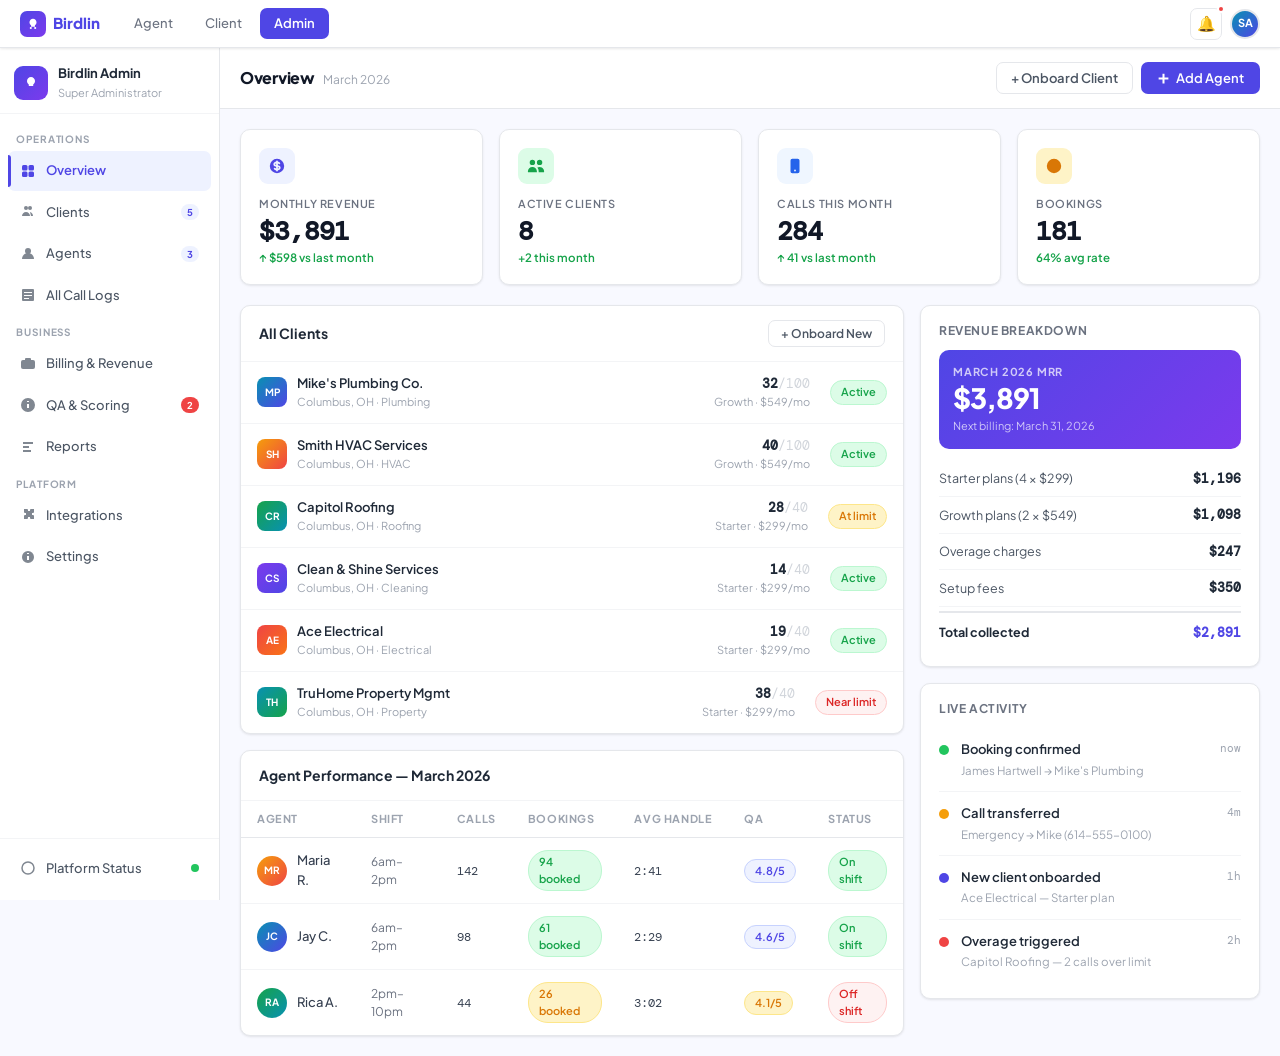
<file: admin_dashboard.html>
<!DOCTYPE html>
<html lang="en">
<head>
<meta charset="UTF-8"/>
<meta name="viewport" content="width=device-width,initial-scale=1.0"/>
<title>Admin Panel — Birdlin</title>
<link href="https://fonts.googleapis.com/css2?family=Plus+Jakarta+Sans:wght@400;500;600;700;800&family=DM+Mono:wght@400;500&display=swap" rel="stylesheet"/>
<link rel="stylesheet" href="assets/css/birdlin.css"/>
<script src="assets/js/birdlin.js"></script>
</head>
<body>

<!-- TOAST -->
<div id="toast"><span id="tmsg"></span></div>

<!-- TOP NAVIGATION -->
<div class="topnav">
  <a class="logo" href="login.html">
    <div class="logo-m"><svg viewBox="0 0 16 16"><path d="M8 2C5.8 2 4 3.8 4 6c0 1.4.7 2.6 1.8 3.4V11h4.4V9.4C11.3 8.6 12 7.4 12 6c0-2.2-1.8-4-4-4z"/><circle cx="5.5" cy="12.5" r="1.2"/><circle cx="10.5" cy="12.5" r="1.2"/></svg></div>
    Birdlin
  </a>
  <a class="navlink" href="agent_dashboard.html">Agent</a>
  <a class="navlink" href="client_dashboard.html">Client</a>
  <a class="navlink on" href="admin_dashboard.html">Admin</a>
  <div class="nav-right">
    <div class="dd-wrap notif-badge">
      <div class="nav-icon" onclick="toggleDd('notifDd')" style="font-size:15px">🔔</div>
      <div class="dd-menu" id="notifDd" style="min-width:300px">
        <div class="notif-hd"><span>Notifications</span><button onclick="toast('All marked read')">Mark all read</button></div>
        <div class="notif-item"><div class="notif-title">Overage triggered — Capitol Roofing</div><div class="notif-sub">28/40 calls — 2 over plan limit</div><div class="notif-time">2 hours ago</div></div>
        <div class="notif-item"><div class="notif-title">New client onboarded — Ace Electrical</div><div class="notif-sub">Starter plan · $299/mo</div><div class="notif-time">1 hour ago</div></div>
        <div class="notif-item"><div class="notif-title">Monthly invoice generated — $3,891</div><div class="notif-sub">March 2026 · Due Mar 31</div><div class="notif-time">Today</div></div>
      </div>
    </div>
    <div class="dd-wrap">
      <div class="nav-av" onclick="toggleDd('userDd')">SA</div>
      <div class="dd-menu" id="userDd">
        <div class="dd-head"><div class="dd-name">Super Admin</div><div class="dd-email">admin@birdlin.io · Platform Admin</div></div>
        <a class="dd-item" href="agent_dashboard.html"><svg viewBox="0 0 16 16" fill="currentColor"><circle cx="8" cy="5" r="3"/><path d="M2 13c0-3.3 2.7-6 6-6s6 2.7 6 6H2z"/></svg>Agent Dashboard</a>
        <a class="dd-item" href="client_dashboard.html"><svg viewBox="0 0 16 16" fill="currentColor"><rect x="2" y="2" width="5.5" height="5.5" rx="1.5"/><rect x="8.5" y="2" width="5.5" height="5.5" rx="1.5"/><rect x="2" y="8.5" width="5.5" height="5.5" rx="1.5"/><rect x="8.5" y="8.5" width="5.5" height="5.5" rx="1.5"/></svg>Client Portal</a>
        <div class="dd-sep"></div>
        <div class="dd-item danger" onclick="toast('Logged out')"><svg viewBox="0 0 16 16" fill="currentColor"><path d="M6 2H3a1 1 0 00-1 1v10a1 1 0 001 1h3M10 11l3-3-3-3M13 8H6" stroke="currentColor" stroke-width="1.5" fill="none"/></svg>Sign Out</div>
      </div>
    </div>
    <button class="ham" onclick="toggleSidebar()">☰</button>
  </div>
</div>

<!-- ONBOARD CLIENT MODAL -->
<div class="modal-bg" id="onboardModal">
  <div class="modal">
    <div class="modal-hd"><span class="modal-title">🏢 Onboard New Client</span><button class="modal-close" onclick="closeModal('onboardModal')">✕</button></div>
    <div class="modal-body">
      <div class="fg2">
        <div><div class="flbl">Business Name</div><input id="adClientName" class="inp" placeholder="e.g. Smith HVAC Services"/></div>
        <div><div class="flbl">Industry</div><select id="adClientIndustry" class="inp"><option>Plumbing</option><option>HVAC</option><option>Roofing</option><option>Electrical</option><option>Cleaning</option><option>Property Mgmt</option><option>Other</option></select></div>
      </div>
      <div class="fg2">
        <div><div class="flbl">Contact Name</div><input id="adClientContact" class="inp" placeholder="e.g. John Smith"/></div>
        <div><div class="flbl">Phone Number</div><input id="adClientPhone" class="inp" placeholder="+1 (000) 000-0000" style="font-family:var(--mono)"/></div>
      </div>
      <div class="fg2">
        <div><div class="flbl">Email Address</div><input id="adClientEmail" class="inp" type="email" placeholder="john@business.com"/></div>
        <div><div class="flbl">Plan</div><select id="adClientPlan" class="inp"><option>Starter — $299/mo (40 calls)</option><option>Growth — $549/mo (100 calls)</option><option>Enterprise — Custom</option></select></div>
      </div>
      <div><div class="flbl">City / State</div><input id="adClientCity" class="inp" placeholder="e.g. Columbus, OH"/></div>
    </div>
    <div class="modal-foot">
      <button class="bout" onclick="closeModal('onboardModal')">Cancel</button>
      <button class="bpri" onclick="onboardClient()">Onboard Client</button>
    </div>
  </div>
</div>

<!-- ADD AGENT MODAL -->
<div class="modal-bg" id="addAgentModal">
  <div class="modal">
    <div class="modal-hd"><span class="modal-title">👤 Add New Agent</span><button class="modal-close" onclick="closeModal('addAgentModal')">✕</button></div>
    <div class="modal-body">
      <div class="fg2">
        <div><div class="flbl">Full Name</div><input id="adAgentName" class="inp" placeholder="e.g. Maria Rodriguez"/></div>
        <div><div class="flbl">Email</div><input id="adAgentEmail" class="inp" type="email" placeholder="maria@birdlin.io"/></div>
      </div>
      <div class="fg2">
        <div><div class="flbl">Shift</div><select id="adAgentShift" class="inp"><option>6am – 2pm</option><option>2pm – 10pm</option><option>10pm – 6am</option><option>Flexible</option></select></div>
        <div><div class="flbl">Skills</div><select id="adAgentSkills" class="inp"><option>General</option><option>Plumbing</option><option>HVAC</option><option>Property</option></select></div>
      </div>
    </div>
    <div class="modal-foot">
      <button class="bout" onclick="closeModal('addAgentModal')">Cancel</button>
      <button class="bpri" onclick="addAdminAgent()">Add Agent</button>
    </div>
  </div>
</div>

<!-- APP -->
<div class="app">
  <!-- SIDEBAR -->
  <aside class="sb" id="sb">
    <div class="sb-brand">
      <div class="sb-av" style="background:linear-gradient(135deg,var(--ind),var(--pur));color:#fff"><svg width="16" height="16" viewBox="0 0 16 16" fill="white"><path d="M8 2C5.8 2 4 3.8 4 6c0 1.4.7 2.6 1.8 3.4V11h4.4V9.4C11.3 8.6 12 7.4 12 6c0-2.2-1.8-4-4-4z"/></svg></div>
      <div><div class="sb-name">Birdlin Admin</div><div class="sb-role">Super Administrator</div></div>
    </div>
    <div class="sb-nav">
      <div class="ng">Operations</div>
      <div class="ni on" onclick="nav('overview',this)"><svg class="ni-ic" viewBox="0 0 16 16" fill="currentColor"><rect x="2" y="2" width="5.5" height="5.5" rx="1.5"/><rect x="8.5" y="2" width="5.5" height="5.5" rx="1.5"/><rect x="2" y="8.5" width="5.5" height="5.5" rx="1.5"/><rect x="8.5" y="8.5" width="5.5" height="5.5" rx="1.5"/></svg>Overview</div>
      <div class="ni" onclick="nav('clients',this)"><svg class="ni-ic" viewBox="0 0 16 16" fill="currentColor"><circle cx="6" cy="4" r="2"/><circle cx="10" cy="4" r="2"/><path d="M2 12c0-2.2 1.8-4 4-4s4 1.8 4 4H2z"/><path d="M10 8c1.7.4 3 2 3 4h-2"/></svg>Clients<span class="nbg" id="adminClientCountBadge" style="margin-left:auto">8</span></div>
      <div class="ni" onclick="nav('agents',this)"><svg class="ni-ic" viewBox="0 0 16 16" fill="currentColor"><circle cx="8" cy="5" r="3"/><path d="M2 13c0-3.3 2.7-6 6-6s6 2.7 6 6H2z"/></svg>Agents<span class="nbg" id="adminAgentCountBadge" style="margin-left:auto">3</span></div>
      <div class="ni" onclick="nav('logs',this)"><svg class="ni-ic" viewBox="0 0 16 16" fill="currentColor"><path d="M3 2h10a1 1 0 011 1v10a1 1 0 01-1 1H3a1 1 0 01-1-1V3a1 1 0 011-1zm1 3v1h8V5H4zm0 3v1h8V8H4zm0 3v1h5v-1H4z"/></svg>All Call Logs</div>
      <div class="ng">Business</div>
      <div class="ni" onclick="nav('revenue',this)"><svg class="ni-ic" viewBox="0 0 16 16" fill="currentColor"><rect x="1" y="4" width="14" height="9" rx="2"/><path d="M5 4V3a1 1 0 011-1h4a1 1 0 011 1v1"/></svg>Billing & Revenue</div>
      <div class="ni" onclick="nav('qa',this)"><svg class="ni-ic" viewBox="0 0 16 16" fill="currentColor"><path d="M8 1a7 7 0 100 14A7 7 0 008 1zm1 10H7V7h2v4zm0-6H7V4h2v1z"/></svg>QA & Scoring<span class="nbadge">2</span></div>
      <div class="ni" onclick="nav('reports',this)"><svg class="ni-ic" viewBox="0 0 16 16" fill="currentColor"><path d="M3 3h10v2H3V3zm0 4h6v2H3V7zm0 4h8v2H3v-2z"/></svg>Reports</div>
      <div class="ng">Platform</div>
      <div class="ni" onclick="nav('integrations',this)"><svg class="ni-ic" viewBox="0 0 16 16" fill="currentColor"><path d="M10 3a1 1 0 011-1h3v3a1 1 0 01-1 1h-1v2h1a1 1 0 011 1v3h-3a1 1 0 01-1-1v-1H8v1a1 1 0 01-1 1H4V9a1 1 0 011-1h1V6H5a1 1 0 01-1-1V2h3a1 1 0 011 1v1h2V3z"/></svg>Integrations</div>
      <div class="ni" onclick="nav('settings',this)"><svg class="ni-ic" viewBox="0 0 16 16" fill="currentColor"><path d="M8 2a6 6 0 100 12A6 6 0 008 2zm1 9H7V7h2v4zm0-6H7V4h2v1z"/></svg>Settings</div>
    </div>
    <div class="sb-foot">
      <div class="ni"><svg class="ni-ic" viewBox="0 0 16 16" fill="currentColor"><circle cx="8" cy="8" r="6" stroke="currentColor" stroke-width="1.5" fill="none"/></svg>Platform Status<span style="margin-left:auto;width:8px;height:8px;border-radius:50%;background:var(--grn-m);flex-shrink:0"></span></div>
    </div>
  </aside>

  <!-- MAIN CONTENT -->
  <div class="mc">
    <div class="topbar">
      <div><span class="tb-title" id="ptitle">Overview</span><span class="tb-sub">March 2026</span></div>
      <div class="tb-right">
        <button class="bout" onclick="openModal('onboardModal')">+ Onboard Client</button>
        <button class="bpri" onclick="openModal('addAgentModal')"><svg width="12" height="12" viewBox="0 0 16 16" fill="white"><path d="M8 2v12M2 8h12" stroke="white" stroke-width="2.5"/></svg>Add Agent</button>
      </div>
    </div>

    <div class="page">

      <!-- OVERVIEW -->
      <div class="sec on" id="sec-overview">
        <div class="mg">
          <div class="mcard"><div class="mic" style="background:#EEF2FF"><svg viewBox="0 0 20 20" fill="#4F46E5"><path d="M8.433 7.418c.155-.103.346-.196.567-.267v1.698a2.305 2.305 0 01-.567-.267C8.07 8.34 8 8.114 8 8c0-.114.07-.34.433-.582zM11 12.849v-1.698c.22.071.412.164.567.267.364.243.433.468.433.582 0 .114-.07.34-.433.582a2.305 2.305 0 01-.567.267z"/><path fill-rule="evenodd" d="M10 18a8 8 0 100-16 8 8 0 000 16zm1-13a1 1 0 10-2 0v.092a4.535 4.535 0 00-1.676.662C6.602 6.234 6 7.009 6 8c0 .99.602 1.765 1.324 2.246.48.32 1.054.545 1.676.662v1.941c-.391-.127-.68-.317-.843-.504a1 1 0 10-1.51 1.31c.562.649 1.413 1.076 2.353 1.253V15a1 1 0 102 0v-.092a4.535 4.535 0 001.676-.662C13.398 13.766 14 12.991 14 12c0-.99-.602-1.765-1.324-2.246A4.535 4.535 0 0011 9.092V7.151c.391.127.68.317.843.504a1 1 0 101.511-1.31c-.563-.649-1.413-1.076-2.354-1.253V5z" clip-rule="evenodd"/></svg></div><div class="ml">Monthly Revenue</div><div class="mv">$3,891</div><div class="mch cup">↑ $598 vs last month</div></div>
          <div class="mcard"><div class="mic" style="background:#DCFCE7"><svg viewBox="0 0 20 20" fill="#16A34A"><path d="M9 6a3 3 0 11-6 0 3 3 0 016 0zM17 6a3 3 0 11-6 0 3 3 0 016 0zM12.93 17c.046-.327.07-.66.07-1a6.97 6.97 0 00-1.5-4.33A5 5 0 0119 16v1h-6.07zM6 11a5 5 0 015 5v1H1v-1a5 5 0 015-5z"/></svg></div><div class="ml">Active Clients</div><div class="mv">8</div><div class="mch cup">+2 this month</div></div>
          <div class="mcard"><div class="mic" style="background:#EFF6FF"><svg viewBox="0 0 20 20" fill="#2563EB"><path fill-rule="evenodd" d="M7 2a2 2 0 00-2 2v12a2 2 0 002 2h6a2 2 0 002-2V4a2 2 0 00-2-2H7zm3 14a1 1 0 100-2 1 1 0 000 2z" clip-rule="evenodd"/></svg></div><div class="ml">Calls This Month</div><div class="mv">284</div><div class="mch cup">↑ 41 vs last month</div></div>
          <div class="mcard"><div class="mic" style="background:#FEF3C7"><svg viewBox="0 0 20 20" fill="#D97706"><path d="M10 18a8 8 0 100-16 8 8 0 000 16zm3.707-9.293a1 1 0 00-1.414-1.414L9 10.586 7.707 9.293a1 1 0 00-1.414 1.414l2 2a1 1 0 001.414 0l4-4z"/></svg></div><div class="ml">Bookings</div><div class="mv">181</div><div class="mch cup">64% avg rate</div></div>
        </div>
        <div class="tc2">
          <!-- Clients + Agent Performance -->
          <div style="display:flex;flex-direction:column;gap:16px">
            <div class="card">
              <div class="ch"><span class="ct">All Clients</span><button class="bout" style="font-size:12px;padding:5px 12px" onclick="openModal('onboardModal')">+ Onboard New</button></div>
              <div class="clr"><div class="av" style="background:linear-gradient(135deg,#0891B2,#4F46E5);color:#fff;font-size:10px;border-radius:8px">MP</div><div class="cli"><div class="cln">Mike's Plumbing Co.</div><div class="clm">Columbus, OH · Plumbing</div></div><div class="clu"><div class="clc">32<span style="color:var(--g300);font-weight:400">/100</span></div><div class="clp">Growth · $549/mo</div></div><span class="pill pg">Active</span></div>
              <div class="clr"><div class="av" style="background:linear-gradient(135deg,#F59E0B,#EF4444);color:#fff;font-size:10px;border-radius:8px">SH</div><div class="cli"><div class="cln">Smith HVAC Services</div><div class="clm">Columbus, OH · HVAC</div></div><div class="clu"><div class="clc">40<span style="color:var(--g300);font-weight:400">/100</span></div><div class="clp">Growth · $549/mo</div></div><span class="pill pg">Active</span></div>
              <div class="clr"><div class="av" style="background:linear-gradient(135deg,#16A34A,#0891B2);color:#fff;font-size:10px;border-radius:8px">CR</div><div class="cli"><div class="cln">Capitol Roofing</div><div class="clm">Columbus, OH · Roofing</div></div><div class="clu"><div class="clc">28<span style="color:var(--g300);font-weight:400">/40</span></div><div class="clp">Starter · $299/mo</div></div><span class="pill pa">At limit</span></div>
              <div class="clr"><div class="av" style="background:linear-gradient(135deg,#7C3AED,#4F46E5);color:#fff;font-size:10px;border-radius:8px">CS</div><div class="cli"><div class="cln">Clean &amp; Shine Services</div><div class="clm">Columbus, OH · Cleaning</div></div><div class="clu"><div class="clc">14<span style="color:var(--g300);font-weight:400">/40</span></div><div class="clp">Starter · $299/mo</div></div><span class="pill pg">Active</span></div>
              <div class="clr"><div class="av" style="background:linear-gradient(135deg,#EF4444,#F97316);color:#fff;font-size:10px;border-radius:8px">AE</div><div class="cli"><div class="cln">Ace Electrical</div><div class="clm">Columbus, OH · Electrical</div></div><div class="clu"><div class="clc">19<span style="color:var(--g300);font-weight:400">/40</span></div><div class="clp">Starter · $299/mo</div></div><span class="pill pg">Active</span></div>
              <div class="clr"><div class="av" style="background:linear-gradient(135deg,#0891B2,#16A34A);color:#fff;font-size:10px;border-radius:8px">TH</div><div class="cli"><div class="cln">TruHome Property Mgmt</div><div class="clm">Columbus, OH · Property</div></div><div class="clu"><div class="clc">38<span style="color:var(--g300);font-weight:400">/40</span></div><div class="clp">Starter · $299/mo</div></div><span class="pill pr">Near limit</span></div>
            </div>
            <div class="card">
              <div class="ch"><span class="ct">Agent Performance — March 2026</span></div>
              <table class="dt">
                <thead><tr><th>Agent</th><th>Shift</th><th>Calls</th><th>Bookings</th><th>Avg Handle</th><th>QA</th><th>Status</th></tr></thead>
                <tbody>
                  <tr><td><div class="cr"><div class="av avc" style="background:linear-gradient(135deg,#F59E0B,#EF4444);color:#fff">MR</div><div style="font-weight:500">Maria R.</div></div></td><td style="font-size:12px;color:var(--g500)">6am–2pm</td><td style="font-family:var(--mono);font-size:12px">142</td><td><span class="pill pg">94 booked</span></td><td style="font-family:var(--mono);font-size:12px">2:41</td><td><span class="pill pi">4.8/5</span></td><td><span class="pill pg">On shift</span></td></tr>
                  <tr><td><div class="cr"><div class="av avc" style="background:linear-gradient(135deg,#0891B2,#4F46E5);color:#fff">JC</div><div style="font-weight:500">Jay C.</div></div></td><td style="font-size:12px;color:var(--g500)">6am–2pm</td><td style="font-family:var(--mono);font-size:12px">98</td><td><span class="pill pg">61 booked</span></td><td style="font-family:var(--mono);font-size:12px">2:29</td><td><span class="pill pi">4.6/5</span></td><td><span class="pill pg">On shift</span></td></tr>
                  <tr><td><div class="cr"><div class="av avc" style="background:linear-gradient(135deg,#16A34A,#0891B2);color:#fff">RA</div><div style="font-weight:500">Rica A.</div></div></td><td style="font-size:12px;color:var(--g500)">2pm–10pm</td><td style="font-family:var(--mono);font-size:12px">44</td><td><span class="pill pa">26 booked</span></td><td style="font-family:var(--mono);font-size:12px">3:02</td><td><span class="pill pa">4.1/5</span></td><td><span class="pill pr">Off shift</span></td></tr>
                </tbody>
              </table>
            </div>
          </div>
          <!-- Revenue + Live Activity -->
          <div style="display:flex;flex-direction:column;gap:16px">
            <div class="card cb">
              <div style="font-size:12px;font-weight:700;color:var(--g500);margin-bottom:10px;text-transform:uppercase;letter-spacing:.6px">Revenue Breakdown</div>
              <div class="bp" style="padding:14px;margin-bottom:12px"><div class="bpn">March 2026 MRR</div><div class="bpp">$3,891</div><div style="margin-top:6px;font-size:11px;opacity:.7">Next billing: March 31, 2026</div></div>
              <div class="sr"><span class="srlab">Starter plans (4 × $299)</span><span class="srval">$1,196</span></div>
              <div class="sr"><span class="srlab">Growth plans (2 × $549)</span><span class="srval">$1,098</span></div>
              <div class="sr"><span class="srlab">Overage charges</span><span class="srval">$247</span></div>
              <div class="sr"><span class="srlab">Setup fees</span><span class="srval">$350</span></div>
              <div class="sr" style="border-top:2px solid var(--g200);padding-top:10px;margin-top:4px"><span class="srlab" style="font-weight:700;color:var(--g800)">Total collected</span><span class="srval" style="color:var(--ind)">$2,891</span></div>
            </div>
            <div class="card cb">
              <div style="font-size:12px;font-weight:700;color:var(--g500);margin-bottom:10px;text-transform:uppercase;letter-spacing:.6px">Live Activity</div>
              <div class="ai"><div class="ad" style="background:var(--grn-m)"></div><div class="ac"><div class="at">Booking confirmed</div><div class="as">James Hartwell → Mike's Plumbing</div></div><div class="atime">now</div></div>
              <div class="ai"><div class="ad" style="background:var(--amb-m)"></div><div class="ac"><div class="at">Call transferred</div><div class="as">Emergency → Mike (614-555-0100)</div></div><div class="atime">4m</div></div>
              <div class="ai"><div class="ad" style="background:var(--ind)"></div><div class="ac"><div class="at">New client onboarded</div><div class="as">Ace Electrical — Starter plan</div></div><div class="atime">1h</div></div>
              <div class="ai"><div class="ad" style="background:var(--red-m)"></div><div class="ac"><div class="at">Overage triggered</div><div class="as">Capitol Roofing — 2 calls over limit</div></div><div class="atime">2h</div></div>
            </div>
          </div>
        </div>
      </div>

      <!-- CLIENTS -->
      <div class="sec" id="sec-clients">
        <div class="card">
          <div class="ch"><span class="ct">All Clients</span><div style="display:flex;gap:8px"><input class="inp" style="width:180px" placeholder="Search clients…" oninput="filterTbl('clientsTbl',this)"/><button class="bpri" onclick="openModal('onboardModal')">+ Onboard</button></div></div>
          <table class="dt" id="clientsTbl">
            <thead><tr><th>Client</th><th>Plan</th><th>Monthly</th><th>Calls Used</th><th>Status</th><th>Actions</th></tr></thead>
            <tbody>
              <tr><td><div class="cr"><div class="av" style="background:linear-gradient(135deg,#0891B2,#4F46E5);color:#fff;font-size:10px;border-radius:8px">MP</div><div><div style="font-weight:600">Mike's Plumbing Co.</div><div style="font-size:11px;color:var(--g400)">Columbus, OH · mike@mikesplumbing.com</div></div></div></td><td><span class="pill pi">Growth</span></td><td style="font-family:var(--mono);font-size:12.5px">$549</td><td style="font-family:var(--mono);font-size:12px">32/100</td><td><span class="pill pg">Active</span></td><td><button class="bout" style="font-size:11px;padding:4px 10px" onclick="toast('Viewing client…')">View</button></td></tr>
              <tr><td><div class="cr"><div class="av" style="background:linear-gradient(135deg,#F59E0B,#EF4444);color:#fff;font-size:10px;border-radius:8px">SH</div><div><div style="font-weight:600">Smith HVAC Services</div><div style="font-size:11px;color:var(--g400)">Columbus, OH · smith@smithhvac.com</div></div></div></td><td><span class="pill pi">Growth</span></td><td style="font-family:var(--mono);font-size:12.5px">$549</td><td style="font-family:var(--mono);font-size:12px">40/100</td><td><span class="pill pg">Active</span></td><td><button class="bout" style="font-size:11px;padding:4px 10px" onclick="toast('Viewing client…')">View</button></td></tr>
              <tr><td><div class="cr"><div class="av" style="background:linear-gradient(135deg,#16A34A,#0891B2);color:#fff;font-size:10px;border-radius:8px">CR</div><div><div style="font-weight:600">Capitol Roofing</div><div style="font-size:11px;color:var(--g400)">Columbus, OH · info@capitolroofing.com</div></div></div></td><td><span class="pill pg">Starter</span></td><td style="font-family:var(--mono);font-size:12.5px">$299</td><td style="font-family:var(--mono);font-size:12px">28/40</td><td><span class="pill pa">At limit</span></td><td><button class="bout" style="font-size:11px;padding:4px 10px" onclick="toast('Viewing client…')">View</button></td></tr>
              <tr><td><div class="cr"><div class="av" style="background:linear-gradient(135deg,#7C3AED,#4F46E5);color:#fff;font-size:10px;border-radius:8px">CS</div><div><div style="font-weight:600">Clean &amp; Shine Services</div><div style="font-size:11px;color:var(--g400)">Columbus, OH · hello@cleanshine.com</div></div></div></td><td><span class="pill pg">Starter</span></td><td style="font-family:var(--mono);font-size:12.5px">$299</td><td style="font-family:var(--mono);font-size:12px">14/40</td><td><span class="pill pg">Active</span></td><td><button class="bout" style="font-size:11px;padding:4px 10px" onclick="toast('Viewing client…')">View</button></td></tr>
              <tr><td><div class="cr"><div class="av" style="background:linear-gradient(135deg,#EF4444,#F97316);color:#fff;font-size:10px;border-radius:8px">AE</div><div><div style="font-weight:600">Ace Electrical</div><div style="font-size:11px;color:var(--g400)">Columbus, OH · ace@aceelectrical.com</div></div></div></td><td><span class="pill pg">Starter</span></td><td style="font-family:var(--mono);font-size:12.5px">$299</td><td style="font-family:var(--mono);font-size:12px">19/40</td><td><span class="pill pg">Active</span></td><td><button class="bout" style="font-size:11px;padding:4px 10px" onclick="toast('Viewing client…')">View</button></td></tr>
            </tbody>
          </table>
        </div>
      </div>

      <!-- AGENTS -->
      <div class="sec" id="sec-agents">
        <div class="card">
          <div class="ch"><span class="ct">Agents</span><button class="bpri" onclick="openModal('addAgentModal')">+ Add Agent</button></div>
          <table class="dt" id="agentsTbl">
            <thead><tr><th>Agent</th><th>Shift</th><th>Calls This Month</th><th>Bookings</th><th>Avg Handle</th><th>QA Score</th><th>Status</th></tr></thead>
            <tbody>
              <tr><td><div class="cr"><div class="av avc" style="background:linear-gradient(135deg,#F59E0B,#EF4444);color:#fff">MR</div><div><div style="font-weight:600">Maria Rodriguez</div><div style="font-size:11px;color:var(--g400)">maria@birdlin.io · Ext. 101</div></div></div></td><td style="font-size:12px;color:var(--g500)">6am–2pm</td><td style="font-family:var(--mono)">142</td><td><span class="pill pg">94 booked</span></td><td style="font-family:var(--mono);font-size:12px">2:41</td><td><span class="pill pi">4.8 / 5</span></td><td><span class="pill pg">On shift</span></td></tr>
              <tr><td><div class="cr"><div class="av avc" style="background:linear-gradient(135deg,#0891B2,#4F46E5);color:#fff">JC</div><div><div style="font-weight:600">Jay Chen</div><div style="font-size:11px;color:var(--g400)">jay@birdlin.io · Ext. 102</div></div></div></td><td style="font-size:12px;color:var(--g500)">6am–2pm</td><td style="font-family:var(--mono)">98</td><td><span class="pill pg">61 booked</span></td><td style="font-family:var(--mono);font-size:12px">2:29</td><td><span class="pill pi">4.6 / 5</span></td><td><span class="pill pg">On shift</span></td></tr>
              <tr><td><div class="cr"><div class="av avc" style="background:linear-gradient(135deg,#16A34A,#0891B2);color:#fff">RA</div><div><div style="font-weight:600">Rica Alonzo</div><div style="font-size:11px;color:var(--g400)">rica@birdlin.io · Ext. 103</div></div></div></td><td style="font-size:12px;color:var(--g500)">2pm–10pm</td><td style="font-family:var(--mono)">44</td><td><span class="pill pa">26 booked</span></td><td style="font-family:var(--mono);font-size:12px">3:02</td><td><span class="pill pa">4.1 / 5</span></td><td><span class="pill pr">Off shift</span></td></tr>
            </tbody>
          </table>
        </div>
      </div>

      <!-- ALL CALL LOGS -->
      <div class="sec" id="sec-logs">
        <div class="card">
          <div class="ch"><span class="ct">All Call Logs</span><input class="inp" style="width:200px" placeholder="Search logs…" oninput="filterTbl('logsTbl',this)"/></div>
          <table class="dt" id="logsTbl">
            <thead><tr><th>Caller</th><th>Client</th><th>Agent</th><th>Time</th><th>Duration</th><th>Outcome</th></tr></thead>
            <tbody>
              <tr><td><div class="cr"><div class="av" style="background:#DCFCE7;color:#16A34A">JH</div><div><div style="font-weight:500">James Hartwell</div><div style="font-size:11px;color:var(--g400);font-family:var(--mono)">+1 614-555-0391</div></div></div></td><td>Mike's Plumbing</td><td style="font-size:12px">Maria R.</td><td style="font-family:var(--mono);font-size:12px">11:42 AM</td><td style="font-family:var(--mono);font-size:12px">3:12</td><td><span class="pill pg">Booked</span></td></tr>
              <tr><td><div class="cr"><div class="av" style="background:#FFF7ED;color:#D97706">LP</div><div><div style="font-weight:500">Linda Park</div><div style="font-size:11px;color:var(--g400);font-family:var(--mono)">+1 614-555-0821</div></div></div></td><td>Mike's Plumbing</td><td style="font-size:12px">Maria R.</td><td style="font-family:var(--mono);font-size:12px">11:29 AM</td><td style="font-family:var(--mono);font-size:12px">1:05</td><td><span class="pill pa">Transferred</span></td></tr>
              <tr><td><div class="cr"><div class="av" style="background:#EFF6FF;color:#2563EB">RK</div><div><div style="font-weight:500">Robert Kim</div><div style="font-size:11px;color:var(--g400);font-family:var(--mono)">+1 614-555-0209</div></div></div></td><td>Smith HVAC</td><td style="font-size:12px">Jay C.</td><td style="font-family:var(--mono);font-size:12px">11:14 AM</td><td style="font-family:var(--mono);font-size:12px">2:47</td><td><span class="pill pg">Booked</span></td></tr>
            </tbody>
          </table>
        </div>
      </div>

      <!-- BILLING & REVENUE -->
      <div class="sec" id="sec-revenue">
        <div class="g2">
          <div class="card">
            <div class="ch"><span class="ct">Invoice History</span><button class="bout" style="font-size:12px;padding:5px 12px" onclick="toast('Downloading…')">Export CSV</button></div>
            <table class="dt">
              <thead><tr><th>Invoice</th><th>Period</th><th>Clients</th><th>Amount</th><th>Status</th><th>Action</th></tr></thead>
              <tbody>
                <tr><td style="font-family:var(--mono);font-size:12px">#INV-2026-03</td><td style="font-size:12px;color:var(--g500)">March 2026</td><td style="font-size:12px">8</td><td style="font-family:var(--mono);font-weight:700">$3,891</td><td><span class="pill pa">Pending</span></td><td><button class="bout" style="font-size:11px;padding:4px 10px" onclick="toast('Opening invoice…')">View</button></td></tr>
                <tr><td style="font-family:var(--mono);font-size:12px">#INV-2026-02</td><td style="font-size:12px;color:var(--g500)">February 2026</td><td style="font-size:12px">6</td><td style="font-family:var(--mono);font-weight:700">$3,293</td><td><span class="pill pg">Paid</span></td><td><button class="bout" style="font-size:11px;padding:4px 10px" onclick="toast('Opening invoice…')">View</button></td></tr>
                <tr><td style="font-family:var(--mono);font-size:12px">#INV-2026-01</td><td style="font-size:12px;color:var(--g500)">January 2026</td><td style="font-size:12px">5</td><td style="font-family:var(--mono);font-weight:700">$2,047</td><td><span class="pill pg">Paid</span></td><td><button class="bout" style="font-size:11px;padding:4px 10px" onclick="toast('Opening invoice…')">View</button></td></tr>
              </tbody>
            </table>
          </div>
          <div class="card cb">
            <div style="font-size:12px;font-weight:700;color:var(--g500);margin-bottom:10px;text-transform:uppercase;letter-spacing:.6px">March 2026 Breakdown</div>
            <div class="bp" style="padding:14px;margin-bottom:12px"><div class="bpn">Total MRR</div><div class="bpp">$3,891</div><div style="margin-top:6px;font-size:11px;opacity:.7">+18% month-over-month</div></div>
            <div class="sr"><span class="srlab">Starter plans (4 × $299)</span><span class="srval">$1,196</span></div>
            <div class="sr"><span class="srlab">Growth plans (2 × $549)</span><span class="srval">$1,098</span></div>
            <div class="sr"><span class="srlab">Overage charges</span><span class="srval">$247</span></div>
            <div class="sr"><span class="srlab">Setup fees (1 new client)</span><span class="srval">$350</span></div>
            <div class="sr"><span class="srlab">Stripe processing (2.9%)</span><span class="srval" style="color:var(--red)">-$113</span></div>
            <div class="sr" style="border-top:2px solid var(--g200);padding-top:10px;margin-top:4px"><span class="srlab" style="font-weight:700;color:var(--g800)">Net Revenue</span><span class="srval" style="color:var(--ind)">$3,778</span></div>
          </div>
        </div>
      </div>

      <!-- QA & SCORING -->
      <div class="sec" id="sec-qa">
        <div class="card">
          <div class="ch"><span class="ct">QA Reviews Needed</span></div>
          <table class="dt">
            <thead><tr><th>Call</th><th>Agent</th><th>Client</th><th>Duration</th><th>Issue Flag</th><th>Action</th></tr></thead>
            <tbody>
              <tr><td style="font-family:var(--mono);font-size:12px">Mar 25 · 09:14 AM</td><td><div class="cr"><div class="av avc" style="background:linear-gradient(135deg,#16A34A,#0891B2);color:#fff;width:24px;height:24px;font-size:9px">RA</div><span>Rica A.</span></div></td><td>Clean &amp; Shine</td><td style="font-family:var(--mono);font-size:12px">5:18</td><td><span class="pill pa">Long handle time</span></td><td><button class="bout" style="font-size:11px;padding:4px 10px" onclick="toast('Opening call recording…')">Review</button></td></tr>
              <tr><td style="font-family:var(--mono);font-size:12px">Mar 24 · 14:52 PM</td><td><div class="cr"><div class="av avc" style="background:linear-gradient(135deg,#16A34A,#0891B2);color:#fff;width:24px;height:24px;font-size:9px">RA</div><span>Rica A.</span></div></td><td>Capitol Roofing</td><td style="font-family:var(--mono);font-size:12px">4:45</td><td><span class="pill pr">No booking captured</span></td><td><button class="bout" style="font-size:11px;padding:4px 10px" onclick="toast('Opening call recording…')">Review</button></td></tr>
            </tbody>
          </table>
        </div>
      </div>

      <!-- REPORTS -->
      <div class="sec" id="sec-reports">
        <div class="grid-2">
          <div class="card cb"><div class="ch"><span class="ct">Monthly Summary Report</span></div><div class="cb"><p style="font-size:13px;color:var(--g600);line-height:1.7">Generate a full platform report for March 2026 including calls, bookings, revenue, agent performance, and client usage.</p><br/><button class="bpri" onclick="toast('Generating PDF report…')">Generate PDF Report</button></div></div>
          <div class="card cb"><div class="ch"><span class="ct">Client Usage Report</span></div><div class="cb"><p style="font-size:13px;color:var(--g600);line-height:1.7">Per-client breakdown of calls, bookings, overages, and billing for the current cycle.</p><br/><button class="bpri" onclick="toast('Generating usage report…')">Export Client Report</button></div></div>
        </div>
      </div>

      <!-- INTEGRATIONS -->
      <div class="sec" id="sec-integrations">
        <div class="grid-2-tight">
          <div class="card cb"><div style="display:flex;align-items:center;gap:12px;margin-bottom:10px"><div style="font-size:24px">📞</div><div><div style="font-weight:700;font-size:14px">Twilio</div><div style="font-size:12px;color:var(--g400)">Call routing & recording</div></div><span class="pill pg" style="margin-left:auto">Connected</span></div><div style="font-size:12px;color:var(--g500)">Account: AC3f4e8b · Region: us-east-1 · 8 numbers active</div></div>
          <div class="card cb"><div style="display:flex;align-items:center;gap:12px;margin-bottom:10px"><div style="font-size:24px">💳</div><div><div style="font-weight:700;font-size:14px">Stripe</div><div style="font-size:12px;color:var(--g400)">Billing & subscriptions</div></div><span class="pill pg" style="margin-left:auto">Connected</span></div><div style="font-size:12px;color:var(--g500)">Live mode · Auto-billing enabled · Webhooks active</div></div>
          <div class="card cb"><div style="display:flex;align-items:center;gap:12px;margin-bottom:10px"><div style="font-size:24px">📅</div><div><div style="font-weight:700;font-size:14px">Google Calendar</div><div style="font-size:12px;color:var(--g400)">Booking sync</div></div><span class="pill pg" style="margin-left:auto">Connected</span></div><div style="font-size:12px;color:var(--g500)">6 client calendars synced · Last sync: 2 min ago</div></div>
          <div class="card cb"><div style="display:flex;align-items:center;gap:12px;margin-bottom:10px"><div style="font-size:24px">📆</div><div><div style="font-weight:700;font-size:14px">Outlook Calendar</div><div style="font-size:12px;color:var(--g400)">Microsoft booking sync</div></div><span class="pill pa" style="margin-left:auto">2 pending</span></div><div style="font-size:12px;color:var(--g500)">2 clients using Outlook · Auth renewal needed</div><button class="bout" style="margin-top:10px;font-size:12px" onclick="toast('Reconnecting Outlook…')">Reconnect</button></div>
          <div class="card cb"><div style="display:flex;align-items:center;gap:12px;margin-bottom:10px"><div style="font-size:24px">⚡</div><div><div style="font-weight:700;font-size:14px">Zapier / Make</div><div style="font-size:12px;color:var(--g400)">Automation workflows</div></div><span class="pill pg" style="margin-left:auto">Active</span></div><div style="font-size:12px;color:var(--g500)">3 active zaps · HubSpot, Slack, Google Sheets</div></div>
          <div class="card cb"><div style="display:flex;align-items:center;gap:12px;margin-bottom:10px"><div style="font-size:24px">🔗</div><div><div style="font-weight:700;font-size:14px">Webhooks</div><div style="font-size:12px;color:var(--g400)">Custom event delivery</div></div><span class="pill pi" style="margin-left:auto">5 endpoints</span></div><div style="font-size:12px;color:var(--g500)">booking.created · call.ended · lead.captured events</div></div>
        </div>
      </div>

      <!-- SETTINGS -->
      <div class="sec" id="sec-settings">
        <div style="max-width:600px">
          <div class="card cb" style="margin-bottom:14px">
            <div style="font-size:13px;font-weight:700;color:var(--g800);margin-bottom:14px">Platform Settings</div>
            <div class="fgrp"><label class="flbl">Platform Name</label><input class="inp" value="Birdlin"/></div>
            <div class="fgrp"><label class="flbl">Support Email</label><input class="inp" type="email" value="support@birdlin.io"/></div>
            <div class="fgrp"><label class="flbl">Default Plan</label><select class="inp"><option>Starter — $299/mo</option><option>Growth — $549/mo</option></select></div>
            <button class="bpri" onclick="toast('Settings saved ✓')">Save Changes</button>
          </div>
        </div>
      </div>

    </div><!-- /page -->
  </div><!-- /mc -->
</div><!-- /app -->

<!-- Init: show first section -->
<script>
function appendAdminClientRow(client){
  const table = document.querySelector('#clientsTbl tbody');
  if(!table) return;
  const initials = BirdlinUI.initials(client.name || 'NC');
  const monthly = client.plan.includes('Growth') ? '$549' : '$299';
  const row = document.createElement('tr');
  row.innerHTML = `<td><div class="cr"><div class="av" style="background:linear-gradient(135deg,#0891B2,#4F46E5);color:#fff;font-size:10px;border-radius:8px">${initials}</div><div><div style="font-weight:600">${client.name}</div><div style="font-size:11px;color:var(--g400)">${client.city || 'Columbus, OH'} · ${client.email || '-'}</div></div></div></td><td><span class="pill ${client.plan.includes('Growth') ? 'pi' : 'pg'}">${client.plan.includes('Growth') ? 'Growth' : 'Starter'}</span></td><td style="font-family:var(--mono);font-size:12.5px">${monthly}</td><td style="font-family:var(--mono);font-size:12px">0/${client.plan.includes('Growth') ? '100' : '40'}</td><td><span class="pill pg">Active</span></td><td><button class="bout" style="font-size:11px;padding:4px 10px" onclick="toast('Viewing client…')">View</button></td>`;
  table.prepend(row);
  syncAdminCounts();
}

function appendAdminAgentRow(agent){
  const table = document.querySelector('#agentsTbl tbody');
  if(!table) return;
  const initials = BirdlinUI.initials(agent.name || 'NA');
  const row = document.createElement('tr');
  row.innerHTML = `<td><div class="cr"><div class="av avc" style="background:linear-gradient(135deg,#16A34A,#0891B2);color:#fff">${initials}</div><div><div style="font-weight:600">${agent.name}</div><div style="font-size:11px;color:var(--g400)">${agent.email || '-'} · ${agent.skills || 'General'}</div></div></div></td><td style="font-size:12px;color:var(--g500)">${agent.shift || 'Flexible'}</td><td style="font-family:var(--mono)">0</td><td><span class="pill pa">0 booked</span></td><td style="font-family:var(--mono);font-size:12px">--:--</td><td><span class="pill pa">N/A</span></td><td><span class="pill pg">On shift</span></td>`;
  table.prepend(row);
  syncAdminCounts();
}

function syncAdminCounts(){
  const clientCount = document.querySelectorAll('#clientsTbl tbody tr').length;
  const agentCount = document.querySelectorAll('#agentsTbl tbody tr').length;
  const cBadge = document.getElementById('adminClientCountBadge');
  const aBadge = document.getElementById('adminAgentCountBadge');
  if(cBadge) cBadge.textContent = String(clientCount);
  if(aBadge) aBadge.textContent = String(agentCount);
}

function onboardClient(){
  const name = (document.getElementById('adClientName')?.value || '').trim();
  const industry = document.getElementById('adClientIndustry')?.value || 'General';
  const email = (document.getElementById('adClientEmail')?.value || '').trim();
  const contact = (document.getElementById('adClientContact')?.value || '').trim();
  const city = (document.getElementById('adClientCity')?.value || '').trim();
  const plan = document.getElementById('adClientPlan')?.value || 'Starter';
  if(!name){
    toast('Business name is required');
    return;
  }
  const payload = {name,industry,email,contact,city,plan};
  appendAdminClientRow(payload);
  BirdlinStore.addAdminClient(payload);
  BirdlinStore.addNotification({title:'New client onboarded',sub:`${name} • ${plan}`,time:'now'});
  BirdlinUI.appendTopNotification({title:'New client onboarded',sub:`${name} • ${plan}`,time:'now'});
  closeModal('onboardModal');
  toast('Client onboarded and platform list updated');
}

function addAdminAgent(){
  const name = (document.getElementById('adAgentName')?.value || '').trim();
  const email = (document.getElementById('adAgentEmail')?.value || '').trim();
  const shift = document.getElementById('adAgentShift')?.value || 'Flexible';
  const skills = document.getElementById('adAgentSkills')?.value || 'General';
  if(!name){
    toast('Agent name is required');
    return;
  }
  const payload = {name,email,shift,skills};
  appendAdminAgentRow(payload);
  BirdlinStore.addAdminAgent(payload);
  BirdlinStore.addNotification({title:'Agent added',sub:`${name} • ${shift}`,time:'now'});
  BirdlinUI.appendTopNotification({title:'Agent added',sub:`${name} • ${shift}`,time:'now'});
  closeModal('addAgentModal');
  toast('Agent added to roster');
}

document.addEventListener('DOMContentLoaded', () => {
  document.getElementById('sec-overview').classList.add('on');
  const state = BirdlinStore.getState();
  state.custom.adminClients.forEach(appendAdminClientRow);
  state.custom.adminAgents.forEach(appendAdminAgentRow);
  syncAdminCounts();
});
</script>
</body>
</html>
</file>
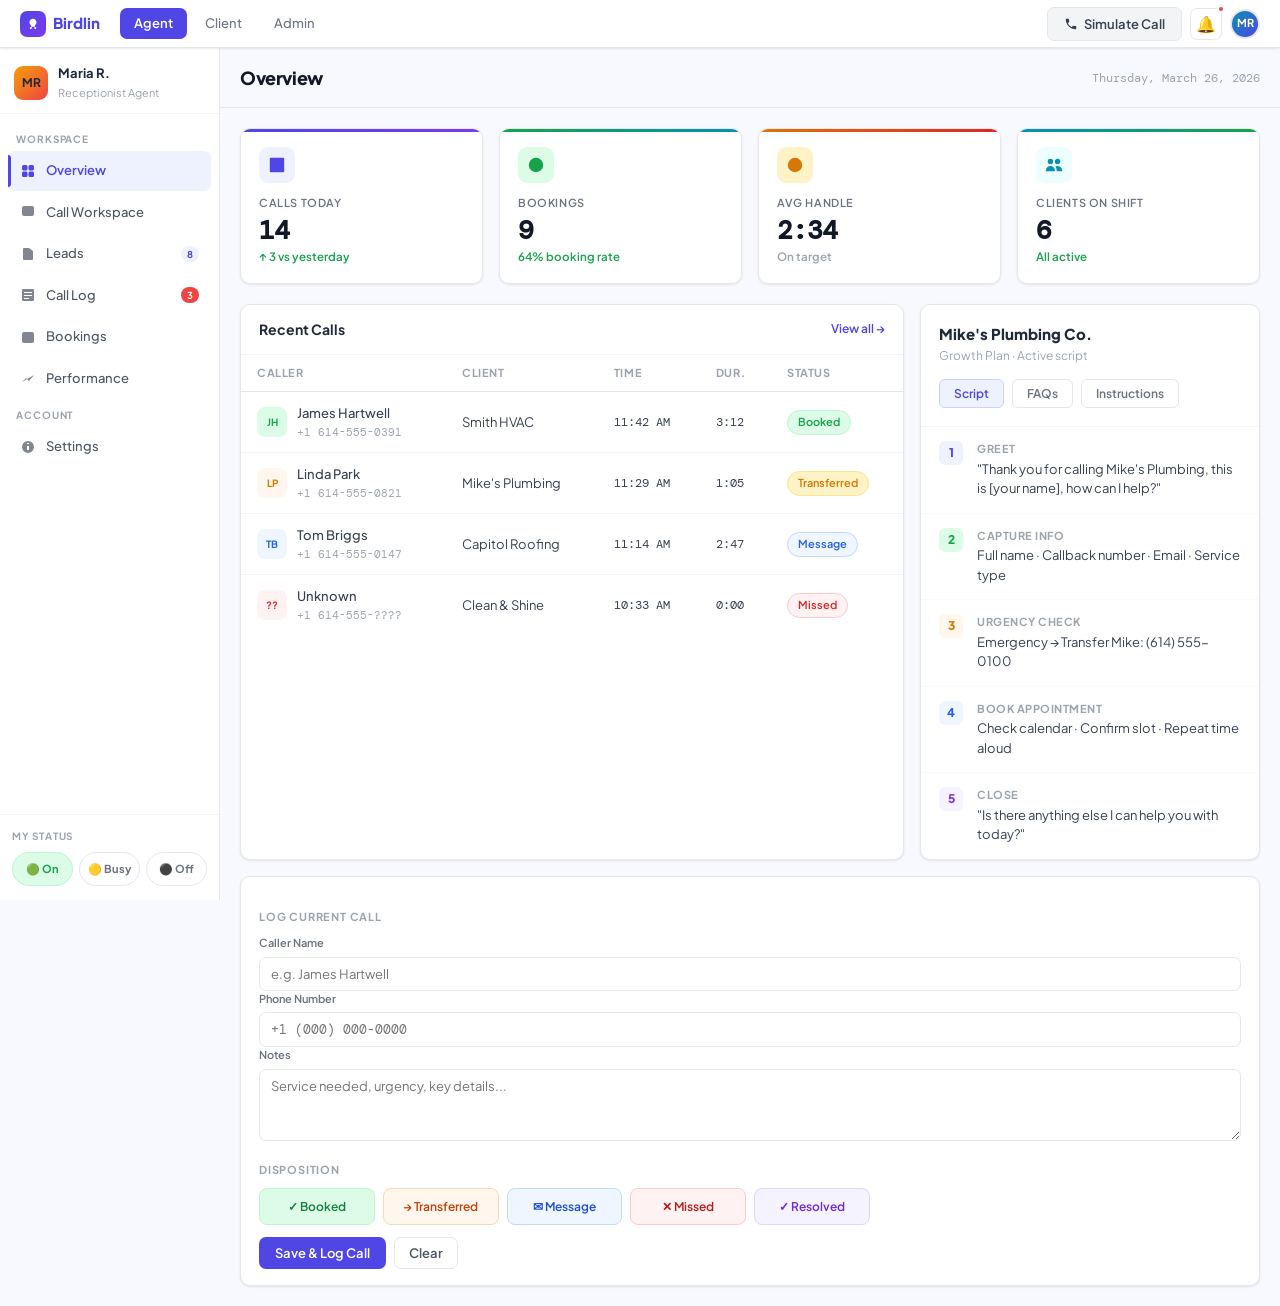
<file: agent_dashboard.html>
<!DOCTYPE html>
<html lang="en">
<head>
<meta charset="UTF-8"/>
<meta name="viewport" content="width=device-width,initial-scale=1.0"/>
<title>Agent Dashboard — Birdlin</title>
<link href="https://fonts.googleapis.com/css2?family=Plus+Jakarta+Sans:wght@400;500;600;700;800&family=DM+Mono:wght@400;500&display=swap" rel="stylesheet"/>
<link rel="stylesheet" href="assets/css/birdlin.css"/>
<script src="assets/js/birdlin.js"></script>
</head>
<body>

<div class="topnav">
  <div class="logo">
    <div class="logo-m"><svg viewBox="0 0 16 16"><path d="M8 2C5.8 2 4 3.8 4 6c0 1.4.7 2.6 1.8 3.4V11h4.4V9.4C11.3 8.6 12 7.4 12 6c0-2.2-1.8-4-4-4z"/><circle cx="5.5" cy="12.5" r="1.2"/><circle cx="10.5" cy="12.5" r="1.2"/></svg></div>
    Birdlin
  </div>
  <a class="navlink on" href="agent_dashboard.html">Agent</a>
  <a class="navlink" href="client_dashboard.html">Client</a>
  <a class="navlink" href="admin_dashboard.html">Admin</a>
  <div class="nav-right">
    <button class="bpri" style="background:var(--g100);color:var(--g700);border:1px solid var(--g200)" onclick="showBanner()"><svg viewBox="0 0 24 24" style="width:14px;height:14px;fill:currentColor"><path d="M6.6 10.8c1.4 2.8 3.8 5.1 6.6 6.6l2.2-2.2c.3-.3.7-.4 1-.2 1.1.4 2.3.6 3.6.6.6 0 1 .4 1 1V20c0 .6-.4 1-1 1-9.4 0-17-7.6-17-17 0-.6.4-1 1-1h3.5c.6 0 1 .4 1 1 0 1.3.2 2.5.6 3.6.1.3 0 .7-.2 1L6.6 10.8z"/></svg>Simulate Call</button>
    <div class="dd-wrap notif-badge">
      <div class="nav-icon" onclick="toggleDd('notifDd')" style="font-size:16px">🔔</div>
      <div class="dd-menu" id="notifDd" style="min-width:300px">
        <div class="notif-hd"><span>Notifications</span><button onclick="toast('All marked read');">Mark all read</button></div>
        <div class="notif-item"><div style="display:flex;gap:10px"><div class="notif-dot" style="background:var(--amb-m)"></div><div><div class="notif-title">Incoming call missed</div><div class="notif-sub">Clean &amp; Shine — +1 614-555-????</div><div class="notif-time">2 min ago</div></div></div></div>
        <div class="notif-item"><div style="display:flex;gap:10px"><div class="notif-dot" style="background:var(--grn-m)"></div><div><div class="notif-title">Booking confirmed</div><div class="notif-sub">James Hartwell → Mike's Plumbing, Mar 28</div><div class="notif-time">14 min ago</div></div></div></div>
        <div class="notif-item"><div style="display:flex;gap:10px"><div class="notif-dot" style="background:var(--ind)"></div><div><div class="notif-title">New client onboarded</div><div class="notif-sub">Ace Electrical — Starter plan activated</div><div class="notif-time">1 hour ago</div></div></div></div>
      </div>
    </div>
    <div class="dd-wrap">
      <div class="nav-av" onclick="toggleDd('userDd')">MR</div>
      <div class="dd-menu" id="userDd">
        <div class="dd-head"><div class="dd-name">Maria Rodriguez</div><div class="dd-email">maria@birdlin.io · Ext. 104</div></div>
        <a class="dd-item" href="agent_dashboard.html"><svg viewBox="0 0 16 16" fill="currentColor"><rect x="2" y="2" width="5.5" height="5.5" rx="1.5"/><rect x="8.5" y="2" width="5.5" height="5.5" rx="1.5"/><rect x="2" y="8.5" width="5.5" height="5.5" rx="1.5"/><rect x="8.5" y="8.5" width="5.5" height="5.5" rx="1.5"/></svg>Agent Dashboard</a>
        <a class="dd-item" href="client_dashboard.html"><svg viewBox="0 0 16 16" fill="currentColor"><circle cx="8" cy="5" r="3"/><path d="M2 13c0-3.3 2.7-6 6-6s6 2.7 6 6H2z"/></svg>Client Portal</a>
        <a class="dd-item" href="admin_dashboard.html"><svg viewBox="0 0 16 16" fill="currentColor"><path d="M8 2C5.8 2 4 3.8 4 6c0 1.4.7 2.6 1.8 3.4V11h4.4V9.4C11.3 8.6 12 7.4 12 6c0-2.2-1.8-4-4-4z"/></svg>Admin Panel</a>
        <div class="dd-sep"></div>
        <div class="dd-item" onclick="nav('settings',null);closeDds();"><svg viewBox="0 0 16 16" fill="currentColor"><path d="M8 2a6 6 0 100 12A6 6 0 008 2zm1 9H7V7h2v4zm0-6H7V4h2v1z"/></svg>Settings</div>
        <div class="dd-sep"></div>
        <div class="dd-item danger" onclick="toast('Logged out')"><svg viewBox="0 0 16 16" fill="currentColor"><path d="M6 2H3a1 1 0 00-1 1v10a1 1 0 001 1h3M10 11l3-3-3-3M13 8H6"/></svg>Sign Out</div>
      </div>
    </div>
    <button class="ham" onclick="toggleSidebar()">☰</button>
  </div>
</div>

<!-- NEW BOOKING MODAL -->
<div class="modal-bg" id="bookingModal">
  <div class="modal">
    <div class="modal-hd"><span class="modal-title">📅 New Booking</span><button class="modal-close" onclick="closeModal('bookingModal')">✕</button></div>
    <div class="modal-body">
      <div class="fg2">
        <div><div class="flbl">Customer Name</div><input id="agBookName" class="inp" placeholder="e.g. James Hartwell"/></div>
        <div><div class="flbl">Phone Number</div><input id="agBookPhone" class="inp" placeholder="+1 (000) 000-0000" style="font-family:var(--mono)"/></div>
      </div>
      <div class="fg2">
        <div><div class="flbl">Client / Business</div><select id="agBookClient" class="inp"><option>Mike's Plumbing Co.</option><option>Smith HVAC</option><option>Capitol Roofing</option><option>Clean &amp; Shine</option></select></div>
        <div><div class="flbl">Service Type</div><input id="agBookService" class="inp" placeholder="e.g. Drain Repair"/></div>
      </div>
      <div class="fg2">
        <div><div class="flbl">Date</div><input id="agBookDate" class="inp" type="date"/></div>
        <div><div class="flbl">Time</div><input id="agBookTime" class="inp" type="time" value="09:00"/></div>
      </div>
      <div style="margin-bottom:12px"><div class="flbl">Notes</div><textarea id="agBookNotes" class="txta" placeholder="Special instructions or service details…"></textarea></div>
    </div>
    <div class="modal-foot"><button class="bout" onclick="closeModal('bookingModal')">Cancel</button><button class="bpri" onclick="createAgentBookingFromModal()">Create Booking</button></div>
  </div>
</div>

<div class="app">
  <aside class="sb" id="sb">
    <div class="sb-brand">
      <div class="sb-av" style="background:linear-gradient(135deg,#F59E0B,#EF4444)">MR</div>
      <div><div class="sb-name">Maria R.</div><div class="sb-role">Receptionist Agent</div></div>
    </div>
    <div class="sb-nav">
      <div class="ng">Workspace</div>
      <div class="ni on" onclick="nav('overview',this)"><svg class="ni-ic" viewBox="0 0 16 16" fill="currentColor"><rect x="2" y="2" width="5.5" height="5.5" rx="1.5"/><rect x="8.5" y="2" width="5.5" height="5.5" rx="1.5"/><rect x="2" y="8.5" width="5.5" height="5.5" rx="1.5"/><rect x="8.5" y="8.5" width="5.5" height="5.5" rx="1.5"/></svg>Overview</div>
      <div class="ni" onclick="nav('workspace',this)"><svg class="ni-ic" viewBox="0 0 16 16" fill="currentColor"><rect x="2" y="2" width="12" height="10" rx="2"/><path d="M5 15h6M8 12v3"/></svg>Call Workspace<span class="pill pg" id="wsLive" style="font-size:9px;padding:1px 6px;margin-left:auto;display:none">LIVE</span></div>
      <div class="ni" onclick="nav('leads',this)"><svg class="ni-ic" viewBox="0 0 16 16" fill="currentColor"><path d="M9 2H4a1 1 0 00-1 1v10a1 1 0 001 1h8a1 1 0 001-1V5L9 2zm0 0v3h3"/></svg>Leads<span class="nbg" style="margin-left:auto">8</span></div>
      <div class="ni" onclick="nav('calls',this)"><svg class="ni-ic" viewBox="0 0 16 16" fill="currentColor"><path d="M3 2h10a1 1 0 011 1v10a1 1 0 01-1 1H3a1 1 0 01-1-1V3a1 1 0 011-1zm1 3v1h8V5H4zm0 3v1h8V8H4zm0 3v1h5v-1H4z"/></svg>Call Log<span class="nbadge">3</span></div>
      <div class="ni" onclick="nav('bookings',this)"><svg class="ni-ic" viewBox="0 0 16 16" fill="currentColor"><rect x="2" y="3" width="12" height="11" rx="2"/><path d="M5 2v2M11 2v2M2 7h12"/></svg>Bookings</div>
      <div class="ni" onclick="nav('perf',this)"><svg class="ni-ic" viewBox="0 0 16 16" fill="currentColor"><path d="M2 12l4-4 3 3 5-6"/></svg>Performance</div>
      <div class="ng">Account</div>
      <div class="ni" onclick="nav('settings',this)"><svg class="ni-ic" viewBox="0 0 16 16" fill="currentColor"><path d="M8 2a6 6 0 100 12A6 6 0 008 2zm1 9H7V7h2v4zm0-6H7V4h2v1z"/></svg>Settings</div>
    </div>
    <div class="sb-foot">
      <div class="status-wrap">
        <div class="status-label">My Status</div>
        <div class="status-pills">
          <div class="spill active ok" id="sp-ok" onclick="setStatus('ok')">🟢 On</div>
          <div class="spill busy" id="sp-busy" onclick="setStatus('busy')">🟡 Busy</div>
          <div class="spill off" id="sp-off" onclick="setStatus('off')">⚫ Off</div>
        </div>
      </div>
    </div>
  </aside>

  <div class="mc">
    <div class="pagebar">
      <span class="page-title" id="ptitle">Overview</span>
      <span class="page-sub" id="psub">Thursday, March 26, 2026</span>
    </div>

    <div class="page">

      <!-- OVERVIEW -->
      <div class="sec on" id="sec-overview">
        <div class="ca" id="callBanner" style="display:none">
          <div class="cri"><svg viewBox="0 0 24 24"><path d="M6.6 10.8c1.4 2.8 3.8 5.1 6.6 6.6l2.2-2.2c.3-.3.7-.4 1-.2 1.1.4 2.3.6 3.6.6.6 0 1 .4 1 1V20c0 .6-.4 1-1 1-9.4 0-17-7.6-17-17 0-.6.4-1 1-1h3.5c.6 0 1 .4 1 1 0 1.3.2 2.5.6 3.6.1.3 0 .7-.2 1L6.6 10.8z"/></svg></div>
          <div class="cai">
            <div class="cbn">Incoming call — Mike's Plumbing Co.</div>
            <div class="ccn">+1 (614) 555-0182 · Unknown caller · Plumbing</div>
            <div class="ctimer" id="callTimer">00:00</div>
          </div>
          <div class="cact">
            <button class="bscr" onclick="openScript()">📄 View Script</button>
            <button class="bdec" onclick="dismissBanner()">Decline</button>
            <button class="bans" onclick="answerCall()">Answer Call</button>
          </div>
        </div>

        <div class="mg">
          <div class="mcard mi1"><div class="mic" style="background:#EEF2FF"><svg viewBox="0 0 20 20" fill="#4F46E5"><path d="M2 3a1 1 0 011-1h14a1 1 0 011 1v14a1 1 0 01-1 1H3a1 1 0 01-1-1V3z"/></svg></div><div class="ml">Calls Today</div><div class="mv">14</div><div class="mch cup">↑ 3 vs yesterday</div></div>
          <div class="mcard mi2"><div class="mic" style="background:#DCFCE7"><svg viewBox="0 0 20 20" fill="#16A34A"><path d="M10 18a8 8 0 100-16 8 8 0 000 16zm3.707-9.293a1 1 0 00-1.414-1.414L9 10.586 7.707 9.293a1 1 0 00-1.414 1.414l2 2a1 1 0 001.414 0l4-4z"/></svg></div><div class="ml">Bookings</div><div class="mv">9</div><div class="mch cup">64% booking rate</div></div>
          <div class="mcard mi3"><div class="mic" style="background:#FEF3C7"><svg viewBox="0 0 20 20" fill="#D97706"><path d="M10 18a8 8 0 100-16 8 8 0 000 16zm1-12a1 1 0 10-2 0v4a1 1 0 00.293.707l2.828 2.829a1 1 0 101.415-1.415L11 9.586V6z"/></svg></div><div class="ml">Avg Handle</div><div class="mv">2:34</div><div class="mch cne">On target</div></div>
          <div class="mcard mi4"><div class="mic" style="background:#ECFEFF"><svg viewBox="0 0 20 20" fill="#0891B2"><path d="M9 6a3 3 0 11-6 0 3 3 0 016 0zM17 6a3 3 0 11-6 0 3 3 0 016 0zM12.93 17c.046-.327.07-.66.07-1a6.97 6.97 0 00-1.5-4.33A5 5 0 0119 16v1h-6.07zM6 11a5 5 0 015 5v1H1v-1a5 5 0 015-5z"/></svg></div><div class="ml">Clients on Shift</div><div class="mv">6</div><div class="mch cup">All active</div></div>
        </div>

        <div class="g2">
          <div class="card">
            <div class="ch"><span class="ct">Recent Calls</span><span style="font-size:12px;color:var(--ind);font-weight:600;cursor:pointer" onclick="nav('calls',document.querySelector('[onclick*=calls]'))">View all →</span></div>
            <table class="dt">
              <thead><tr><th>Caller</th><th>Client</th><th>Time</th><th>Dur.</th><th>Status</th></tr></thead>
              <tbody>
                <tr><td><div class="cr"><div class="av" style="background:#DCFCE7;color:#16A34A">JH</div><div><div style="font-weight:500">James Hartwell</div><div style="font-size:11px;color:var(--g400);font-family:var(--mono)">+1 614-555-0391</div></div></div></td><td>Smith HVAC</td><td style="font-family:var(--mono);font-size:12px">11:42 AM</td><td style="font-family:var(--mono);font-size:12px">3:12</td><td><span class="pill pg">Booked</span></td></tr>
                <tr><td><div class="cr"><div class="av" style="background:#FFF7ED;color:#D97706">LP</div><div><div style="font-weight:500">Linda Park</div><div style="font-size:11px;color:var(--g400);font-family:var(--mono)">+1 614-555-0821</div></div></div></td><td>Mike's Plumbing</td><td style="font-family:var(--mono);font-size:12px">11:29 AM</td><td style="font-family:var(--mono);font-size:12px">1:05</td><td><span class="pill pa">Transferred</span></td></tr>
                <tr><td><div class="cr"><div class="av" style="background:#EFF6FF;color:#2563EB">TB</div><div><div style="font-weight:500">Tom Briggs</div><div style="font-size:11px;color:var(--g400);font-family:var(--mono)">+1 614-555-0147</div></div></div></td><td>Capitol Roofing</td><td style="font-family:var(--mono);font-size:12px">11:14 AM</td><td style="font-family:var(--mono);font-size:12px">2:47</td><td><span class="pill pb">Message</span></td></tr>
                <tr><td><div class="cr"><div class="av" style="background:#FEF2F2;color:#DC2626">??</div><div><div style="font-weight:500">Unknown</div><div style="font-size:11px;color:var(--g400);font-family:var(--mono)">+1 614-555-????</div></div></div></td><td>Clean &amp; Shine</td><td style="font-family:var(--mono);font-size:12px">10:33 AM</td><td style="font-family:var(--mono);font-size:12px">0:00</td><td><span class="pill pr">Missed</span></td></tr>
              </tbody>
            </table>
          </div>
          <div class="sp" id="scriptPanel">
            <div class="sph">
              <div class="spht">Mike's Plumbing Co.</div>
              <div class="sphs">Growth Plan · Active script</div>
              <div class="sptab">
                <button class="act" onclick="spTab(this,'tp-script')">Script</button>
                <button onclick="spTab(this,'tp-faq')">FAQs</button>
                <button onclick="spTab(this,'tp-instr')">Instructions</button>
              </div>
            </div>
            <div id="tp-script">
              <div class="ss"><div class="sn" style="background:#EEF2FF;color:#4F46E5">1</div><div class="st"><strong>Greet</strong>"Thank you for calling Mike's Plumbing, this is [your name], how can I help?"</div></div>
              <div class="ss"><div class="sn" style="background:#DCFCE7;color:#16A34A">2</div><div class="st"><strong>Capture Info</strong>Full name · Callback number · Email · Service type</div></div>
              <div class="ss"><div class="sn" style="background:#FFF7ED;color:#D97706">3</div><div class="st"><strong>Urgency Check</strong>Emergency → Transfer Mike: (614) 555-0100</div></div>
              <div class="ss"><div class="sn" style="background:#EFF6FF;color:#2563EB">4</div><div class="st"><strong>Book Appointment</strong>Check calendar · Confirm slot · Repeat time aloud</div></div>
              <div class="ss"><div class="sn" style="background:#F5F3FF;color:#7C3AED">5</div><div class="st"><strong>Close</strong>"Is there anything else I can help you with today?"</div></div>
            </div>
            <div id="tp-faq" style="display:none">
              <div class="faq-q" onclick="toggleFaq(this)">Service area? <span>▾</span></div>
              <div class="faq-a">Greater Columbus, 30mi radius. Outlying areas may have additional mileage charges.</div>
              <div class="faq-q" onclick="toggleFaq(this)">After-hours emergency? <span>▾</span></div>
              <div class="faq-a">Transfer to Mike directly, any time: (614) 555-0100.</div>
              <div class="faq-q" onclick="toggleFaq(this)">Pricing quotes? <span>▾</span></div>
              <div class="faq-a">Do not quote — "Mike will discuss on-site." Service call starts at $85.</div>
              <div class="faq-q" onclick="toggleFaq(this)">Warranty on work? <span>▾</span></div>
              <div class="faq-a">12-month workmanship guarantee. Parts carry manufacturer warranty.</div>
            </div>
            <div id="tp-instr" style="display:none">
              <div class="ai"><div class="ad" style="background:var(--amb-m)"></div><div class="ac"><div class="at">⚠️ Never quote prices</div><div class="as">Always say "Mike will discuss on-site"</div></div></div>
              <div class="ai"><div class="ad" style="background:var(--ind)"></div><div class="ac"><div class="at">📍 Always capture address</div><div class="as">Required before creating any booking</div></div></div>
              <div class="ai"><div class="ad" style="background:var(--red-m)"></div><div class="ac"><div class="at">🚨 Gas leaks / water damage</div><div class="as">Direct to turn off main + call 911 if safety risk</div></div></div>
            </div>
          </div>
        </div>

        <!-- Log form -->
        <div class="card" style="margin-top:16px"><div class="cb">
          <div class="sl">Log Current Call</div>
          <div class="fl2">
            <div><div class="flbl">Caller Name</div><input id="agCallerName" class="inp" placeholder="e.g. James Hartwell"/></div>
            <div><div class="flbl">Phone Number</div><input id="agCallerPhone" class="inp" placeholder="+1 (000) 000-0000" style="font-family:var(--mono)"/></div>
          </div>
          <div style="margin-bottom:10px"><div class="flbl">Notes</div><textarea id="agCallerNotes" class="txta" placeholder="Service needed, urgency, key details..."></textarea></div>
          <div class="sl">Disposition</div>
          <div class="dbar">
            <button class="db" style="background:#DCFCE7;color:#15803D;border-color:#BBF7D0" onclick="selDisp(this)">✓ Booked</button>
            <button class="db" style="background:#FFF7ED;color:#C2410C;border-color:#FED7AA" onclick="selDisp(this)">→ Transferred</button>
            <button class="db" style="background:#EFF6FF;color:#1D4ED8;border-color:#BFDBFE" onclick="selDisp(this)">✉ Message</button>
            <button class="db" style="background:#FEF2F2;color:#B91C1C;border-color:#FECACA" onclick="selDisp(this)">✕ Missed</button>
            <button class="db" style="background:#F5F3FF;color:#6D28D9;border-color:#DDD6FE" onclick="selDisp(this)">✓ Resolved</button>
          </div>
          <div style="margin-top:12px;display:flex;gap:8px">
            <button class="bpri" onclick="submitLog()">Save &amp; Log Call</button>
            <button class="bout">Clear</button>
          </div>
        </div></div>
      </div>

      <!-- CALL WORKSPACE -->
      <div class="sec" id="sec-workspace">
        <!-- Active Call Card -->
        <div class="card" style="margin-bottom:16px;border:2px solid var(--grn-m)">
          <div style="background:linear-gradient(135deg,var(--grn),#0891B2);padding:18px 22px;display:flex;align-items:center;gap:14px">
            <div style="width:48px;height:48px;border-radius:50%;background:rgba(255,255,255,.2);display:flex;align-items:center;justify-content:center;font-size:22px">📞</div>
            <div style="flex:1">
              <div style="font-size:16px;font-weight:800;color:#fff">Active Call — Mike's Plumbing</div>
              <div style="font-size:13px;color:rgba(255,255,255,.8);font-family:var(--mono);margin-top:2px">+1 (614) 555-0182 · James Hartwell</div>
            </div>
            <div id="wsTimer" style="font-size:22px;font-weight:800;color:#fff;font-family:var(--mono);background:rgba(0,0,0,.2);border-radius:8px;padding:6px 14px">00:00</div>
          </div>
          <div style="padding:18px 22px;display:flex;gap:10px;flex-wrap:wrap">
            <button id="muteBtn" onclick="toggleMute()" style="flex:1;min-width:100px;padding:12px;border-radius:10px;border:1.5px solid var(--g200);background:#fff;font-family:var(--font);font-size:13px;font-weight:600;cursor:pointer;display:flex;flex-direction:column;align-items:center;gap:4px;transition:.15s"><span style="font-size:20px">🎙</span>Mute</button>
            <button id="holdBtn" onclick="toggleHold()" style="flex:1;min-width:100px;padding:12px;border-radius:10px;border:1.5px solid var(--g200);background:#fff;font-family:var(--font);font-size:13px;font-weight:600;cursor:pointer;display:flex;flex-direction:column;align-items:center;gap:4px;transition:.15s"><span style="font-size:20px">⏸</span>Hold</button>
            <button onclick="toast('Transfer options…')" style="flex:1;min-width:100px;padding:12px;border-radius:10px;border:1.5px solid var(--g200);background:#fff;font-family:var(--font);font-size:13px;font-weight:600;cursor:pointer;display:flex;flex-direction:column;align-items:center;gap:4px"><span style="font-size:20px">↗</span>Transfer</button>
            <button onclick="toast('Adding caller to hold...')" style="flex:1;min-width:100px;padding:12px;border-radius:10px;border:1.5px solid var(--ind-l);background:var(--ind-l);color:var(--ind);border-color:var(--ind-m);font-family:var(--font);font-size:13px;font-weight:600;cursor:pointer;display:flex;flex-direction:column;align-items:center;gap:4px"><span style="font-size:20px">📝</span>Note</button>
            <button onclick="endCall()" style="flex:1;min-width:100px;padding:12px;border-radius:10px;border:none;background:var(--red);color:#fff;font-family:var(--font);font-size:13px;font-weight:700;cursor:pointer;display:flex;flex-direction:column;align-items:center;gap:4px"><span style="font-size:20px">📵</span>End Call</button>
          </div>
        </div>
        <!-- Script + Lead Capture side by side -->
        <div class="g2l">
          <div class="sp">
            <div class="sph"><div class="spht">Mike's Plumbing Co.</div><div class="sphs">Growth Plan · Live script</div>
              <div class="sptab"><button class="act" onclick="spTab(this,'ws-script')">Script</button><button onclick="spTab(this,'ws-faq')">FAQs</button><button onclick="spTab(this,'ws-instr')">Instructions</button></div>
            </div>
            <div id="ws-script">
              <div class="ss"><div class="sn" style="background:#EEF2FF;color:#4F46E5">1</div><div class="st"><strong>Greet</strong>"Thank you for calling Mike's Plumbing, this is [your name], how can I help?"</div></div>
              <div class="ss"><div class="sn" style="background:#DCFCE7;color:#16A34A">2</div><div class="st"><strong>Capture Info</strong>Full name · Callback number · Email · Service type</div></div>
              <div class="ss"><div class="sn" style="background:#FFF7ED;color:#D97706">3</div><div class="st"><strong>Urgency Check</strong>Emergency → Transfer Mike: (614) 555-0100</div></div>
              <div class="ss"><div class="sn" style="background:#EFF6FF;color:#2563EB">4</div><div class="st"><strong>Book</strong>Check calendar · Confirm slot · Repeat aloud</div></div>
              <div class="ss"><div class="sn" style="background:#F5F3FF;color:#7C3AED">5</div><div class="st"><strong>Close</strong>"Is there anything else I can help you with today?"</div></div>
            </div>
            <div id="ws-faq" style="display:none">
              <div class="faq-q" onclick="toggleFaq(this)">Service area? <span>▾</span></div><div class="faq-a">Greater Columbus, 30mi radius.</div>
              <div class="faq-q" onclick="toggleFaq(this)">After-hours emergency? <span>▾</span></div><div class="faq-a">Transfer Mike directly: (614) 555-0100.</div>
              <div class="faq-q" onclick="toggleFaq(this)">Pricing? <span>▾</span></div><div class="faq-a">Do not quote — "Mike will discuss on-site."</div>
            </div>
            <div id="ws-instr" style="display:none">
              <div class="ai"><div class="ad" style="background:var(--amb-m)"></div><div class="ac"><div class="at">⚠️ Never quote prices</div><div class="as">Always say "Mike will discuss on-site"</div></div></div>
              <div class="ai"><div class="ad" style="background:var(--ind)"></div><div class="ac"><div class="at">📍 Always capture address</div><div class="as">Required before creating any booking</div></div></div>
            </div>
          </div>
          <div class="card">
            <div class="ch"><span class="ct">Live Lead Capture</span></div>
            <div class="cb">
              <div class="fgrp"><label class="flbl">Caller Name</label><input id="wsCallerName" class="inp" placeholder="e.g. James Hartwell" value="James Hartwell"/></div>
              <div class="fgrp"><label class="flbl">Phone</label><input id="wsCallerPhone" class="inp" placeholder="+1 (000) 000-0000" value="+1 614-555-0391" style="font-family:var(--mono)"/></div>
              <div class="fgrp"><label class="flbl">Service Needed</label><input id="wsCallerService" class="inp" placeholder="e.g. Drain Repair"/></div>
              <div class="fgrp"><label class="flbl">Email</label><input id="wsCallerEmail" class="inp" type="email" placeholder="caller@email.com"/></div>
              <div class="fgrp"><label class="flbl">Notes</label><textarea id="wsCallerNotes" class="txta" placeholder="Key details, urgency..."></textarea></div>
              <div class="sl">Disposition</div>
              <div class="dbar">
                <button class="db" style="background:#DCFCE7;color:#15803D;border-color:#BBF7D0" onclick="selDisp(this)">✓ Booked</button>
                <button class="db" style="background:#FFF7ED;color:#C2410C;border-color:#FED7AA" onclick="selDisp(this)">→ Transferred</button>
                <button class="db" style="background:#EFF6FF;color:#1D4ED8;border-color:#BFDBFE" onclick="selDisp(this)">✉ Message</button>
                <button class="db" style="background:#FEF2F2;color:#B91C1C;border-color:#FECACA" onclick="selDisp(this)">✕ Missed</button>
              </div>
              <button class="bpri" style="margin-top:12px;width:100%;justify-content:center" onclick="submitLog()">Save Lead &amp; Log Call</button>
            </div>
          </div>
        </div>
      </div>

      <!-- LEADS -->
      <div class="sec" id="sec-leads">
        <div class="card">
          <div class="ch">
            <span class="ct">My Captured Leads</span>
            <div style="display:flex;gap:8px">
              <input class="inp" style="width:160px" placeholder="Search…" oninput="filterCalls(this)"/>
              <select class="inp" style="width:120px" onchange="filterCalls(this)">
                <option value="">All Status</option><option>Booked</option><option>Contacted</option><option>New</option><option>Lost</option>
              </select>
            </div>
          </div>
          <table class="dt" id="agLeadTbl">
            <thead><tr><th>Caller</th><th>Client</th><th>Service</th><th>Date</th><th>Status</th><th>Notes</th></tr></thead>
            <tbody>
              <tr><td><div class="cr"><div class="av" style="background:#DCFCE7;color:#16A34A">JH</div><div><div style="font-weight:500">James Hartwell</div><div style="font-size:11px;color:var(--g400);font-family:var(--mono)">+1 614-555-0391</div></div></div></td><td>Mike's Plumbing</td><td>Drain Repair</td><td style="font-size:12px;font-family:var(--mono)">Mar 25</td><td><span class="pill pg">Booked</span></td><td style="font-size:12px;color:var(--g500)">Mar 28 @ 2pm</td></tr>
              <tr><td><div class="cr"><div class="av" style="background:#FFF7ED;color:#D97706">LP</div><div><div style="font-weight:500">Linda Park</div><div style="font-size:11px;color:var(--g400);font-family:var(--mono)">+1 614-555-0821</div></div></div></td><td>Mike's Plumbing</td><td>Emergency Pipe</td><td style="font-size:12px;font-family:var(--mono)">Mar 25</td><td><span class="pill pa">Contacted</span></td><td style="font-size:12px;color:var(--g500)">Transferred to Mike</td></tr>
              <tr><td><div class="cr"><div class="av" style="background:#EFF6FF;color:#2563EB">RK</div><div><div style="font-weight:500">Robert Kim</div><div style="font-size:11px;color:var(--g400);font-family:var(--mono)">+1 614-555-0209</div></div></div></td><td>Smith HVAC</td><td>Water Heater</td><td style="font-size:12px;font-family:var(--mono)">Mar 24</td><td><span class="pill pg">Booked</span></td><td style="font-size:12px;color:var(--g500)">Jay handled</td></tr>
              <tr><td><div class="cr"><div class="av" style="background:#F5F3FF;color:#7C3AED">AN</div><div><div style="font-weight:500">Amy Nguyen</div><div style="font-size:11px;color:var(--g400);font-family:var(--mono)">+1 614-555-0441</div></div></div></td><td>Mike's Plumbing</td><td>Toilet Repair</td><td style="font-size:12px;font-family:var(--mono)">Mar 24</td><td><span class="pill pb">Contacted</span></td><td style="font-size:12px;color:var(--g500)">Awaiting callback</td></tr>
              <tr><td><div class="cr"><div class="av" style="background:#DCFCE7;color:#16A34A">SO</div><div><div style="font-weight:500">Sara Okonkwo</div><div style="font-size:11px;color:var(--g400);font-family:var(--mono)">+1 614-555-0034</div></div></div></td><td>Smith HVAC</td><td>Annual Maint.</td><td style="font-size:12px;font-family:var(--mono)">Mar 25</td><td><span class="pill pg">Booked</span></td><td style="font-size:12px;color:var(--g500)">Mar 29 @ 10am</td></tr>
            </tbody>
          </table>
        </div>
      </div>

      <!-- CALL LOG -->
      <div class="sec" id="sec-calls">
        <div class="card">
          <div class="ch">
            <span class="ct">Call Log</span>
            <div style="display:flex;gap:8px">
              <input class="inp" style="width:180px" placeholder="Search…" oninput="filterCalls(this)"/>
              <select class="inp" style="width:120px" onchange="filterCalls(this)">
                <option value="">All Status</option>
                <option>Booked</option><option>Missed</option><option>Transferred</option>
              </select>
            </div>
          </div>
          <table class="dt" id="callTable">
            <thead><tr><th>Caller</th><th>Client</th><th>Time</th><th>Dur.</th><th>Status</th><th>Notes</th></tr></thead>
            <tbody>
              <tr><td><div class="cr"><div class="av" style="background:#DCFCE7;color:#16A34A">JH</div><div><div style="font-weight:500">James Hartwell</div><div style="font-size:11px;color:var(--g400)">+1 614-555-0391</div></div></div></td><td>Smith HVAC</td><td style="font-family:var(--mono);font-size:12px">11:42 AM</td><td style="font-family:var(--mono);font-size:12px">3:12</td><td><span class="pill pg">Booked</span></td><td style="font-size:12px;color:var(--g500)">Drain repair — booked Mar 28</td></tr>
              <tr><td><div class="cr"><div class="av" style="background:#FFF7ED;color:#D97706">LP</div><div><div style="font-weight:500">Linda Park</div><div style="font-size:11px;color:var(--g400)">+1 614-555-0821</div></div></div></td><td>Mike's Plumbing</td><td style="font-family:var(--mono);font-size:12px">11:29 AM</td><td style="font-family:var(--mono);font-size:12px">1:05</td><td><span class="pill pa">Transferred</span></td><td style="font-size:12px;color:var(--g500)">Emergency burst pipe</td></tr>
              <tr><td><div class="cr"><div class="av" style="background:#EFF6FF;color:#2563EB">TB</div><div><div style="font-weight:500">Tom Briggs</div><div style="font-size:11px;color:var(--g400)">+1 614-555-0147</div></div></div></td><td>Capitol Roofing</td><td style="font-family:var(--mono);font-size:12px">11:14 AM</td><td style="font-family:var(--mono);font-size:12px">2:47</td><td><span class="pill pb">Message</span></td><td style="font-size:12px;color:var(--g500)">Roof inspection quote</td></tr>
              <tr><td><div class="cr"><div class="av" style="background:#FEF2F2;color:#DC2626">??</div><div><div style="font-weight:500">Unknown</div><div style="font-size:11px;color:var(--g400)">+1 614-555-????</div></div></div></td><td>Clean &amp; Shine</td><td style="font-family:var(--mono);font-size:12px">10:33 AM</td><td style="font-family:var(--mono);font-size:12px">0:00</td><td><span class="pill pr">Missed</span></td><td>—</td></tr>
              <tr><td><div class="cr"><div class="av" style="background:#DCFCE7;color:#16A34A">SO</div><div><div style="font-weight:500">Sara Okonkwo</div><div style="font-size:11px;color:var(--g400)">+1 614-555-0034</div></div></div></td><td>Smith HVAC</td><td style="font-family:var(--mono);font-size:12px">10:58 AM</td><td style="font-family:var(--mono);font-size:12px">4:02</td><td><span class="pill pg">Booked</span></td><td style="font-size:12px;color:var(--g500)">Annual maintenance booked</td></tr>
            </tbody>
          </table>
        </div>
      </div>

      <!-- BOOKINGS -->
      <div class="sec" id="sec-bookings">
        <div class="card">
          <div class="ch"><span class="ct">Upcoming Bookings</span><button class="bpri" style="font-size:12px;padding:6px 14px" onclick="openModal('bookingModal')">+ New Booking</button></div>
          <table class="dt" id="agBookingTbl">
            <thead><tr><th>Client</th><th>Contact</th><th>Date &amp; Time</th><th>Service</th><th>Status</th></tr></thead>
            <tbody>
              <tr><td>Mike's Plumbing</td><td><div style="font-weight:500">James Hartwell</div><div style="font-size:11px;color:var(--g400);font-family:var(--mono)">+1 614-555-0391</div></td><td style="font-family:var(--mono);font-size:12px">Mar 28 — 2:00 PM</td><td>Drain Repair</td><td><span class="pill pg">Confirmed</span></td></tr>
              <tr><td>Smith HVAC</td><td><div style="font-weight:500">Sara Okonkwo</div><div style="font-size:11px;color:var(--g400);font-family:var(--mono)">+1 614-555-0034</div></td><td style="font-family:var(--mono);font-size:12px">Mar 29 — 10:00 AM</td><td>Annual Maintenance</td><td><span class="pill pg">Confirmed</span></td></tr>
              <tr><td>Capitol Roofing</td><td><div style="font-weight:500">Tom Briggs</div><div style="font-size:11px;color:var(--g400);font-family:var(--mono)">+1 614-555-0147</div></td><td style="font-family:var(--mono);font-size:12px">Mar 30 — 3:30 PM</td><td>Roof Inspection</td><td><span class="pill pa">Pending</span></td></tr>
            </tbody>
          </table>
        </div>
      </div>

      <!-- PERFORMANCE -->
      <div class="sec" id="sec-perf">
        <div class="pgrid">
          <div class="pc"><div class="pv" style="color:var(--grn)">94%</div><div class="pl">Answer Rate</div><div class="ps" style="background:var(--grn-l);color:var(--grn)">↑ Excellent</div></div>
          <div class="pc"><div class="pv" style="color:var(--ind)">2:34</div><div class="pl">Avg Handle Time</div><div class="ps" style="background:var(--ind-l);color:var(--ind)">On Target</div></div>
          <div class="pc"><div class="pv" style="color:var(--amb)">64%</div><div class="pl">Booking Rate</div><div class="ps" style="background:var(--amb-l);color:var(--amb)">↑ Good</div></div>
          <div class="pc"><div class="pv" style="color:var(--grn)">4.8</div><div class="pl">QA Score /5</div><div class="ps" style="background:var(--grn-l);color:var(--grn)">Top Agent</div></div>
          <div class="pc"><div class="pv">142</div><div class="pl">Calls This Month</div><div class="ps" style="background:var(--ind-l);color:var(--ind)">↑ +12%</div></div>
          <div class="pc"><div class="pv" style="color:var(--ind)">94</div><div class="pl">Bookings Made</div><div class="ps" style="background:var(--grn-l);color:var(--grn)">↑ +18%</div></div>
        </div>
      </div>

      <!-- SETTINGS -->
      <div class="sec" id="sec-settings">
        <div class="stabs">
          <button class="stab on" onclick="stab(this,'st-profile')">Profile</button>
          <button class="stab" onclick="stab(this,'st-notif')">Notifications</button>
          <button class="stab" onclick="stab(this,'st-shift')">Shift Prefs</button>
        </div>
        <div class="sgrid">
          <div class="stsec on" id="st-profile">
            <div class="sc"><div class="sc-title">Profile Settings</div>
              <div class="fgrp"><label>Full Name</label><input class="inp" value="Maria Rodriguez"/></div>
              <div class="fgrp"><label>Email</label><input class="inp" value="maria@birdlin.io"/></div>
              <div class="fgrp"><label>Extension</label><input class="inp" value="Ext. 104"/></div>
              <button class="bpri" onclick="toast('Profile saved')">Save Changes</button>
            </div>
          </div>
          <div class="stsec on" id="st-notif">
            <div class="sc"><div class="sc-title">Notifications</div>
              <div class="tog-row"><span class="tog-label">Incoming call sound</span><label class="tog"><input type="checkbox" checked/><span class="tog-sl"></span></label></div>
              <div class="tog-row"><span class="tog-label">Desktop notifications</span><label class="tog"><input type="checkbox" checked/><span class="tog-sl"></span></label></div>
              <div class="tog-row"><span class="tog-label">Missed call alerts</span><label class="tog"><input type="checkbox" checked/><span class="tog-sl"></span></label></div>
              <div class="tog-row"><span class="tog-label">Email digest</span><label class="tog"><input type="checkbox"/><span class="tog-sl"></span></label></div>
            </div>
          </div>
          <div class="stsec on" id="st-shift">
            <div class="sc"><div class="sc-title">Shift Preferences</div>
              <div class="fgrp"><label>Shift Start</label><input class="inp" type="time" value="06:00"/></div>
              <div class="fgrp"><label>Shift End</label><input class="inp" type="time" value="14:00"/></div>
              <div class="tog-row"><span class="tog-label">Auto go Offline at shift end</span><label class="tog"><input type="checkbox" checked/><span class="tog-sl"></span></label></div>
              <button class="bpri" style="margin-top:12px" onclick="toast('Shift saved')">Save Shift</button>
            </div>
          </div>
        </div>
      </div>

    </div><!-- /page -->
  </div><!-- /mc -->
</div><!-- /app -->

<div id="toast"><span id="tmsg"></span></div>

<script>
// STATUS
function setStatus(s){
  ['ok','busy','off'].forEach(k=>{
    const el=document.getElementById('sp-'+k);
    if(el) {
      el.classList.remove('active','ok','busy','off');
      if(k===s){el.classList.add('active',s);}
    }
  });
  toast(s==='ok'?'Status: Online':s==='busy'?'Status: Busy':'Status: Offline');
}

// INCOMING CALL BANNER
let callInt=null,callSec=0;
function showBanner(){
  const b=document.getElementById('callBanner');
  if(b) b.style.display='flex';
  callSec=0;
  callInt=setInterval(()=>{
    callSec++;
    const m=String(Math.floor(callSec/60)).padStart(2,'0');
    const s=String(callSec%60).padStart(2,'0');
    const tel = document.getElementById('callTimer');
    if(tel) tel.textContent=m+':'+s;
  },1000);
}
function dismissBanner(){
  const b = document.getElementById('callBanner');
  if(b) b.style.display='none';
  clearInterval(callInt);
  toast('Call declined');
}
function openScript(){
  const sp = document.getElementById('scriptPanel');
  if(sp) sp.scrollIntoView({behavior:'smooth'});
}

// SCRIPT PANEL TABS
function spTab(btn,id){
  btn.closest('.sptab').querySelectorAll('button').forEach(b=>b.classList.remove('act'));
  btn.classList.add('act');
  ['tp-script','tp-faq','tp-instr','ws-script','ws-faq','ws-instr'].forEach(t=>{
    const el=document.getElementById(t);
    if(el)el.style.display=t===id?'block':'none';
  });
}

// FAQ TOGGLE
function toggleFaq(el){
  const a=el.nextElementSibling;
  if(a) a.classList.toggle('open');
}

// DISPOSITION
function selDisp(btn){
  document.querySelectorAll('.dbar .db').forEach(b=>b.classList.remove('sel'));
  btn.classList.add('sel');
}

// LOG SUBMIT
function selectedDisposition(){
  const selected=document.querySelector('.dbar .db.sel');
  if(!selected) return 'New';
  const t=selected.textContent.toLowerCase();
  if(t.includes('book')) return 'Booked';
  if(t.includes('transfer')) return 'Contacted';
  if(t.includes('message')) return 'Contacted';
  if(t.includes('missed')) return 'Lost';
  return 'New';
}

function addAgentLeadAndCall(payload){
  const initials = BirdlinUI.initials(payload.name || 'NA');
  const leadTable = document.querySelector('#agLeadTbl tbody');
  const callTable = document.querySelector('#callTable tbody');
  if(leadTable){
    const leadRow = document.createElement('tr');
    const leadPill = payload.status === 'Booked' ? 'pg' : payload.status === 'Contacted' ? 'pa' : payload.status === 'Lost' ? 'pr' : 'pi';
    leadRow.innerHTML = `<td><div class="cr"><div class="av" style="background:#EEF2FF;color:#4F46E5">${initials}</div><div><div style="font-weight:500">${payload.name}</div><div style="font-size:11px;color:var(--g400);font-family:var(--mono)">${payload.phone}</div></div></div></td><td>${payload.client}</td><td>${payload.service}</td><td style="font-size:12px;font-family:var(--mono)">${BirdlinUI.formatDateShort(payload.date)}</td><td><span class="pill ${leadPill}">${payload.status}</span></td><td style="font-size:12px;color:var(--g500)">${payload.notes || 'Saved from live call'}</td>`;
    leadTable.prepend(leadRow);
  }
  if(callTable){
    const callRow = document.createElement('tr');
    const callPill = payload.status === 'Booked' ? 'pg' : payload.status === 'Contacted' ? 'pa' : payload.status === 'Lost' ? 'pr' : 'pb';
    callRow.innerHTML = `<td><div class="cr"><div class="av" style="background:#EEF2FF;color:#4F46E5">${initials}</div><div><div style="font-weight:500">${payload.name}</div><div style="font-size:11px;color:var(--g400)">${payload.phone}</div></div></div></td><td>${payload.client}</td><td style="font-family:var(--mono);font-size:12px">${new Date().toLocaleTimeString('en-US',{hour:'numeric',minute:'2-digit'})}</td><td style="font-family:var(--mono);font-size:12px">${payload.duration || '2:10'}</td><td><span class="pill ${callPill}">${payload.status}</span></td><td style="font-size:12px;color:var(--g500)">${payload.notes || 'Live call logged'}</td>`;
    callTable.prepend(callRow);
  }
}

function submitLog(){
  const name=(document.getElementById('wsCallerName')?.value || document.getElementById('agCallerName')?.value || '').trim() || 'Unknown Caller';
  const phone=(document.getElementById('wsCallerPhone')?.value || document.getElementById('agCallerPhone')?.value || '').trim() || 'N/A';
  const service=(document.getElementById('wsCallerService')?.value || '').trim() || 'General Inquiry';
  const notes=(document.getElementById('wsCallerNotes')?.value || document.getElementById('agCallerNotes')?.value || '').trim();
  const status=selectedDisposition();
  const payload={name,phone,service,notes,status,client:"Mike's Plumbing",date:new Date().toISOString().slice(0,10)};
  addAgentLeadAndCall(payload);
  BirdlinStore.addAgentLead(payload);
  BirdlinStore.addAgentCall(payload);
  BirdlinStore.addUsageCalls(1);
  if(status==='Booked'){
    const bookingPayload={name,phone,service,client:"Mike's Plumbing",date:new Date(Date.now()+86400000).toISOString().slice(0,10),time:'14:00',status:'Confirmed'};
    BirdlinStore.addAgentBooking(bookingPayload);
    addAgentBookingRow(bookingPayload);
  }
  BirdlinStore.addNotification({title:`${status} call logged`,sub:`${name} • ${service}`,time:'now'});
  BirdlinUI.appendTopNotification({title:`${status} call logged`,sub:`${name} • ${service}`,time:'now'});
  toast('Call logged, lead captured, and client feed updated');
}

function addAgentBookingRow(payload){
  const bookingTable = document.querySelector('#agBookingTbl tbody');
  if(!bookingTable) return;
  const row = document.createElement('tr');
  row.innerHTML = `<td>${payload.client}</td><td><div style="font-weight:500">${payload.name}</div><div style="font-size:11px;color:var(--g400);font-family:var(--mono)">${payload.phone}</div></td><td style="font-family:var(--mono);font-size:12px">${BirdlinUI.formatDateTime(payload.date,payload.time)}</td><td>${payload.service}</td><td><span class="pill pg">${payload.status || 'Confirmed'}</span></td>`;
  bookingTable.prepend(row);
}

function createAgentBookingFromModal(){
  const name=(document.getElementById('agBookName')?.value || '').trim();
  const phone=(document.getElementById('agBookPhone')?.value || '').trim();
  const client=document.getElementById('agBookClient')?.value || "Mike's Plumbing Co.";
  const service=(document.getElementById('agBookService')?.value || '').trim();
  const date=document.getElementById('agBookDate')?.value;
  const time=document.getElementById('agBookTime')?.value || '09:00';
  if(!name || !date){
    toast('Customer name and date are required');
    return;
  }
  const bookingPayload={name,phone:phone || 'N/A',client,service:service || 'General Service',date,time,status:'Confirmed'};
  addAgentBookingRow(bookingPayload);
  BirdlinStore.addAgentBooking(bookingPayload);
  BirdlinStore.addNotification({title:'Booking created',sub:`${name} • ${client} • ${BirdlinUI.formatDateTime(date,time)}`,time:'now'});
  BirdlinUI.appendTopNotification({title:'Booking created',sub:`${name} • ${client}`,time:'now'});
  closeModal('bookingModal');
  toast('Booking created and synced to client view');
}

// CALL WORKSPACE TIMER
let wsInt=null,wsSec=0,wsMuted=false,wsHeld=false;
function startWsTimer(){
  if(wsInt)return;
  wsInt=setInterval(()=>{
    wsSec++;
    const m=String(Math.floor(wsSec/60)).padStart(2,'0');
    const s=String(wsSec%60).padStart(2,'0');
    const wt = document.getElementById('wsTimer');
    if(wt) wt.textContent=m+':'+s;
  },1000);
  const wl = document.getElementById('wsLive');
  if(wl) wl.style.display='inline-flex';
}
function toggleMute(){
  wsMuted=!wsMuted;
  const b=document.getElementById('muteBtn');
  if(b) {
    b.querySelector('span').textContent=wsMuted?'🔇':'🎙';
    b.children[1].textContent=wsMuted?'Unmute':'Mute';
    b.style.background=wsMuted?'var(--red-l)':'';
    b.style.borderColor=wsMuted?'#FECACA':'';
  }
  toast(wsMuted?'Microphone muted':'Microphone active');
}
function toggleHold(){
  wsHeld=!wsHeld;
  const b=document.getElementById('holdBtn');
  if(b) {
    b.querySelector('span').textContent=wsHeld?'▶':'⏸';
    b.children[1].textContent=wsHeld?'Resume':'Hold';
    b.style.background=wsHeld?'var(--amb-l)':'';
    b.style.borderColor=wsHeld?'#FDE68A':'';
  }
  toast(wsHeld?'Call on hold — caller hears hold music':'Resumed call');
}
function endCall(){
  clearInterval(wsInt);wsInt=null;wsSec=0;
  const wt = document.getElementById('wsTimer');
  if(wt) wt.textContent='00:00';
  const wl = document.getElementById('wsLive');
  if(wl) wl.style.display='none';
  toast('Call ended — please log disposition ✓');
  nav('overview',document.querySelector('.ni'));
}
// Auto-start timer when workspace is opened via answer
function answerCall(){
    dismissBanner();
    nav('workspace',document.querySelector('[onclick*=\"workspace\"]'));
    startWsTimer();
    toast('Call connected — workspace loaded ✓');
}

document.addEventListener('DOMContentLoaded',()=>{
  const state = BirdlinStore.getState();
  state.custom.agentLeads.forEach(addAgentLeadAndCall);
  state.custom.agentBookings.forEach(addAgentBookingRow);
});

</script>
</body>
</html>
</file>
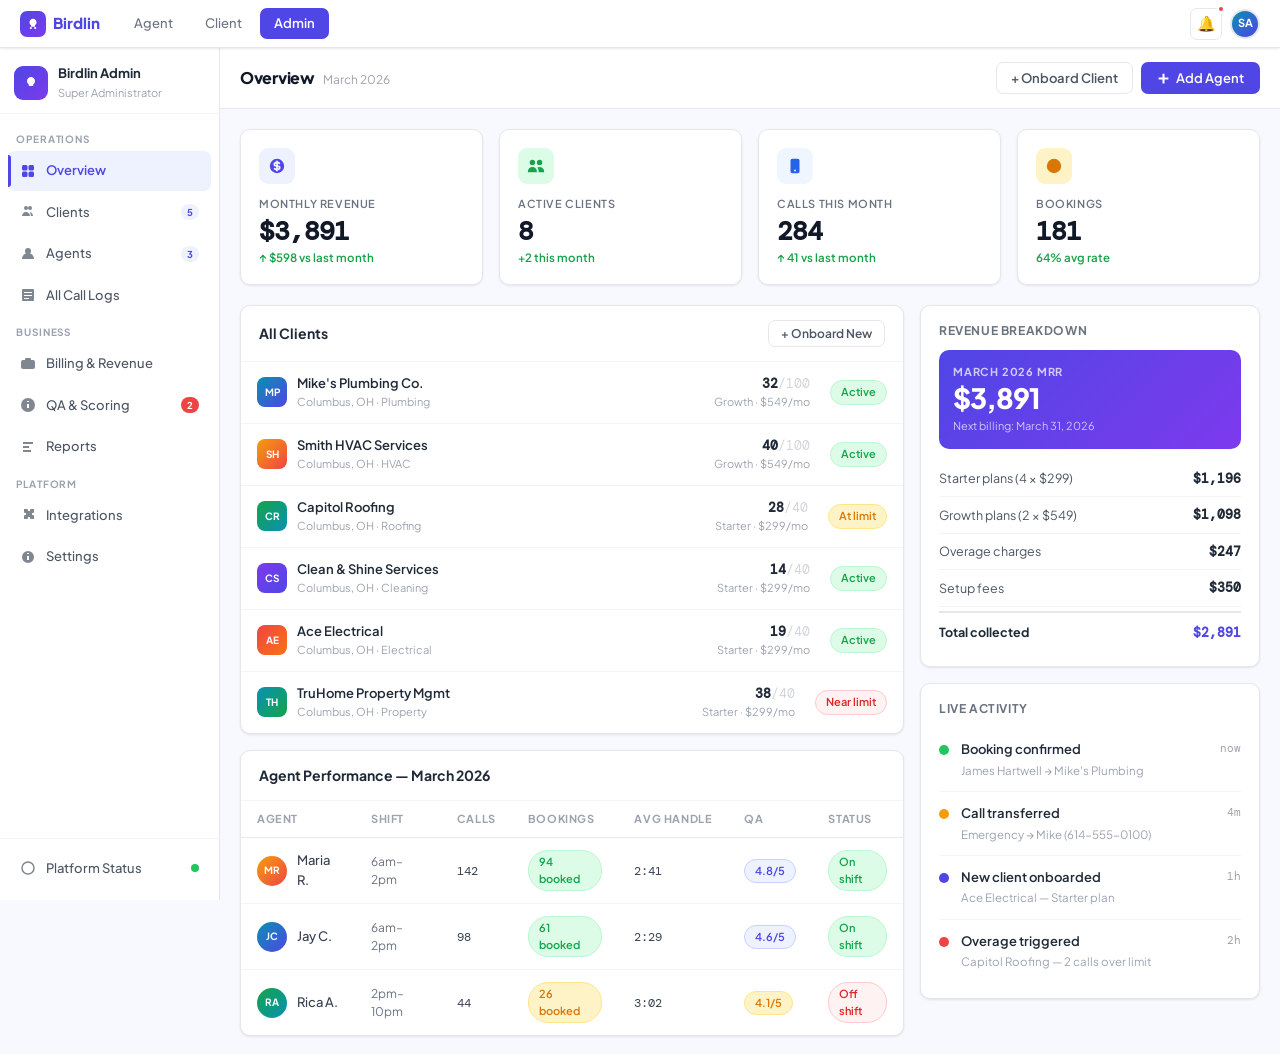
<file: birdlin_dashboard.html>
<!DOCTYPE html>
<html lang="en">
<head>
<meta charset="UTF-8">
<meta http-equiv="refresh" content="0;url=admin_dashboard.html"/>
<title>Redirecting — Birdlin</title>
<link href="https://fonts.googleapis.com/css2?family=Plus+Jakarta+Sans:wght@300;400;500;600;700;800&family=DM+Mono:wght@400;500&display=swap" rel="stylesheet">
<style>
*,*::before,*::after{box-sizing:border-box;margin:0;padding:0}
:root{
  --ind:#4F46E5;--ind-l:#EEF2FF;--ind-m:#C7D2FE;
  --pur:#7C3AED;--pur-l:#F5F3FF;
  --grn:#16A34A;--grn-l:#DCFCE7;--grn-m:#22C55E;
  --amb:#D97706;--amb-l:#FEF3C7;--amb-m:#F59E0B;
  --red:#DC2626;--red-l:#FEF2F2;--red-m:#EF4444;
  --blu:#2563EB;--blu-l:#EFF6FF;--blu-m:#3B82F6;
  --tel:#0891B2;--tel-l:#ECFEFF;
  --g50:#F9FAFB;--g100:#F3F4F6;--g200:#E5E7EB;--g300:#D1D5DB;
  --g400:#9CA3AF;--g500:#6B7280;--g600:#4B5563;--g700:#374151;
  --g800:#1F2937;--g900:#111827;
  --page:#F8F9FF;--sbw:220px;--tbh:56px;
  --font:'Plus Jakarta Sans',sans-serif;--mono:'DM Mono',monospace;
  --r:10px;--rs:7px;--sh:0 1px 3px rgba(0,0,0,0.06),0 1px 2px rgba(0,0,0,0.04)
}
body{font-family:var(--font);background:var(--page);color:var(--g800);font-size:14px;line-height:1.5;min-height:100vh}
.tabs{position:fixed;top:0;left:0;right:0;z-index:1000;background:#fff;border-bottom:1px solid var(--g200);display:flex;align-items:center;padding:0 24px;height:48px;gap:4px;box-shadow:var(--sh)}
.tlogo{font-size:15px;font-weight:800;color:var(--ind);margin-right:20px;letter-spacing:-.5px;display:flex;align-items:center;gap:8px}
.tlm{width:26px;height:26px;background:linear-gradient(135deg,var(--ind),var(--pur));border-radius:7px;display:flex;align-items:center;justify-content:center}
.tlm svg{width:14px;height:14px;fill:#fff}
.tb{padding:6px 16px;border-radius:7px;border:none;background:none;font-family:var(--font);font-size:13px;font-weight:500;color:var(--g500);cursor:pointer;transition:all .15s}
.tb:hover{background:var(--g100);color:var(--g700)}
.tb.on{background:var(--ind);color:#fff;font-weight:600}
.thint{margin-left:auto;font-size:11px;color:var(--g400);font-weight:500}
.app{display:flex;padding-top:48px;min-height:100vh}
.dash{display:none;width:100%}
.dash.vis{display:flex}
.sb{width:var(--sbw);background:#fff;border-right:1px solid var(--g200);display:flex;flex-direction:column;height:calc(100vh - 48px);position:sticky;top:48px;overflow-y:auto;flex-shrink:0}
.sb-brand{padding:18px 16px 12px;display:flex;align-items:center;gap:10px;border-bottom:1px solid var(--g100)}
.sb-av{width:34px;height:34px;border-radius:9px;display:flex;align-items:center;justify-content:center;font-size:12px;font-weight:700;flex-shrink:0}
.sb-name{font-size:13px;font-weight:700;color:var(--g800)}
.sb-role{font-size:11px;color:var(--g400)}
.sb-nav{padding:10px 8px;flex:1}
.ng{font-size:10px;font-weight:700;color:var(--g400);letter-spacing:.9px;text-transform:uppercase;padding:8px 8px 4px}
.ni{display:flex;align-items:center;gap:9px;padding:8px 10px;border-radius:var(--rs);font-size:13px;font-weight:500;color:var(--g600);cursor:pointer;transition:all .12s;margin-bottom:1px;position:relative}
.ni:hover{background:var(--g50);color:var(--g800)}
.ni.on{background:var(--ind-l);color:var(--ind);font-weight:600}
.ni.on::before{content:'';position:absolute;left:0;top:4px;bottom:4px;width:3px;background:var(--ind);border-radius:0 3px 3px 0}
.ni-ic{width:16px;height:16px;flex-shrink:0;opacity:.7}
.ni.on .ni-ic{opacity:1}
.nbadge{margin-left:auto;background:var(--red-m);color:#fff;border-radius:10px;padding:1px 6px;font-size:9.5px;font-weight:700}
.nbg{margin-left:auto;background:var(--g200);color:var(--g600);border-radius:10px;padding:1px 6px;font-size:9.5px;font-weight:600}
.sb-foot{padding:12px 8px;border-top:1px solid var(--g100)}
.mc{flex:1;display:flex;flex-direction:column;min-width:0}
.topbar{height:var(--tbh);background:#fff;border-bottom:1px solid var(--g200);display:flex;align-items:center;padding:0 24px;gap:12px;position:sticky;top:48px;z-index:100}
.tb-title{font-size:15px;font-weight:700;color:var(--g900)}
.tb-sub{font-size:12px;color:var(--g400);margin-left:4px}
.tb-right{margin-left:auto;display:flex;align-items:center;gap:10px}
.spill{display:flex;align-items:center;gap:5px;padding:4px 11px;border-radius:20px;font-size:11.5px;font-weight:600}
.spill.online{background:var(--grn-l);color:var(--grn)}
.sdot{width:6px;height:6px;border-radius:50%;background:currentColor}
.tav{width:32px;height:32px;border-radius:50%;display:flex;align-items:center;justify-content:center;font-size:11px;font-weight:700;color:#fff}
.tbtn{display:flex;align-items:center;gap:5px;padding:6px 12px;border-radius:var(--rs);border:1px solid var(--g200);background:#fff;font-family:var(--font);font-size:12px;font-weight:500;color:var(--g600);cursor:pointer;transition:all .12s}
.tbtn:hover{background:var(--g50);border-color:var(--g300)}
.page{padding:24px;flex:1}
.card{background:#fff;border:1px solid var(--g200);border-radius:var(--r);box-shadow:var(--sh)}
.ch{padding:16px 18px 0;display:flex;align-items:center;justify-content:space-between}
.ct{font-size:13px;font-weight:600;color:var(--g700)}
.cb{padding:16px 18px}
.mg{display:grid;grid-template-columns:repeat(4,1fr);gap:14px;margin-bottom:20px}
.mcard{background:#fff;border:1px solid var(--g200);border-radius:var(--r);padding:18px;box-shadow:var(--sh);position:relative;overflow:hidden}
.mcard::after{content:'';position:absolute;top:0;left:0;right:0;height:3px;border-radius:var(--r) var(--r) 0 0}
.mi1::after{background:linear-gradient(90deg,var(--ind),var(--pur))}
.mi2::after{background:linear-gradient(90deg,var(--grn-m),var(--tel))}
.mi3::after{background:linear-gradient(90deg,var(--amb-m),var(--red-m))}
.mi4::after{background:linear-gradient(90deg,var(--blu-m),var(--ind))}
.mi5::after{background:linear-gradient(90deg,var(--tel),var(--grn-m))}
.mic{width:36px;height:36px;border-radius:9px;display:flex;align-items:center;justify-content:center;margin-bottom:12px}
.mic svg{width:18px;height:18px}
.ml{font-size:11px;font-weight:600;color:var(--g500);text-transform:uppercase;letter-spacing:.6px;margin-bottom:6px}
.mv{font-size:28px;font-weight:800;color:var(--g900);letter-spacing:-1px;line-height:1}
.mch{font-size:11.5px;font-weight:600;margin-top:6px}
.cup{color:var(--grn)}.cdn{color:var(--red)}.cne{color:var(--g400)}
.ca{background:#fff;border:2px solid var(--amb-m);border-radius:var(--r);padding:16px 20px;display:flex;align-items:center;gap:16px;margin-bottom:20px;box-shadow:0 0 0 4px rgba(245,158,11,.08);animation:pr 2s ease-in-out infinite}
@keyframes pr{0%,100%{box-shadow:0 0 0 4px rgba(245,158,11,.08)}50%{box-shadow:0 0 0 8px rgba(245,158,11,.04)}}
.cri{width:46px;height:46px;border-radius:50%;background:linear-gradient(135deg,#F97316,#EF4444);display:flex;align-items:center;justify-content:center;flex-shrink:0;animation:bn 1s ease-in-out infinite}
@keyframes bn{0%,100%{transform:rotate(-8deg)}50%{transform:rotate(8deg)}}
.cri svg{width:22px;height:22px;fill:#fff}
.cai{flex:1}
.cbn{font-size:14px;font-weight:700;color:var(--g900)}
.ccn{font-size:12px;color:var(--g400);font-family:var(--mono);margin-top:2px}
.ctb{display:inline-flex;align-items:center;gap:5px;background:var(--amb-l);color:var(--amb);border-radius:5px;padding:3px 9px;font-size:11px;font-weight:700;font-family:var(--mono);margin-top:5px}
.cact{display:flex;gap:8px;flex-shrink:0}
.bans{background:var(--grn);color:#fff;border:none;border-radius:8px;padding:9px 20px;font-family:var(--font);font-size:13px;font-weight:700;cursor:pointer;box-shadow:0 2px 8px rgba(22,163,74,.3);transition:all .15s}
.bans:hover{background:#15803d;transform:translateY(-1px)}
.bdec{background:var(--red-l);color:var(--red);border:1.5px solid #FECACA;border-radius:8px;padding:9px 16px;font-family:var(--font);font-size:13px;font-weight:600;cursor:pointer}
.bscr{background:var(--ind-l);color:var(--ind);border:1.5px solid var(--ind-m);border-radius:8px;padding:9px 16px;font-family:var(--font);font-size:13px;font-weight:600;cursor:pointer}
.tc2{display:grid;grid-template-columns:1fr 280px;gap:16px}
.t23{display:grid;grid-template-columns:2fr 1fr;gap:16px}
.dt{width:100%;border-collapse:collapse}
.dt th{font-size:11px;font-weight:700;color:var(--g400);text-transform:uppercase;letter-spacing:.7px;padding:10px 16px;text-align:left;border-bottom:1px solid var(--g200);background:var(--g50)}
.dt td{padding:12px 16px;border-bottom:1px solid var(--g100);font-size:13px;color:var(--g700);vertical-align:middle}
.dt tr:last-child td{border-bottom:none}
.dt tr:hover td{background:var(--g50)}
.dt tr{cursor:pointer;transition:background .1s}
.pill{display:inline-flex;align-items:center;padding:3px 10px;border-radius:20px;font-size:11px;font-weight:700;letter-spacing:.2px;gap:4px}
.pg{background:var(--grn-l);color:var(--grn)}
.pa{background:var(--amb-l);color:var(--amb)}
.pr{background:var(--red-l);color:var(--red)}
.pb{background:var(--blu-l);color:var(--blu)}
.pi{background:var(--ind-l);color:var(--ind)}
.pgr{background:var(--g100);color:var(--g600)}
.pp{background:var(--pur-l);color:var(--pur)}
.av{width:30px;height:30px;border-radius:8px;display:flex;align-items:center;justify-content:center;font-size:11px;font-weight:700;flex-shrink:0}
.avc{border-radius:50%}
.cr{display:flex;align-items:center;gap:10px}
.sp{background:#fff;border:1px solid var(--g200);border-radius:var(--r);box-shadow:var(--sh);overflow:hidden}
.sph{background:linear-gradient(135deg,var(--ind),var(--pur));padding:14px 16px;display:flex;align-items:center;gap:10px}
.spht{font-size:13px;font-weight:700;color:#fff}
.sphs{font-size:11px;color:rgba(255,255,255,.65)}
.ss{display:flex;gap:12px;padding:11px 16px;border-bottom:1px solid var(--g100);align-items:flex-start}
.ss:last-child{border-bottom:none}
.sn{width:22px;height:22px;border-radius:6px;display:flex;align-items:center;justify-content:center;font-size:10px;font-weight:800;flex-shrink:0;margin-top:1px}
.st{font-size:12.5px;color:var(--g600);line-height:1.5}
.st strong{color:var(--g800);font-weight:600;display:block;margin-bottom:1px}
.ubw{margin-bottom:14px}
.ubl{display:flex;justify-content:space-between;align-items:center;margin-bottom:6px}
.ubn{font-size:12.5px;font-weight:500;color:var(--g700)}
.ubv{font-size:12px;font-weight:600;color:var(--g500);font-family:var(--mono)}
.ubt{height:6px;background:var(--g100);border-radius:10px;overflow:hidden}
.ubf{height:100%;border-radius:10px;transition:width .5s}
.ai{display:flex;gap:12px;padding:10px 0;border-bottom:1px solid var(--g100);align-items:flex-start}
.ai:last-child{border-bottom:none}
.ad{width:8px;height:8px;border-radius:50%;flex-shrink:0;margin-top:5px}
.ac{flex:1}
.at{font-size:12.5px;font-weight:500;color:var(--g800)}
.as{font-size:11.5px;color:var(--g400);margin-top:1px}
.atime{font-size:11px;color:var(--g400);font-family:var(--mono);flex-shrink:0}
.clr{display:flex;align-items:center;gap:12px;padding:12px 18px;border-bottom:1px solid var(--g100);cursor:pointer;transition:background .1s}
.clr:last-child{border-bottom:none}
.clr:hover{background:var(--g50)}
.cli{flex:1}
.cln{font-size:13px;font-weight:600;color:var(--g800)}
.clm{font-size:11.5px;color:var(--g400);margin-top:1px}
.clu{text-align:right}
.clc{font-size:13px;font-weight:700;color:var(--g800);font-family:var(--mono)}
.clp{font-size:10.5px;color:var(--g400)}
.bp{background:linear-gradient(135deg,var(--ind),var(--pur));border-radius:var(--r);padding:18px;color:#fff;margin-bottom:14px}
.bpn{font-size:11px;font-weight:700;letter-spacing:.8px;text-transform:uppercase;opacity:.7;margin-bottom:4px}
.bpp{font-size:30px;font-weight:800;letter-spacing:-1px;line-height:1}
.bpc{font-size:13px;opacity:.65}
.bur{display:flex;justify-content:space-between;margin-top:14px;opacity:.9}
.bul{font-size:11px;opacity:.7}
.buv{font-size:13px;font-weight:700}
.nt{border-radius:var(--rs);padding:12px 14px;font-size:12.5px;display:flex;gap:10px;align-items:flex-start;margin-bottom:14px}
.nta{background:var(--amb-l);border-left:3px solid var(--amb-m);color:#92400E;border-radius:0 var(--rs) var(--rs) 0}
.ntg{background:var(--grn-l);border-left:3px solid var(--grn-m);color:#14532D;border-radius:0 var(--rs) var(--rs) 0}
.ntb{background:var(--blu-l);border-left:3px solid var(--blu-m);color:#1E40AF;border-radius:0 var(--rs) var(--rs) 0}
::-webkit-scrollbar{width:5px}
::-webkit-scrollbar-thumb{background:var(--g200);border-radius:10px}
.bpri{background:var(--ind);color:#fff;border:none;border-radius:8px;padding:8px 16px;font-family:var(--font);font-size:13px;font-weight:600;cursor:pointer;display:inline-flex;align-items:center;gap:6px;transition:all .15s}
.bpri:hover{background:#4338CA;transform:translateY(-1px)}
.bout{background:#fff;color:var(--g700);border:1px solid var(--g200);border-radius:8px;padding:7px 14px;font-family:var(--font);font-size:13px;font-weight:500;cursor:pointer;transition:all .12s}
.bout:hover{background:var(--g50);border-color:var(--g300)}
.dbar{display:flex;gap:8px;flex-wrap:wrap;margin-top:12px}
.db{padding:6px 12px;border-radius:7px;border:1.5px solid;font-size:12px;font-weight:600;cursor:pointer;font-family:var(--font);transition:all .12s}
.rr{display:flex;align-items:center;gap:12px;padding:10px 0;border-bottom:1px solid var(--g100)}
.rr:last-child{border-bottom:none}
.rp{width:30px;height:30px;border-radius:50%;background:var(--ind-l);border:none;display:flex;align-items:center;justify-content:center;cursor:pointer;flex-shrink:0}
.rp svg{width:12px;height:12px;fill:var(--ind)}
.ri{flex:1}
.rn{font-size:12.5px;font-weight:500;color:var(--g700)}
.rm{font-size:11.5px;color:var(--g400);margin-top:1px}
.rd{font-size:12px;font-family:var(--mono);color:var(--g500)}
.sl{font-size:11px;font-weight:700;color:var(--g400);text-transform:uppercase;letter-spacing:.8px;margin-bottom:12px}
.sr{display:flex;align-items:center;justify-content:space-between;padding:8px 0;border-bottom:1px solid var(--g100)}
.sr:last-child{border-bottom:none}
.srlab{font-size:12.5px;color:var(--g600)}
.srval{font-size:13px;font-weight:700;color:var(--g800);font-family:var(--mono)}
/* DROPDOWNS */
.dd-wrap{position:relative}
.dd-menu{position:absolute;top:calc(100% + 8px);right:0;background:#fff;border:1px solid var(--g200);border-radius:var(--r);box-shadow:0 8px 24px rgba(0,0,0,.12);min-width:220px;z-index:999;display:none;overflow:hidden}
.dd-menu.open{display:block;animation:ddfade .15s ease}
@keyframes ddfade{from{opacity:0;transform:translateY(-4px)}to{opacity:1;transform:translateY(0)}}
.dd-head{padding:14px 16px;border-bottom:1px solid var(--g100)}
.dd-name{font-size:13px;font-weight:700;color:var(--g800)}
.dd-email{font-size:11px;color:var(--g400);margin-top:1px}
.dd-item{display:flex;align-items:center;gap:10px;padding:10px 16px;font-size:13px;color:var(--g600);cursor:pointer;transition:.1s;text-decoration:none}
.dd-item:hover{background:var(--g50);color:var(--g800)}
.dd-item svg{width:14px;height:14px;flex-shrink:0;opacity:.6}
.dd-sep{height:1px;background:var(--g100);margin:4px 0}
.dd-item.danger{color:var(--red)}
.dd-item.danger:hover{background:var(--red-l)}
.notif-item{padding:12px 16px;border-bottom:1px solid var(--g100);cursor:pointer;transition:.1s}
.notif-item:hover{background:var(--g50)}
.notif-item:last-child{border-bottom:none}
.notif-title{font-size:12.5px;font-weight:600;color:var(--g800)}
.notif-sub{font-size:11.5px;color:var(--g400);margin-top:1px}
.notif-time{font-size:10.5px;color:var(--g400);margin-top:3px;font-family:var(--mono)}
.notif-hd{padding:10px 16px;display:flex;align-items:center;justify-content:space-between;border-bottom:1px solid var(--g200)}
.notif-hd span{font-size:12px;font-weight:700;color:var(--g700)}
.notif-hd button{font-size:11px;color:var(--ind);background:none;border:none;cursor:pointer;font-family:var(--font)}
.nav-av{width:30px;height:30px;border-radius:50%;background:linear-gradient(135deg,var(--ind),var(--pur));display:flex;align-items:center;justify-content:center;font-size:11px;font-weight:700;color:#fff;cursor:pointer;border:2px solid var(--g200);transition:.15s}
.nav-av:hover{border-color:var(--ind)}
.notif-badge{position:relative}
.notif-badge::after{content:'2';position:absolute;top:-4px;right:-4px;background:var(--red-m);color:#fff;border-radius:50%;width:14px;height:14px;font-size:8px;font-weight:700;display:flex;align-items:center;justify-content:center;font-family:var(--font)}
/* MODAL */
.modal-bg{position:fixed;inset:0;background:rgba(0,0,0,.4);z-index:500;display:none;align-items:center;justify-content:center;padding:20px}
.modal-bg.open{display:flex;animation:ddfade .2s ease}
.modal{background:#fff;border-radius:12px;width:100%;max-width:540px;box-shadow:0 20px 60px rgba(0,0,0,.2);overflow:hidden}
.modal-hd{padding:18px 20px;border-bottom:1px solid var(--g200);display:flex;align-items:center;justify-content:space-between}
.modal-title{font-size:15px;font-weight:700;color:var(--g900)}
.modal-close{width:28px;height:28px;border-radius:7px;border:none;background:var(--g100);cursor:pointer;font-size:16px;display:flex;align-items:center;justify-content:center;color:var(--g500)}
.modal-close:hover{background:var(--g200)}
.modal-body{padding:20px}
.modal-foot{padding:14px 20px;border-top:1px solid var(--g200);display:flex;justify-content:flex-end;gap:8px}
.fg2{display:grid;grid-template-columns:1fr 1fr;gap:12px;margin-bottom:12px}
.flbl{font-size:11px;font-weight:600;color:var(--g500);margin-bottom:5px}
.minp{width:100%;border:1px solid var(--g200);border-radius:var(--rs);padding:8px 10px;font-size:13px;font-family:var(--font);outline:none;color:var(--g800);transition:border .15s}
.minp:focus{border-color:var(--ind)}
</style>
</head>
<body>
<div class="tabs">
  <div class="tlogo">
    <div class="tlm"><svg viewBox="0 0 16 16"><path d="M8 2C5.8 2 4 3.8 4 6c0 1.4.7 2.6 1.8 3.4V11h4.4V9.4C11.3 8.6 12 7.4 12 6c0-2.2-1.8-4-4-4z"/><circle cx="5.5" cy="12.5" r="1.2"/><circle cx="10.5" cy="12.5" r="1.2"/></svg></div>
    Birdlin
  </div>
  <a class="tb" href="login.html">← Login</a>
  <a class="tb" href="agent_dashboard.html">Agent</a>
  <a class="tb" href="client_dashboard.html">Client</a>
  <button class="tb on" onclick="sw('agent',this)">Agent Dashboard</button>
  <button class="tb" onclick="sw('client',this)">Client Portal</button>
  <button class="tb" onclick="sw('admin',this)">Admin Panel</button>
  <span class="thint">Click tabs to switch dashboards</span>
  <div style="margin-left:auto;display:flex;align-items:center;gap:8px">
    <div class="dd-wrap notif-badge">
      <div style="width:32px;height:32px;border-radius:7px;border:1px solid var(--g200);background:#fff;display:flex;align-items:center;justify-content:center;cursor:pointer;font-size:14px" onclick="toggleDd('notifDd')">🔔</div>
      <div class="dd-menu" id="notifDd" style="min-width:300px">
        <div class="notif-hd"><span>Notifications</span><button onclick="showT('All marked read')">Mark all read</button></div>
        <div class="notif-item"><div class="notif-title">Overage triggered — Capitol Roofing</div><div class="notif-sub">28/40 calls — 2 over limit</div><div class="notif-time">2 hours ago</div></div>
        <div class="notif-item"><div class="notif-title">New client onboarded</div><div class="notif-sub">Ace Electrical — Starter plan</div><div class="notif-time">1 hour ago</div></div>
      </div>
    </div>
    <div class="dd-wrap">
      <div class="nav-av" onclick="toggleDd('userDd')">SA</div>
      <div class="dd-menu" id="userDd">
        <div class="dd-head"><div class="dd-name">Super Admin</div><div class="dd-email">admin@birdlin.io</div></div>
        <a class="dd-item" href="agent_dashboard.html"><svg viewBox="0 0 16 16" fill="currentColor"><circle cx="8" cy="5" r="3"/><path d="M2 13c0-3.3 2.7-6 6-6s6 2.7 6 6H2z"/></svg>Agent Dashboard</a>
        <a class="dd-item" href="client_dashboard.html"><svg viewBox="0 0 16 16" fill="currentColor"><rect x="2" y="2" width="5.5" height="5.5" rx="1.5"/><rect x="8.5" y="2" width="5.5" height="5.5" rx="1.5"/><rect x="2" y="8.5" width="5.5" height="5.5" rx="1.5"/><rect x="8.5" y="8.5" width="5.5" height="5.5" rx="1.5"/></svg>Client Portal</a>
        <div class="dd-sep"></div>
        <div class="dd-item danger" onclick="showT('Logged out')"><svg viewBox="0 0 16 16" fill="currentColor"><path d="M6 2H3a1 1 0 00-1 1v10a1 1 0 001 1h3M10 11l3-3-3-3M13 8H6"/></svg>Sign Out</div>
      </div>
    </div>
  </div>
</div>

<!-- ONBOARD CLIENT MODAL -->
<div class="modal-bg" id="onboardModal">
  <div class="modal">
    <div class="modal-hd"><span class="modal-title">🏢 Onboard New Client</span><button class="modal-close" onclick="closeM('onboardModal')">✕</button></div>
    <div class="modal-body">
      <div class="fg2"><div><div class="flbl">Business Name</div><input class="minp" placeholder="e.g. Smith HVAC Services"/></div><div><div class="flbl">Industry</div><select class="minp"><option>Plumbing</option><option>HVAC</option><option>Roofing</option><option>Electrical</option><option>Cleaning</option><option>Property Mgmt</option><option>Other</option></select></div></div>
      <div class="fg2"><div><div class="flbl">Contact Name</div><input class="minp" placeholder="e.g. John Smith"/></div><div><div class="flbl">Phone Number</div><input class="minp" placeholder="+1 (000) 000-0000"/></div></div>
      <div class="fg2"><div><div class="flbl">Email Address</div><input class="minp" type="email" placeholder="john@business.com"/></div><div><div class="flbl">Plan</div><select class="minp"><option>Starter — $299/mo (40 calls)</option><option>Growth — $549/mo (100 calls)</option><option>Enterprise — Custom</option></select></div></div>
      <div><div class="flbl">City / State</div><input class="minp" placeholder="e.g. Columbus, OH"/></div>
    </div>
    <div class="modal-foot"><button style="background:#fff;border:1px solid var(--g200);border-radius:8px;padding:7px 14px;font-family:var(--font);font-size:13px;cursor:pointer" onclick="closeM('onboardModal')">Cancel</button><button style="background:var(--ind);color:#fff;border:none;border-radius:8px;padding:8px 16px;font-family:var(--font);font-size:13px;font-weight:600;cursor:pointer" onclick="closeM('onboardModal');showT('Client onboarded ✓')">Onboard Client</button></div>
  </div>
</div>
<div class="app">

<!-- AGENT -->
<div class="dash vis" id="d-agent">
  <div class="sb">
    <div class="sb-brand">
      <div class="sb-av" style="background:linear-gradient(135deg,#F59E0B,#EF4444)">MR</div>
      <div><div class="sb-name">Maria R.</div><div class="sb-role">Receptionist Agent</div></div>
    </div>
    <div class="sb-nav">
      <div class="ng">Workspace</div>
      <div class="ni on"><svg class="ni-ic" viewBox="0 0 16 16" fill="currentColor"><rect x="2" y="2" width="5.5" height="5.5" rx="1.5"/><rect x="8.5" y="2" width="5.5" height="5.5" rx="1.5"/><rect x="2" y="8.5" width="5.5" height="5.5" rx="1.5"/><rect x="8.5" y="8.5" width="5.5" height="5.5" rx="1.5"/></svg>Dashboard</div>
      <div class="ni"><svg class="ni-ic" viewBox="0 0 16 16" fill="currentColor"><path d="M3 2h10a1 1 0 011 1v10a1 1 0 01-1 1H3a1 1 0 01-1-1V3a1 1 0 011-1zm1 3v1h8V5H4zm0 3v1h8V8H4zm0 3v1h5v-1H4z"/></svg>Call Log<span class="nbadge">3</span></div>
      <div class="ni"><svg class="ni-ic" viewBox="0 0 16 16" fill="currentColor"><path d="M8 1a7 7 0 100 14A7 7 0 008 1zM7 4h2v5H7V4zm0 6h2v2H7v-2z"/></svg>Scripts & FAQs</div>
      <div class="ni"><svg class="ni-ic" viewBox="0 0 16 16" fill="currentColor"><rect x="2" y="3" width="12" height="11" rx="2"/><path d="M5 2v2M11 2v2M2 7h12"/></svg>Bookings</div>
      <div class="ng">Clients</div>
      <div class="ni"><svg class="ni-ic" viewBox="0 0 16 16" fill="currentColor"><circle cx="8" cy="5" r="3"/><path d="M2 13c0-3.3 2.7-6 6-6s6 2.7 6 6H2z"/></svg>Assigned Clients<span class="nbg">6</span></div>
      <div class="ni"><svg class="ni-ic" viewBox="0 0 16 16" fill="currentColor"><path d="M2 4a2 2 0 012-2h8a2 2 0 012 2v8a2 2 0 01-2 2H4a2 2 0 01-2-2V4z"/></svg>Knowledge Base</div>
    </div>
    <div class="sb-foot"><div class="ni"><svg class="ni-ic" viewBox="0 0 16 16" fill="currentColor"><circle cx="8" cy="8" r="6" stroke="currentColor" stroke-width="1.5" fill="none"/><path d="M8 5v3l1.5 1.5" stroke="currentColor" stroke-width="1.5" fill="none"/></svg>Shift: 6am–2pm</div></div>
  </div>
  <div class="mc">
    <div class="topbar">
      <div><span class="tb-title">Agent Dashboard</span><span class="tb-sub">Tuesday, March 25</span></div>
      <div class="tb-right">
        <div class="spill online"><div class="sdot"></div>Online — Ready</div>
        <button class="tbtn">Queue: 0</button>
        <div class="tav" style="background:linear-gradient(135deg,#F59E0B,#EF4444)">MR</div>
      </div>
    </div>
    <div class="page">
      <div class="ca">
        <div class="cri"><svg viewBox="0 0 24 24"><path d="M6.6 10.8c1.4 2.8 3.8 5.1 6.6 6.6l2.2-2.2c.3-.3.7-.4 1-.2 1.1.4 2.3.6 3.6.6.6 0 1 .4 1 1V20c0 .6-.4 1-1 1-9.4 0-17-7.6-17-17 0-.6.4-1 1-1h3.5c.6 0 1 .4 1 1 0 1.3.2 2.5.6 3.6.1.3 0 .7-.2 1L6.6 10.8z"/></svg></div>
        <div class="cai">
          <div class="cbn">Incoming call — Mike's Plumbing Co.</div>
          <div class="ccn">+1 (614) 555-0182 &nbsp;·&nbsp; Unknown caller &nbsp;·&nbsp; Plumbing / Home Services</div>
          <div class="ctb">00:09</div>
        </div>
        <div class="cact">
          <button class="bscr">View Script</button>
          <button class="bdec">Decline</button>
          <button class="bans">Answer Call</button>
        </div>
      </div>
      <div class="mg">
        <div class="mcard mi1"><div class="mic" style="background:#EEF2FF"><svg viewBox="0 0 20 20" fill="#4F46E5"><path d="M2 3a1 1 0 011-1h14a1 1 0 011 1v14a1 1 0 01-1 1H3a1 1 0 01-1-1V3zm2 2v10h12V5H4z"/></svg></div><div class="ml">Calls Today</div><div class="mv">14</div><div class="mch cup">↑ 3 vs yesterday</div></div>
        <div class="mcard mi2"><div class="mic" style="background:#DCFCE7"><svg viewBox="0 0 20 20" fill="#16A34A"><path d="M10 18a8 8 0 100-16 8 8 0 000 16zm3.707-9.293a1 1 0 00-1.414-1.414L9 10.586 7.707 9.293a1 1 0 00-1.414 1.414l2 2a1 1 0 001.414 0l4-4z"/></svg></div><div class="ml">Bookings</div><div class="mv">9</div><div class="mch cup">64% booking rate</div></div>
        <div class="mcard mi3"><div class="mic" style="background:#FEF3C7"><svg viewBox="0 0 20 20" fill="#D97706"><path d="M10 18a8 8 0 100-16 8 8 0 000 16zm1-12a1 1 0 10-2 0v4a1 1 0 00.293.707l2.828 2.829a1 1 0 101.415-1.415L11 9.586V6z"/></svg></div><div class="ml">Avg Handle</div><div class="mv">2:34</div><div class="mch cne">— On target</div></div>
        <div class="mcard mi4"><div class="mic" style="background:#EFF6FF"><svg viewBox="0 0 20 20" fill="#2563EB"><path d="M9 6a3 3 0 11-6 0 3 3 0 016 0zM17 6a3 3 0 11-6 0 3 3 0 016 0zM12.93 17c.046-.327.07-.66.07-1a6.97 6.97 0 00-1.5-4.33A5 5 0 0119 16v1h-6.07zM6 11a5 5 0 015 5v1H1v-1a5 5 0 015-5z"/></svg></div><div class="ml">Clients on Shift</div><div class="mv">6</div><div class="mch cup">All active</div></div>
      </div>
      <div class="tc2">
        <div style="display:flex;flex-direction:column;gap:16px">
          <div class="card">
            <div class="ch"><span class="ct">Recent Calls</span><span style="font-size:12px;color:var(--ind);font-weight:600;cursor:pointer">View all →</span></div>
            <table class="dt" style="margin-top:8px">
              <thead><tr><th>Caller</th><th>Client</th><th>Time</th><th>Dur.</th><th>Status</th></tr></thead>
              <tbody>
                <tr><td><div class="cr"><div class="av" style="background:#DCFCE7;color:#16A34A">JH</div><div><div style="font-weight:500">James Hartwell</div><div style="font-size:11px;color:var(--g400);font-family:var(--mono)">+1 614-555-0391</div></div></div></td><td>Smith HVAC</td><td style="font-family:var(--mono);font-size:12px">11:42 AM</td><td style="font-family:var(--mono);font-size:12px">3:12</td><td><span class="pill pg">Booked</span></td></tr>
                <tr><td><div class="cr"><div class="av" style="background:#FFF7ED;color:#D97706">LP</div><div><div style="font-weight:500">Linda Park</div><div style="font-size:11px;color:var(--g400);font-family:var(--mono)">+1 614-555-0821</div></div></div></td><td>Mike's Plumbing</td><td style="font-family:var(--mono);font-size:12px">11:29 AM</td><td style="font-family:var(--mono);font-size:12px">1:05</td><td><span class="pill pa">Transferred</span></td></tr>
                <tr><td><div class="cr"><div class="av" style="background:#EFF6FF;color:#2563EB">TB</div><div><div style="font-weight:500">Tom Briggs</div><div style="font-size:11px;color:var(--g400);font-family:var(--mono)">+1 614-555-0147</div></div></div></td><td>Capitol Roofing</td><td style="font-family:var(--mono);font-size:12px">11:14 AM</td><td style="font-family:var(--mono);font-size:12px">2:47</td><td><span class="pill pb">Message</span></td></tr>
                <tr><td><div class="cr"><div class="av" style="background:#DCFCE7;color:#16A34A">SO</div><div><div style="font-weight:500">Sara Okonkwo</div><div style="font-size:11px;color:var(--g400);font-family:var(--mono)">+1 614-555-0034</div></div></div></td><td>Smith HVAC</td><td style="font-family:var(--mono);font-size:12px">10:58 AM</td><td style="font-family:var(--mono);font-size:12px">4:02</td><td><span class="pill pg">Booked</span></td></tr>
                <tr><td><div class="cr"><div class="av" style="background:#FEF2F2;color:#DC2626">??</div><div><div style="font-weight:500">Unknown</div><div style="font-size:11px;color:var(--g400);font-family:var(--mono)">+1 614-555-????</div></div></div></td><td>Clean &amp; Shine</td><td style="font-family:var(--mono);font-size:12px">10:33 AM</td><td style="font-family:var(--mono);font-size:12px">0:00</td><td><span class="pill pr">Missed</span></td></tr>
              </tbody>
            </table>
          </div>
          <div class="card cb">
            <div class="sl">Log Current Call</div>
            <div style="display:grid;grid-template-columns:1fr 1fr;gap:10px;margin-bottom:12px">
              <div><div style="font-size:11px;font-weight:600;color:var(--g500);margin-bottom:5px">Caller Name</div><input style="width:100%;border:1px solid var(--g200);border-radius:7px;padding:8px 10px;font-size:13px;font-family:var(--font);outline:none;color:var(--g800)" placeholder="e.g. James Hartwell"/></div>
              <div><div style="font-size:11px;font-weight:600;color:var(--g500);margin-bottom:5px">Phone Number</div><input style="width:100%;border:1px solid var(--g200);border-radius:7px;padding:8px 10px;font-size:13px;font-family:var(--mono);outline:none;color:var(--g800)" placeholder="+1 (000) 000-0000"/></div>
            </div>
            <div style="margin-bottom:10px"><div style="font-size:11px;font-weight:600;color:var(--g500);margin-bottom:5px">Notes</div><textarea style="width:100%;border:1px solid var(--g200);border-radius:7px;padding:8px 10px;font-size:13px;font-family:var(--font);outline:none;resize:none;height:64px;color:var(--g800)" placeholder="Service needed, urgency, key details..."></textarea></div>
            <div class="sl">Disposition</div>
            <div class="dbar">
              <button class="db" style="background:#DCFCE7;color:#15803D;border-color:#BBF7D0">✓ Booked</button>
              <button class="db" style="background:#FFF7ED;color:#C2410C;border-color:#FED7AA">→ Transferred</button>
              <button class="db" style="background:#EFF6FF;color:#1D4ED8;border-color:#BFDBFE">✉ Message</button>
              <button class="db" style="background:#FEF2F2;color:#B91C1C;border-color:#FECACA">✕ Missed</button>
              <button class="db" style="background:#F5F3FF;color:#6D28D9;border-color:#DDD6FE">✓ Resolved</button>
            </div>
          </div>
        </div>
        <div class="sp">
          <div class="sph"><div><div class="spht">Mike's Plumbing Co.</div><div class="sphs">Growth Plan · Active script</div></div></div>
          <div class="ss"><div class="sn" style="background:#EEF2FF;color:#4F46E5">1</div><div class="st"><strong>Greet</strong>"Thank you for calling Mike's Plumbing, this is [your name], how can I help?"</div></div>
          <div class="ss"><div class="sn" style="background:#DCFCE7;color:#16A34A">2</div><div class="st"><strong>Capture Info</strong>Full name · Callback number · Email · Service type</div></div>
          <div class="ss"><div class="sn" style="background:#FFF7ED;color:#D97706">3</div><div class="st"><strong>Urgency Check</strong>Emergency → Transfer Mike: (614) 555-0100</div></div>
          <div class="ss"><div class="sn" style="background:#EFF6FF;color:#2563EB">4</div><div class="st"><strong>Book Appointment</strong>Check Google Cal · Confirm slot · Repeat time aloud</div></div>
          <div class="ss"><div class="sn" style="background:#F5F3FF;color:#7C3AED">5</div><div class="st"><strong>Close</strong>"Is there anything else I can help you with today?"</div></div>
          <div style="padding:14px 16px;border-top:1px solid var(--g100)">
            <div class="sl" style="margin-bottom:8px">Quick FAQs</div>
            <div class="ai"><div class="ad" style="background:var(--ind)"></div><div class="ac"><div class="at">Service area?</div><div class="as">Greater Columbus, 30mi radius</div></div></div>
            <div class="ai"><div class="ad" style="background:var(--ind)"></div><div class="ac"><div class="at">After-hours emergency?</div><div class="as">Transfer to Mike directly, any time</div></div></div>
            <div class="ai"><div class="ad" style="background:var(--ind)"></div><div class="ac"><div class="at">Pricing quotes?</div><div class="as">Do not quote — "Mike will discuss on-site"</div></div></div>
          </div>
        </div>
      </div>
    </div>
  </div>
</div>

<!-- CLIENT -->
<div class="dash" id="d-client">
  <div class="sb">
    <div class="sb-brand">
      <div class="sb-av" style="background:linear-gradient(135deg,#0891B2,#4F46E5)">MP</div>
      <div><div class="sb-name">Mike's Plumbing</div><div class="sb-role">Growth Plan</div></div>
    </div>
    <div class="sb-nav">
      <div class="ng">Overview</div>
      <div class="ni on"><svg class="ni-ic" viewBox="0 0 16 16" fill="currentColor"><rect x="2" y="2" width="5.5" height="5.5" rx="1.5"/><rect x="8.5" y="2" width="5.5" height="5.5" rx="1.5"/><rect x="2" y="8.5" width="5.5" height="5.5" rx="1.5"/><rect x="8.5" y="8.5" width="5.5" height="5.5" rx="1.5"/></svg>Dashboard</div>
      <div class="ni"><svg class="ni-ic" viewBox="0 0 16 16" fill="currentColor"><path d="M3 2h10a1 1 0 011 1v10a1 1 0 01-1 1H3a1 1 0 01-1-1V3a1 1 0 011-1zm1 3v1h8V5H4zm0 3v1h8V8H4zm0 3v1h5v-1H4z"/></svg>Call History</div>
      <div class="ni"><svg class="ni-ic" viewBox="0 0 16 16" fill="currentColor"><circle cx="8" cy="8" r="4"/><path d="M8 1v2M8 13v2M1 8h2M13 8h2"/></svg>Recordings</div>
      <div class="ni"><svg class="ni-ic" viewBox="0 0 16 16" fill="currentColor"><rect x="2" y="3" width="12" height="11" rx="2"/><path d="M5 2v2M11 2v2M2 7h12"/></svg>Bookings</div>
      <div class="ng">Account</div>
      <div class="ni"><svg class="ni-ic" viewBox="0 0 16 16" fill="currentColor"><rect x="1" y="4" width="14" height="9" rx="2"/><path d="M5 4V3a1 1 0 011-1h4a1 1 0 011 1v1"/></svg>Billing &amp; Usage</div>
      <div class="ni"><svg class="ni-ic" viewBox="0 0 16 16" fill="currentColor"><path d="M3 3h10v2H3V3zm0 4h6v2H3V7zm0 4h8v2H3v-2z"/></svg>Integrations</div>
      <div class="ni"><svg class="ni-ic" viewBox="0 0 16 16" fill="currentColor"><path d="M8 2a6 6 0 100 12A6 6 0 008 2zm1 9H7V7h2v4zm0-6H7V4h2v1z"/></svg>Business Settings</div>
    </div>
    <div class="sb-foot"><div class="nt nta" style="font-size:11px;margin-bottom:0"><svg width="14" height="14" viewBox="0 0 16 16" fill="currentColor" style="flex-shrink:0;margin-top:1px"><path d="M8 1a7 7 0 100 14A7 7 0 008 1zm.75 4.75h-1.5v4h1.5v-4zm0 5h-1.5v1.5h1.5v-1.5z"/></svg><span>32 of 100 calls used</span></div></div>
  </div>
  <div class="mc">
    <div class="topbar">
      <div><span class="tb-title">Client Portal</span><span class="tb-sub">Mike's Plumbing Co.</span></div>
      <div class="tb-right">
        <span style="font-size:12px;color:var(--g400)">Resets in <strong style="color:var(--g700)">6 days</strong></span>
        <button class="tbtn">Export Report</button>
        <div class="tav" style="background:linear-gradient(135deg,#0891B2,#4F46E5)">MP</div>
      </div>
    </div>
    <div class="page">
      <div class="nt ntg"><svg width="15" height="15" viewBox="0 0 16 16" fill="currentColor" style="flex-shrink:0;margin-top:1px"><path d="M8 1a7 7 0 100 14A7 7 0 008 1zm3.7 5.7l-4 4a1 1 0 01-1.4 0l-2-2a1 1 0 011.4-1.4L7 8.6l3.3-3.3a1 1 0 011.4 1.4z"/></svg>Your Birdlin receptionist answered 32 calls this month — 21 resulted in booked appointments. That's $0 in missed revenue from unanswered calls.</div>
      <div class="mg">
        <div class="mcard mi1"><div class="mic" style="background:#EEF2FF"><svg viewBox="0 0 20 20" fill="#4F46E5"><path d="M2 3a1 1 0 011-1h14a1 1 0 011 1v14a1 1 0 01-1 1H3a1 1 0 01-1-1V3zm2 2v10h12V5H4z"/></svg></div><div class="ml">Total Calls</div><div class="mv">32</div><div class="mch cup">↑ 8 vs last month</div></div>
        <div class="mcard mi2"><div class="mic" style="background:#DCFCE7"><svg viewBox="0 0 20 20" fill="#16A34A"><path d="M10 18a8 8 0 100-16 8 8 0 000 16zm3.707-9.293a1 1 0 00-1.414-1.414L9 10.586 7.707 9.293a1 1 0 00-1.414 1.414l2 2a1 1 0 001.414 0l4-4z"/></svg></div><div class="ml">Appointments Booked</div><div class="mv">21</div><div class="mch cup">66% conversion</div></div>
        <div class="mcard mi3"><div class="mic" style="background:#FEF3C7"><svg viewBox="0 0 20 20" fill="#D97706"><path d="M10 18a8 8 0 100-16 8 8 0 000 16zm1-12a1 1 0 10-2 0v4a1 1 0 00.293.707l2.828 2.829a1 1 0 101.415-1.415L11 9.586V6z"/></svg></div><div class="ml">Calls Remaining</div><div class="mv">68</div><div class="mch cne">of 100 included</div></div>
        <div class="mcard mi5"><div class="mic" style="background:#ECFEFF"><svg viewBox="0 0 20 20" fill="#0891B2"><path d="M2 5a2 2 0 012-2h7a2 2 0 012 2v4a2 2 0 01-2 2H9l-3 3v-3H4a2 2 0 01-2-2V5z"/></svg></div><div class="ml">Messages Taken</div><div class="mv">7</div><div class="mch cne">All delivered</div></div>
      </div>
      <div class="t23">
        <div style="display:flex;flex-direction:column;gap:16px">
          <div class="card">
            <div class="ch" style="padding-bottom:12px"><span class="ct">Call History — March 2026</span><div style="display:flex;gap:8px"><button class="bout" style="font-size:12px;padding:5px 10px">Filter</button><button class="bout" style="font-size:12px;padding:5px 10px">Export CSV</button></div></div>
            <table class="dt">
              <thead><tr><th>Caller</th><th>Date &amp; Time</th><th>Duration</th><th>Outcome</th><th>Agent</th></tr></thead>
              <tbody>
                <tr><td><div class="cr"><div class="av" style="background:#DCFCE7;color:#16A34A">JH</div><div><div style="font-weight:500">James Hartwell</div><div style="font-size:11px;color:var(--g400)">Drain repair inquiry</div></div></div></td><td style="font-size:12px;color:var(--g500);font-family:var(--mono)">Mar 25, 11:42 AM</td><td style="font-family:var(--mono);font-size:12px">3:12</td><td><span class="pill pg">Booked</span></td><td style="font-size:12px;color:var(--g500)">Maria R.</td></tr>
                <tr><td><div class="cr"><div class="av" style="background:#FFF7ED;color:#D97706">LP</div><div><div style="font-weight:500">Linda Park</div><div style="font-size:11px;color:var(--g400)">Emergency burst pipe</div></div></div></td><td style="font-size:12px;color:var(--g500);font-family:var(--mono)">Mar 25, 11:29 AM</td><td style="font-family:var(--mono);font-size:12px">1:05</td><td><span class="pill pa">Transferred</span></td><td style="font-size:12px;color:var(--g500)">Maria R.</td></tr>
                <tr><td><div class="cr"><div class="av" style="background:#DCFCE7;color:#16A34A">RK</div><div><div style="font-weight:500">Robert Kim</div><div style="font-size:11px;color:var(--g400)">Water heater install</div></div></div></td><td style="font-size:12px;color:var(--g500);font-family:var(--mono)">Mar 24, 2:17 PM</td><td style="font-family:var(--mono);font-size:12px">4:34</td><td><span class="pill pg">Booked</span></td><td style="font-size:12px;color:var(--g500)">Jay C.</td></tr>
                <tr><td><div class="cr"><div class="av" style="background:#EFF6FF;color:#2563EB">AN</div><div><div style="font-weight:500">Amy Nguyen</div><div style="font-size:11px;color:var(--g400)">Toilet repair quote</div></div></div></td><td style="font-size:12px;color:var(--g500);font-family:var(--mono)">Mar 24, 10:05 AM</td><td style="font-family:var(--mono);font-size:12px">2:21</td><td><span class="pill pb">Message</span></td><td style="font-size:12px;color:var(--g500)">Maria R.</td></tr>
                <tr><td><div class="cr"><div class="av" style="background:#DCFCE7;color:#16A34A">DW</div><div><div style="font-weight:500">Dan Willis</div><div style="font-size:11px;color:var(--g400)">Annual maintenance</div></div></div></td><td style="font-size:12px;color:var(--g500);font-family:var(--mono)">Mar 23, 9:44 AM</td><td style="font-family:var(--mono);font-size:12px">3:58</td><td><span class="pill pg">Booked</span></td><td style="font-size:12px;color:var(--g500)">Jay C.</td></tr>
              </tbody>
            </table>
          </div>
          <div class="card"><div class="ch"><span class="ct">Recent Recordings</span><span style="font-size:12px;color:var(--ind);font-weight:600;cursor:pointer">View all →</span></div><div class="cb"><div class="rr"><button class="rp"><svg viewBox="0 0 16 16"><path d="M5 3.5l9 4.5-9 4.5V3.5z"/></svg></button><div class="ri"><div class="rn">James Hartwell — Drain Repair</div><div class="rm">Mar 25, 11:42 AM · Maria R. · Booked</div></div><div class="rd">3:12</div></div><div class="rr"><button class="rp"><svg viewBox="0 0 16 16"><path d="M5 3.5l9 4.5-9 4.5V3.5z"/></svg></button><div class="ri"><div class="rn">Linda Park — Emergency Burst Pipe</div><div class="rm">Mar 25, 11:29 AM · Maria R. · Transferred</div></div><div class="rd">1:05</div></div><div class="rr"><button class="rp"><svg viewBox="0 0 16 16"><path d="M5 3.5l9 4.5-9 4.5V3.5z"/></svg></button><div class="ri"><div class="rn">Robert Kim — Water Heater Install</div><div class="rm">Mar 24, 2:17 PM · Jay C. · Booked</div></div><div class="rd">4:34</div></div></div></div>
        </div>
        <div style="display:flex;flex-direction:column;gap:16px">
          <div class="card cb">
            <div class="bp"><div class="bpn">Growth Plan</div><div style="display:flex;align-items:baseline;gap:4px"><span class="bpp">$549</span><span class="bpc">/month</span></div><div class="bur"><div><div class="bul">Calls used</div><div class="buv">32/100</div></div><div><div class="bul">Overage</div><div class="buv">$6.50/call</div></div><div><div class="bul">Next bill</div><div class="buv">Mar 31</div></div></div></div>
            <div class="ubw"><div class="ubl"><span class="ubn">Calls used this cycle</span><span class="ubv">32/100</span></div><div class="ubt"><div class="ubf" style="width:32%;background:linear-gradient(90deg,var(--ind),var(--pur))"></div></div></div>
            <button class="bpri" style="width:100%;justify-content:center">Upgrade Plan</button>
          </div>
          <div class="card cb">
            <div class="sl">Connected Integrations</div>
            <div class="ai"><div class="ad" style="background:var(--grn-m)"></div><div class="ac"><div class="at">Google Calendar</div><div class="as">Live booking sync · Active</div></div><span class="pill pg" style="font-size:10px">Live</span></div>
            <div class="ai"><div class="ad" style="background:var(--grn-m)"></div><div class="ac"><div class="at">Twilio SMS</div><div class="as">Post-call notifications</div></div><span class="pill pg" style="font-size:10px">Live</span></div>
            <div class="ai"><div class="ad" style="background:var(--g300)"></div><div class="ac"><div class="at">HubSpot CRM</div><div class="as">Not connected</div></div><button class="bout" style="font-size:11px;padding:4px 10px">Connect</button></div>
            <div class="ai"><div class="ad" style="background:var(--g300)"></div><div class="ac"><div class="at">Housecall Pro</div><div class="as">Not connected</div></div><button class="bout" style="font-size:11px;padding:4px 10px">Connect</button></div>
            <div class="ai"><div class="ad" style="background:var(--g300)"></div><div class="ac"><div class="at">ServiceTitan</div><div class="as">Not connected</div></div><button class="bout" style="font-size:11px;padding:4px 10px">Connect</button></div>
          </div>
        </div>
      </div>
    </div>
  </div>
</div>

<!-- ADMIN -->
<div class="dash" id="d-admin">
  <div class="sb">
    <div class="sb-brand">
      <div class="sb-av" style="background:linear-gradient(135deg,var(--ind),var(--pur));color:#fff"><svg width="16" height="16" viewBox="0 0 16 16" fill="white"><path d="M8 2C5.8 2 4 3.8 4 6c0 1.4.7 2.6 1.8 3.4V11h4.4V9.4C11.3 8.6 12 7.4 12 6c0-2.2-1.8-4-4-4z"/></svg></div>
      <div><div class="sb-name">Birdlin Admin</div><div class="sb-role">Super Admin</div></div>
    </div>
    <div class="sb-nav">
      <div class="ng">Operations</div>
      <div class="ni on"><svg class="ni-ic" viewBox="0 0 16 16" fill="currentColor"><rect x="2" y="2" width="5.5" height="5.5" rx="1.5"/><rect x="8.5" y="2" width="5.5" height="5.5" rx="1.5"/><rect x="2" y="8.5" width="5.5" height="5.5" rx="1.5"/><rect x="8.5" y="8.5" width="5.5" height="5.5" rx="1.5"/></svg>Overview</div>
      <div class="ni"><svg class="ni-ic" viewBox="0 0 16 16" fill="currentColor"><circle cx="6" cy="4" r="2"/><circle cx="10" cy="4" r="2"/><path d="M2 12c0-2.2 1.8-4 4-4s4 1.8 4 4H2z"/><path d="M10 8c1.7.4 3 2 3 4h-2"/></svg>Clients<span class="nbg">8</span></div>
      <div class="ni"><svg class="ni-ic" viewBox="0 0 16 16" fill="currentColor"><circle cx="8" cy="5" r="3"/><path d="M2 13c0-3.3 2.7-6 6-6s6 2.7 6 6H2z"/></svg>Agents<span class="nbg">3</span></div>
      <div class="ni"><svg class="ni-ic" viewBox="0 0 16 16" fill="currentColor"><path d="M3 2h10a1 1 0 011 1v10a1 1 0 01-1 1H3a1 1 0 01-1-1V3a1 1 0 011-1zm1 3v1h8V5H4zm0 3v1h8V8H4zm0 3v1h5v-1H4z"/></svg>All Calls</div>
      <div class="ng">Business</div>
      <div class="ni"><svg class="ni-ic" viewBox="0 0 16 16" fill="currentColor"><rect x="1" y="4" width="14" height="9" rx="2"/><path d="M5 4V3a1 1 0 011-1h4a1 1 0 011 1v1"/></svg>Billing &amp; Revenue</div>
      <div class="ni"><svg class="ni-ic" viewBox="0 0 16 16" fill="currentColor"><path d="M8 1a7 7 0 100 14A7 7 0 008 1zm1 10H7V7h2v4zm0-6H7V4h2v1z"/></svg>QA &amp; Scoring<span class="nbadge">2</span></div>
      <div class="ni"><svg class="ni-ic" viewBox="0 0 16 16" fill="currentColor"><path d="M3 3h10v2H3V3zm0 4h6v2H3V7zm0 4h8v2H3v-2z"/></svg>Reports</div>
      <div class="ni"><svg class="ni-ic" viewBox="0 0 16 16" fill="currentColor"><path d="M8 2a6 6 0 100 12A6 6 0 008 2zm1 9H7V7h2v4zm0-6H7V4h2v1z"/></svg>Integrations</div>
    </div>
    <div class="sb-foot"><div class="ni"><svg class="ni-ic" viewBox="0 0 16 16" fill="currentColor"><circle cx="8" cy="8" r="6" stroke="currentColor" stroke-width="1.5" fill="none"/></svg>Platform Status<span style="margin-left:auto;width:8px;height:8px;border-radius:50%;background:var(--grn-m);flex-shrink:0"></span></div></div>
  </div>
  <div class="mc">
    <div class="topbar">
      <div><span class="tb-title">Admin Overview</span><span class="tb-sub">March 2026</span></div>
      <div class="tb-right">
        <button class="bout" onclick="openM('onboardModal')">+ Onboard Client</button>
        <button class="bpri"><svg width="13" height="13" viewBox="0 0 16 16" fill="white"><path d="M8 2v12M2 8h12"/></svg>Add Agent</button>
        <div class="tav" style="background:linear-gradient(135deg,var(--ind),var(--pur))">SA</div>
      </div>
    </div>
    <div class="page">
      <div class="mg">
        <div class="mcard mi1"><div class="mic" style="background:#EEF2FF"><svg viewBox="0 0 20 20" fill="#4F46E5"><path d="M8.433 7.418c.155-.103.346-.196.567-.267v1.698a2.305 2.305 0 01-.567-.267C8.07 8.34 8 8.114 8 8c0-.114.07-.34.433-.582zM11 12.849v-1.698c.22.071.412.164.567.267.364.243.433.468.433.582 0 .114-.07.34-.433.582a2.305 2.305 0 01-.567.267z"/><path fill-rule="evenodd" d="M10 18a8 8 0 100-16 8 8 0 000 16zm1-13a1 1 0 10-2 0v.092a4.535 4.535 0 00-1.676.662C6.602 6.234 6 7.009 6 8c0 .99.602 1.765 1.324 2.246.48.32 1.054.545 1.676.662v1.941c-.391-.127-.68-.317-.843-.504a1 1 0 10-1.51 1.31c.562.649 1.413 1.076 2.353 1.253V15a1 1 0 102 0v-.092a4.535 4.535 0 001.676-.662C13.398 13.766 14 12.991 14 12c0-.99-.602-1.765-1.324-2.246A4.535 4.535 0 0011 9.092V7.151c.391.127.68.317.843.504a1 1 0 101.511-1.31c-.563-.649-1.413-1.076-2.354-1.253V5z" clip-rule="evenodd"/></svg></div><div class="ml">Monthly Revenue</div><div class="mv">$3,891</div><div class="mch cup">↑ $598 vs last month</div></div>
        <div class="mcard mi2"><div class="mic" style="background:#DCFCE7"><svg viewBox="0 0 20 20" fill="#16A34A"><path d="M9 6a3 3 0 11-6 0 3 3 0 016 0zM17 6a3 3 0 11-6 0 3 3 0 016 0zM12.93 17c.046-.327.07-.66.07-1a6.97 6.97 0 00-1.5-4.33A5 5 0 0119 16v1h-6.07zM6 11a5 5 0 015 5v1H1v-1a5 5 0 015-5z"/></svg></div><div class="ml">Active Clients</div><div class="mv">8</div><div class="mch cup">+2 this month</div></div>
        <div class="mcard mi4"><div class="mic" style="background:#EFF6FF"><svg viewBox="0 0 20 20" fill="#2563EB"><path d="M2 3a1 1 0 011-1h14a1 1 0 011 1v14a1 1 0 01-1 1H3a1 1 0 01-1-1V3zm2 2v10h12V5H4z"/></svg></div><div class="ml">Calls This Month</div><div class="mv">284</div><div class="mch cup">↑ 41 vs last month</div></div>
        <div class="mcard mi3"><div class="mic" style="background:#FEF3C7"><svg viewBox="0 0 20 20" fill="#D97706"><path d="M10 18a8 8 0 100-16 8 8 0 000 16zm3.707-9.293a1 1 0 00-1.414-1.414L9 10.586 7.707 9.293a1 1 0 00-1.414 1.414l2 2a1 1 0 001.414 0l4-4z"/></svg></div><div class="ml">Bookings</div><div class="mv">181</div><div class="mch cup">64% avg rate</div></div>
      </div>
      <div class="tc2">
        <div style="display:flex;flex-direction:column;gap:16px">
          <div class="card">
            <div class="ch" style="padding-bottom:0"><span class="ct">All Clients</span><button class="bout" style="font-size:12px;padding:5px 12px" onclick="openM('onboardModal')">+ Onboard New</button></div>
            <div style="margin-top:8px">
              <div class="clr"><div class="av" style="background:linear-gradient(135deg,#0891B2,#4F46E5);color:#fff;font-size:10px">MP</div><div class="cli"><div class="cln">Mike's Plumbing Co.</div><div class="clm">Columbus, OH · Plumbing</div></div><div class="clu"><div class="clc">32<span style="color:var(--g300);font-weight:400">/100</span></div><div class="clp">Growth · $549/mo</div></div><span class="pill pg">Active</span></div>
              <div class="clr"><div class="av" style="background:linear-gradient(135deg,#F59E0B,#EF4444);color:#fff;font-size:10px">SH</div><div class="cli"><div class="cln">Smith HVAC Services</div><div class="clm">Columbus, OH · HVAC</div></div><div class="clu"><div class="clc">40<span style="color:var(--g300);font-weight:400">/100</span></div><div class="clp">Growth · $549/mo</div></div><span class="pill pg">Active</span></div>
              <div class="clr"><div class="av" style="background:linear-gradient(135deg,#16A34A,#0891B2);color:#fff;font-size:10px">CR</div><div class="cli"><div class="cln">Capitol Roofing</div><div class="clm">Columbus, OH · Roofing</div></div><div class="clu"><div class="clc">28<span style="color:var(--g300);font-weight:400">/40</span></div><div class="clp">Starter · $299/mo</div></div><span class="pill pa">At limit</span></div>
              <div class="clr"><div class="av" style="background:linear-gradient(135deg,#7C3AED,#4F46E5);color:#fff;font-size:10px">CS</div><div class="cli"><div class="cln">Clean &amp; Shine Services</div><div class="clm">Columbus, OH · Cleaning</div></div><div class="clu"><div class="clc">14<span style="color:var(--g300);font-weight:400">/40</span></div><div class="clp">Starter · $299/mo</div></div><span class="pill pg">Active</span></div>
              <div class="clr"><div class="av" style="background:linear-gradient(135deg,#EF4444,#F97316);color:#fff;font-size:10px">AE</div><div class="cli"><div class="cln">Ace Electrical</div><div class="clm">Columbus, OH · Electrical</div></div><div class="clu"><div class="clc">19<span style="color:var(--g300);font-weight:400">/40</span></div><div class="clp">Starter · $299/mo</div></div><span class="pill pg">Active</span></div>
              <div class="clr"><div class="av" style="background:linear-gradient(135deg,#0891B2,#16A34A);color:#fff;font-size:10px">TH</div><div class="cli"><div class="cln">TruHome Property Mgmt</div><div class="clm">Columbus, OH · Property</div></div><div class="clu"><div class="clc">38<span style="color:var(--g300);font-weight:400">/40</span></div><div class="clp">Starter · $299/mo</div></div><span class="pill pr">Near limit</span></div>
            </div>
          </div>
          <div class="card">
            <div class="ch"><span class="ct">Agent Performance — March 2026</span></div>
            <table class="dt" style="margin-top:8px">
              <thead><tr><th>Agent</th><th>Shift</th><th>Calls</th><th>Bookings</th><th>Avg Time</th><th>QA Score</th></tr></thead>
              <tbody>
                <tr><td><div class="cr"><div class="av avc" style="background:linear-gradient(135deg,#F59E0B,#EF4444);color:#fff">MR</div><div style="font-weight:500">Maria R.</div></div></td><td style="font-size:12px;color:var(--g500)">6am–2pm</td><td style="font-family:var(--mono);font-size:12px">142</td><td><span class="pill pg">94 booked</span></td><td style="font-family:var(--mono);font-size:12px">2:41</td><td><span class="pill pi">4.8/5</span></td></tr>
                <tr><td><div class="cr"><div class="av avc" style="background:linear-gradient(135deg,#0891B2,#4F46E5);color:#fff">JC</div><div style="font-weight:500">Jay C.</div></div></td><td style="font-size:12px;color:var(--g500)">6am–2pm</td><td style="font-family:var(--mono);font-size:12px">98</td><td><span class="pill pg">61 booked</span></td><td style="font-family:var(--mono);font-size:12px">2:29</td><td><span class="pill pi">4.6/5</span></td></tr>
                <tr><td><div class="cr"><div class="av avc" style="background:linear-gradient(135deg,#16A34A,#0891B2);color:#fff">RA</div><div style="font-weight:500">Rica A.</div></div></td><td style="font-size:12px;color:var(--g500)">2pm–10pm</td><td style="font-family:var(--mono);font-size:12px">44</td><td><span class="pill pa">26 booked</span></td><td style="font-family:var(--mono);font-size:12px">3:02</td><td><span class="pill pa">4.1/5</span></td></tr>
              </tbody>
            </table>
          </div>
        </div>
        <div style="display:flex;flex-direction:column;gap:16px">
          <div class="card cb">
            <div class="sl">Revenue Breakdown</div>
            <div class="bp" style="padding:14px"><div class="bpn">March 2026 MRR</div><div class="bpp">$3,891</div><div style="margin-top:8px;font-size:11px;opacity:.7">Next billing: March 31</div></div>
            <div class="sr"><span class="srlab">Starter plans (4 × $299)</span><span class="srval">$1,196</span></div>
            <div class="sr"><span class="srlab">Growth plans (2 × $549)</span><span class="srval">$1,098</span></div>
            <div class="sr"><span class="srlab">Overage charges</span><span class="srval">$247</span></div>
            <div class="sr" style="border-top:2px solid var(--g200);padding-top:8px;margin-top:4px"><span class="srlab" style="font-weight:700;color:var(--g800)">Total collected</span><span class="srval" style="color:var(--ind)">$2,541</span></div>
          </div>
          <div class="card cb">
            <div class="sl">Live Activity</div>
            <div class="ai"><div class="ad" style="background:var(--grn-m)"></div><div class="ac"><div class="at">Booking confirmed</div><div class="as">James Hartwell → Mike's Plumbing</div></div><div class="atime">now</div></div>
            <div class="ai"><div class="ad" style="background:var(--amb-m)"></div><div class="ac"><div class="at">Call transferred</div><div class="as">Emergency → Mike (614-555-0100)</div></div><div class="atime">4m</div></div>
            <div class="ai"><div class="ad" style="background:var(--ind)"></div><div class="ac"><div class="at">New client onboarded</div><div class="as">Ace Electrical — Starter plan</div></div><div class="atime">1h</div></div>
            <div class="ai"><div class="ad" style="background:var(--red-m)"></div><div class="ac"><div class="at">Overage triggered</div><div class="as">Capitol Roofing — 2 calls over</div></div><div class="atime">2h</div></div>
            <div class="ai"><div class="ad" style="background:var(--grn-m)"></div><div class="ac"><div class="at">Payment received</div><div class="as">TruHome — $299.00</div></div><div class="atime">3h</div></div>
            <div class="ai"><div class="ad" style="background:var(--pur)"></div><div class="ac"><div class="at">QA review flagged</div><div class="as">Rica A. — call #284 score 3.2/5</div></div><div class="atime">5h</div></div>
          </div>
          <div class="card cb">
            <div class="sl">Plan Usage — Top Clients</div>
            <div class="ubw"><div class="ubl"><span class="ubn">Smith HVAC</span><span class="ubv">40/100</span></div><div class="ubt"><div class="ubf" style="width:40%;background:linear-gradient(90deg,var(--ind),var(--pur))"></div></div></div>
            <div class="ubw"><div class="ubl"><span class="ubn">Capitol Roofing</span><span class="ubv" style="color:var(--amb)">28/40</span></div><div class="ubt"><div class="ubf" style="width:70%;background:linear-gradient(90deg,var(--amb-m),var(--red-m))"></div></div></div>
            <div class="ubw"><div class="ubl"><span class="ubn">TruHome Property</span><span class="ubv" style="color:var(--red)">38/40</span></div><div class="ubt"><div class="ubf" style="width:95%;background:linear-gradient(90deg,var(--red-m),#B91C1C)"></div></div></div>
            <div class="ubw"><div class="ubl"><span class="ubn">Mike's Plumbing</span><span class="ubv">32/100</span></div><div class="ubt"><div class="ubf" style="width:32%;background:linear-gradient(90deg,var(--tel),var(--blu-m))"></div></div></div>
          </div>
        </div>
      </div>
    </div>
  </div>
</div>

</div>
<script>
function sw(which, btn) {
  document.querySelectorAll('.dash').forEach(d => d.classList.remove('vis'));
  document.getElementById('d-' + which).classList.add('vis');
  document.querySelectorAll('.tb').forEach(b => b.classList.remove('on'));
  btn.classList.add('on');
}
function toggleDd(id){const el=document.getElementById(id);el.classList.toggle('open');document.querySelectorAll('.dd-menu').forEach(d=>{if(d.id!==id)d.classList.remove('open');});}
function closeM(id){document.getElementById(id).classList.remove('open');}
function openM(id){document.getElementById(id).classList.add('open');}
function showT(msg){
  let t=document.getElementById('admToast');
  if(!t){t=document.createElement('div');t.id='admToast';t.style.cssText='position:fixed;bottom:24px;right:24px;background:#111827;color:#fff;padding:12px 20px;border-radius:10px;font-size:13px;font-weight:600;z-index:9999;display:flex;align-items:center;gap:8px;box-shadow:0 8px 24px rgba(0,0,0,.2);font-family:var(--font)';document.body.appendChild(t);}
  t.textContent='✓ '+msg;t.style.display='flex';
  clearTimeout(t._to);t._to=setTimeout(()=>t.style.display='none',2500);
}
document.addEventListener('click',e=>{
  if(!e.target.closest('.dd-wrap'))document.querySelectorAll('.dd-menu').forEach(d=>d.classList.remove('open'));
});
document.querySelectorAll('.modal-bg').forEach(m=>m.addEventListener('click',e=>{if(e.target===m)m.classList.remove('open');}));
// Wire onboard buttons
document.querySelectorAll('.bout').forEach(b=>{
  if(b.textContent.includes('Onboard')&&b.closest('.topbar'))b.addEventListener('click',()=>openM('onboardModal'));
  if(b.textContent.includes('+ Onboard'))b.addEventListener('click',()=>openM('onboardModal'));
});
</script>
</body>
</html>
</file>
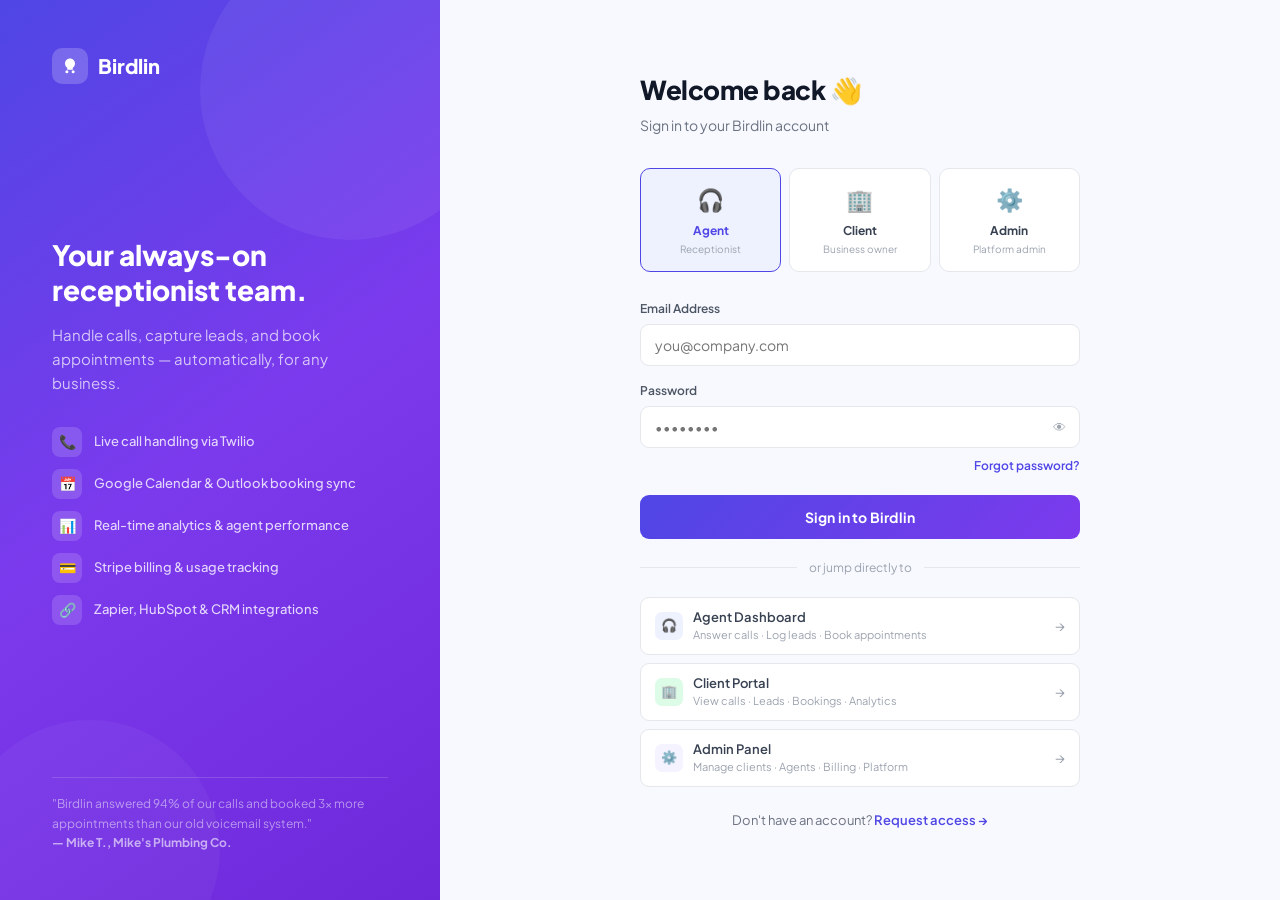
<file: login.html>
<!DOCTYPE html>
<html lang="en">
<head>
<meta charset="UTF-8"/>
<meta name="viewport" content="width=device-width,initial-scale=1.0"/>
<title>Sign In — Birdlin</title>
<link href="https://fonts.googleapis.com/css2?family=Plus+Jakarta+Sans:wght@400;500;600;700;800&family=DM+Mono:wght@400;500&display=swap" rel="stylesheet"/>
<link rel="stylesheet" href="assets/css/birdlin.css"/>
<style>
body{display:flex;background:#F8F9FF;min-height:100vh}
/* LEFT PANEL */
.lp{width:440px;flex-shrink:0;background:linear-gradient(145deg,#4F46E5 0%,#7C3AED 50%,#6D28D9 100%);position:relative;overflow:hidden;display:flex;flex-direction:column;justify-content:space-between;padding:48px 52px}
.lp::before{content:'';position:absolute;top:-60px;right:-60px;width:300px;height:300px;background:rgba(255,255,255,.06);border-radius:50%}
.lp::after{content:'';position:absolute;bottom:-80px;left:-40px;width:260px;height:260px;background:rgba(255,255,255,.04);border-radius:50%}
.lp-logo{display:flex;align-items:center;gap:10px;z-index:1;position:relative}
.lp-lm{width:36px;height:36px;background:rgba(255,255,255,.2);border-radius:10px;display:flex;align-items:center;justify-content:center}
.lp-lm svg{width:20px;height:20px;fill:#fff}
.lp-ln{font-size:20px;font-weight:800;color:#fff}
.lp-main{z-index:1;position:relative}
.lp-tag{font-size:28px;font-weight:800;color:#fff;line-height:1.25;margin-bottom:16px}
.lp-sub{font-size:15px;color:rgba(255,255,255,.7);line-height:1.6;margin-bottom:32px}
.feat{display:flex;flex-direction:column;gap:12px}
.fi{display:flex;align-items:center;gap:12px}
.fi-dot{width:30px;height:30px;border-radius:8px;background:rgba(255,255,255,.15);display:flex;align-items:center;justify-content:center;font-size:14px;flex-shrink:0}
.fi-text{font-size:13px;color:rgba(255,255,255,.8);font-weight:500}
.lp-foot{z-index:1;position:relative}
.lp-quote{font-size:12px;color:rgba(255,255,255,.5);line-height:1.6;border-top:1px solid rgba(255,255,255,.15);padding-top:16px}
/* RIGHT PANEL */
.rp{flex:1;display:flex;align-items:center;justify-content:center;padding:40px 20px}
.rp-box{width:100%;max-width:440px}
.rp-head{margin-bottom:32px}
.rp-title{font-size:26px;font-weight:800;color:var(--g900);letter-spacing:-.5px;margin-bottom:6px}
.rp-sub{font-size:14px;color:var(--g500)}
/* ROLE SELECTOR */
.roles{display:grid;grid-template-columns:repeat(3,1fr);gap:8px;margin-bottom:28px}
.role{border:1.5px solid var(--g200);border-radius:10px;padding:14px 12px;text-align:center;cursor:pointer;transition:all .18s;background:#fff}
.role:hover{border-color:var(--ind-m);background:var(--ind-l)}
.role.sel{border-color:var(--ind);background:var(--ind-l)}
.role-ic{font-size:22px;margin-bottom:6px}
.role-label{font-size:12px;font-weight:700;color:var(--g700)}
.role-sub{font-size:10px;color:var(--g400);margin-top:2px}
.role.sel .role-label{color:var(--ind)}
/* FORM */
.fgrp{margin-bottom:16px}
.flbl{font-size:12px;font-weight:600;color:var(--g600);margin-bottom:6px;display:block}
.finp{width:100%;border:1.5px solid var(--g200);border-radius:9px;padding:11px 14px;font-size:14px;font-family:var(--font);outline:none;color:var(--g800);background:#fff;transition:border .15s}
.finp:focus{border-color:var(--ind);box-shadow:0 0 0 3px rgba(79,70,229,.08)}
.pw-wrap{position:relative}
.pw-toggle{position:absolute;right:12px;top:50%;transform:translateY(-50%);background:none;border:none;cursor:pointer;font-size:13px;color:var(--g400);padding:2px}
.forgot{text-align:right;margin-top:-10px;margin-bottom:20px}
.forgot a{font-size:12px;color:var(--ind);text-decoration:none;font-weight:600}
.forgot a:hover{text-decoration:underline}
.sbtn{width:100%;background:linear-gradient(135deg,var(--ind),var(--pur));color:#fff;border:none;border-radius:9px;padding:13px;font-family:var(--font);font-size:14px;font-weight:700;cursor:pointer;transition:all .18s;letter-spacing:.2px}
.sbtn:hover{opacity:.92;transform:translateY(-1px);box-shadow:0 6px 20px rgba(79,70,229,.35)}
.sbtn:active{transform:translateY(0)}
.divider{display:flex;align-items:center;gap:12px;margin:20px 0;color:var(--g400);font-size:12px}
.divider::before,.divider::after{content:'';flex:1;height:1px;background:var(--g200)}
.quick-links{display:flex;flex-direction:column;gap:8px}
.qlink{display:flex;align-items:center;justify-content:space-between;padding:10px 14px;border:1.5px solid var(--g200);border-radius:9px;text-decoration:none;transition:all .15s;background:#fff}
.qlink:hover{border-color:var(--ind-m);background:var(--ind-l)}
.qlink-left{display:flex;align-items:center;gap:10px}
.qlink-ic{width:28px;height:28px;border-radius:7px;display:flex;align-items:center;justify-content:center;font-size:13px}
.qlink-name{font-size:13px;font-weight:600;color:var(--g700)}
.qlink-role{font-size:11px;color:var(--g400)}
.qlink-arr{font-size:14px;color:var(--g400)}
.signup{text-align:center;margin-top:24px;font-size:13px;color:var(--g500)}
.signup a{color:var(--ind);font-weight:600;text-decoration:none}
/* ERROR */
.err-msg{background:#FEF2F2;border:1px solid #FECACA;border-radius:8px;padding:10px 14px;font-size:12.5px;color:var(--red);margin-bottom:16px;display:none}
.err-msg.show{display:block}
/* RESPONSIVE */
@media(max-width:780px){
  .lp{display:none}
  body{background:#fff}
}
::-webkit-scrollbar{width:4px}
::-webkit-scrollbar-thumb{background:var(--g200);border-radius:10px}
</style>
</head>
<body>

<!-- LEFT PANEL -->
<div class="lp">
  <div class="lp-logo">
    <div class="lp-lm"><svg viewBox="0 0 16 16"><path d="M8 2C5.8 2 4 3.8 4 6c0 1.4.7 2.6 1.8 3.4V11h4.4V9.4C11.3 8.6 12 7.4 12 6c0-2.2-1.8-4-4-4z"/><circle cx="5.5" cy="12.5" r="1.2"/><circle cx="10.5" cy="12.5" r="1.2"/></svg></div>
    <span class="lp-ln">Birdlin</span>
  </div>
  <div class="lp-main">
    <div class="lp-tag">Your always-on<br/>receptionist team.</div>
    <div class="lp-sub">Handle calls, capture leads, and book appointments — automatically, for any business.</div>
    <div class="feat">
      <div class="fi"><div class="fi-dot">📞</div><span class="fi-text">Live call handling via Twilio</span></div>
      <div class="fi"><div class="fi-dot">📅</div><span class="fi-text">Google Calendar & Outlook booking sync</span></div>
      <div class="fi"><div class="fi-dot">📊</div><span class="fi-text">Real-time analytics & agent performance</span></div>
      <div class="fi"><div class="fi-dot">💳</div><span class="fi-text">Stripe billing & usage tracking</span></div>
      <div class="fi"><div class="fi-dot">🔗</div><span class="fi-text">Zapier, HubSpot & CRM integrations</span></div>
    </div>
  </div>
  <div class="lp-foot">
    <div class="lp-quote">"Birdlin answered 94% of our calls and booked 3× more appointments than our old voicemail system."<br/><strong style="color:rgba(255,255,255,.6)">— Mike T., Mike's Plumbing Co.</strong></div>
  </div>
</div>

<!-- RIGHT PANEL -->
<div class="rp">
  <div class="rp-box">
    <div class="rp-head">
      <div class="rp-title">Welcome back 👋</div>
      <div class="rp-sub">Sign in to your Birdlin account</div>
    </div>

    <!-- ROLE SELECTOR -->
    <div class="roles">
      <div class="role sel" id="role-agent" onclick="selectRole('agent')">
        <div class="role-ic">🎧</div>
        <div class="role-label">Agent</div>
        <div class="role-sub">Receptionist</div>
      </div>
      <div class="role" id="role-client" onclick="selectRole('client')">
        <div class="role-ic">🏢</div>
        <div class="role-label">Client</div>
        <div class="role-sub">Business owner</div>
      </div>
      <div class="role" id="role-admin" onclick="selectRole('admin')">
        <div class="role-ic">⚙️</div>
        <div class="role-label">Admin</div>
        <div class="role-sub">Platform admin</div>
      </div>
    </div>

    <!-- FORM -->
    <div id="errMsg" class="err-msg">Incorrect email or password. Please try again.</div>
    <div class="fgrp">
      <label class="flbl">Email Address</label>
      <input class="finp" type="email" id="email" placeholder="you@company.com" autocomplete="email"/>
    </div>
    <div class="fgrp">
      <label class="flbl">Password</label>
      <div class="pw-wrap">
        <input class="finp" type="password" id="pw" placeholder="••••••••" autocomplete="current-password"/>
        <button class="pw-toggle" onclick="togglePw()" id="pwBtn" type="button">👁</button>
      </div>
    </div>
    <div class="forgot"><a href="#">Forgot password?</a></div>

    <button class="sbtn" onclick="doLogin()">Sign in to Birdlin</button>

    <div class="divider">or jump directly to</div>

    <div class="quick-links">
      <a class="qlink" href="agent_dashboard.html">
        <div class="qlink-left">
          <div class="qlink-ic" style="background:#EEF2FF">🎧</div>
          <div><div class="qlink-name">Agent Dashboard</div><div class="qlink-role">Answer calls · Log leads · Book appointments</div></div>
        </div>
        <span class="qlink-arr">→</span>
      </a>
      <a class="qlink" href="client_dashboard.html">
        <div class="qlink-left">
          <div class="qlink-ic" style="background:#DCFCE7">🏢</div>
          <div><div class="qlink-name">Client Portal</div><div class="qlink-role">View calls · Leads · Bookings · Analytics</div></div>
        </div>
        <span class="qlink-arr">→</span>
      </a>
      <a class="qlink" href="admin_dashboard.html">
        <div class="qlink-left">
          <div class="qlink-ic" style="background:#F5F3FF">⚙️</div>
          <div><div class="qlink-name">Admin Panel</div><div class="qlink-role">Manage clients · Agents · Billing · Platform</div></div>
        </div>
        <span class="qlink-arr">→</span>
      </a>
    </div>

    <div class="signup">Don't have an account? <a href="#">Request access →</a></div>
  </div>
</div>

<script>
let role='agent';
const redirects={agent:'agent_dashboard.html',client:'client_dashboard.html',admin:'admin_dashboard.html'};
function selectRole(r){
  role=r;
  document.querySelectorAll('.role').forEach(el=>el.classList.remove('sel'));
  document.getElementById('role-'+r).classList.add('sel');
}
function doLogin(){
  const email=document.getElementById('email').value.trim();
  const pw=document.getElementById('pw').value;
  const err=document.getElementById('errMsg');
  if(!email||!pw){err.textContent='Please enter your email and password.';err.classList.add('show');return;}
  err.classList.remove('show');
  // Demo: any credentials work — route to selected dashboard
  const btn=document.querySelector('.sbtn');
  btn.textContent='Signing in…';btn.disabled=true;
  setTimeout(()=>window.location.href=redirects[role],900);
}
function togglePw(){
  const inp=document.getElementById('pw');
  const btn=document.getElementById('pwBtn');
  if(inp.type==='password'){inp.type='text';btn.textContent='🙈';}
  else{inp.type='password';btn.textContent='👁';}
}
document.addEventListener('keydown',e=>{if(e.key==='Enter')doLogin();});
</script>
</body>
</html>
</file>
<file: assets/css/birdlin.css>
/* =========================================================
   birdlin.css — Shared Design System
   Birdlin SaaS Platform v1.0
   ========================================================= */

/* ── Reset ─────────────────────────────────────────────── */
*,
*::before,
*::after {
  box-sizing: border-box;
  margin: 0;
  padding: 0;
}

/* ── Design Tokens ─────────────────────────────────────── */
:root {
  --ind: #4f46e5;
  --ind-l: #eef2ff;
  --ind-m: #c7d2fe;
  --pur: #7c3aed;
  --pur-l: #f5f3ff;
  --grn: #16a34a;
  --grn-l: #dcfce7;
  --grn-m: #22c55e;
  --amb: #d97706;
  --amb-l: #fef3c7;
  --amb-m: #f59e0b;
  --red: #dc2626;
  --red-l: #fef2f2;
  --red-m: #ef4444;
  --blu: #2563eb;
  --blu-l: #eff6ff;
  --blu-m: #3b82f6;
  --pur: #7c3aed;
  --pur-l: #f5f3ff;
  --tel: #0891b2;
  --tel-l: #ecfeff;
  --g50: #f9fafb;
  --g100: #f3f4f6;
  --g200: #e5e7eb;
  --g300: #d1d5db;
  --g400: #9ca3af;
  --g500: #6b7280;
  --g600: #4b5563;
  --g700: #374151;
  --g800: #1f2937;
  --g900: #111827;
  --page: #f8f9ff;
  --sbw: 220px;
  --tbh: 48px;
  --font: "Plus Jakarta Sans", sans-serif;
  --mono: "DM Mono", monospace;
  --r: 10px;
  --rs: 7px;
  --sh: 0 1px 3px rgba(0, 0, 0, 0.06), 0 1px 2px rgba(0, 0, 0, 0.04);
}

/* ── Base ────────────────────────────────────────────────── */
body {
  font-family: var(--font);
  background: var(--page);
  color: var(--g800);
  font-size: 14px;
  line-height: 1.5;
  min-height: 100vh;
}
a {
  color: inherit;
  text-decoration: none;
}

/* ── Top Navigation Bar ─────────────────────────────────── */
.topnav {
  position: fixed;
  top: 0;
  left: 0;
  right: 0;
  z-index: 200;
  background: #fff;
  border-bottom: 1px solid var(--g200);
  display: flex;
  align-items: center;
  padding: 0 20px;
  height: var(--tbh);
  gap: 4px;
  box-shadow: var(--sh);
}
.logo {
  font-size: 15px;
  font-weight: 800;
  color: var(--ind);
  margin-right: 16px;
  display: flex;
  align-items: center;
  gap: 7px;
  text-decoration: none;
}
.logo-m {
  width: 26px;
  height: 26px;
  background: linear-gradient(135deg, var(--ind), var(--pur));
  border-radius: 7px;
  display: flex;
  align-items: center;
  justify-content: center;
  flex-shrink: 0;
}
.logo-m svg {
  width: 14px;
  height: 14px;
  fill: #fff;
}
.navlink {
  padding: 6px 14px;
  border-radius: 7px;
  border: none;
  background: none;
  font-family: var(--font);
  font-size: 13px;
  font-weight: 500;
  color: var(--g500);
  cursor: pointer;
  transition: all 0.15s;
  text-decoration: none;
  display: inline-flex;
  align-items: center;
  gap: 5px;
}
.navlink:hover {
  background: var(--g100);
  color: var(--g700);
}
.navlink.on {
  background: var(--ind);
  color: #fff;
  font-weight: 600;
}
.nav-right {
  margin-left: auto;
  display: flex;
  align-items: center;
  gap: 8px;
}
.nav-icon {
  width: 32px;
  height: 32px;
  border-radius: 7px;
  border: 1px solid var(--g200);
  background: #fff;
  display: flex;
  align-items: center;
  justify-content: center;
  cursor: pointer;
  color: var(--g500);
  font-size: 13px;
  transition: 0.15s;
}
.nav-icon:hover {
  background: var(--g50);
}
.nav-av {
  width: 30px;
  height: 30px;
  border-radius: 50%;
  background: linear-gradient(135deg, #0891b2, #4f46e5);
  display: flex;
  align-items: center;
  justify-content: center;
  font-size: 11px;
  font-weight: 700;
  color: #fff;
  cursor: pointer;
  border: 2px solid var(--g200);
  transition: 0.15s;
}
.nav-av:hover {
  border-color: var(--ind);
}
.tbtn-sm {
  background: #fff;
  border: 1px solid var(--g200);
  border-radius: 7px;
  padding: 6px 12px;
  font-family: var(--font);
  font-size: 12px;
  font-weight: 600;
  color: var(--g600);
  cursor: pointer;
  transition: all 0.15s;
}
.tbtn-sm:hover {
  background: var(--g50);
  border-color: var(--g300);
}
.ham {
  display: none;
  background: none;
  border: 1px solid var(--g200);
  border-radius: 7px;
  padding: 5px 8px;
  cursor: pointer;
  font-size: 16px;
  color: var(--g600);
}

/* Notification badge wrapper */
.notif-badge {
  position: relative;
}
.notif-badge::after {
  content: "";
  position: absolute;
  top: -3px;
  right: -3px;
  background: var(--red-m);
  border-radius: 50%;
  width: 8px;
  height: 8px;
  border: 2px solid #fff;
}

/* ── App Layout ──────────────────────────────────────────── */
.app {
  display: flex;
  padding-top: var(--tbh);
  min-height: 100vh;
}

/* ── Sidebar ─────────────────────────────────────────────── */
.sb {
  width: var(--sbw);
  background: #fff;
  border-right: 1px solid var(--g200);
  display: flex;
  flex-direction: column;
  height: calc(100vh - var(--tbh));
  position: sticky;
  top: var(--tbh);
  overflow-y: auto;
  flex-shrink: 0;
  transition: 0.25s;
}
.sb-brand {
  padding: 16px 14px 12px;
  display: flex;
  align-items: center;
  gap: 10px;
  border-bottom: 1px solid var(--g100);
}
.sb-av {
  width: 34px;
  height: 34px;
  border-radius: 9px;
  display: flex;
  align-items: center;
  justify-content: center;
  font-size: 12px;
  font-weight: 700;
  flex-shrink: 0;
}
.sb-name {
  font-size: 13px;
  font-weight: 700;
  color: var(--g800);
}
.sb-role {
  font-size: 11px;
  color: var(--g400);
  margin-top: 1px;
}
.sb-nav {
  padding: 10px 8px;
  flex: 1;
}
.sb-foot {
  padding: 10px 8px;
  border-top: 1px solid var(--g100);
  margin-top: auto;
}
.status-wrap {
  padding: 4px;
}
.status-label {
  font-size: 10px;
  font-weight: 700;
  color: var(--g400);
  letter-spacing: 0.8px;
  text-transform: uppercase;
  margin-bottom: 8px;
}
.status-pills {
  display: grid;
  grid-template-columns: repeat(3, 1fr);
  gap: 6px;
}
.spill {
  display: inline-flex;
  align-items: center;
  justify-content: center;
  gap: 4px;
  min-height: 34px;
  padding: 7px 8px;
  border-radius: 999px;
  border: 1px solid var(--g200);
  background: #fff;
  color: var(--g500);
  font-size: 11px;
  font-weight: 700;
  cursor: pointer;
  transition: 0.15s;
}
.spill:hover {
  border-color: var(--g300);
  background: var(--g50);
}
.spill.active.ok {
  background: var(--grn-l);
  color: var(--grn);
  border-color: #bbf7d0;
}
.spill.active.busy {
  background: var(--amb-l);
  color: var(--amb);
  border-color: #fde68a;
}
.spill.active.off {
  background: var(--g100);
  color: var(--g700);
  border-color: var(--g300);
}
.ng {
  font-size: 10px;
  font-weight: 700;
  color: var(--g400);
  letter-spacing: 0.9px;
  text-transform: uppercase;
  padding: 8px 8px 4px;
}
.ni {
  display: flex;
  align-items: center;
  gap: 10px;
  padding: 10px 12px;
  border-radius: var(--rs);
  font-size: 13px;
  font-weight: 500;
  color: var(--g600);
  cursor: pointer;
  transition: all 0.12s;
  margin-bottom: 2px;
  position: relative;
}
.ni:hover {
  background: var(--g50);
  color: var(--g800);
}
.ni.on {
  background: var(--ind-l);
  color: var(--ind);
  font-weight: 600;
}
.ni.on::before {
  content: "";
  position: absolute;
  left: 0;
  top: 4px;
  bottom: 4px;
  width: 3px;
  background: var(--ind);
  border-radius: 0 3px 3px 0;
}
.ni-ic {
  width: 16px;
  height: 16px;
  flex-shrink: 0;
  opacity: 0.7;
}
.ni.on .ni-ic {
  opacity: 1;
}
.nbadge {
  margin-left: auto;
  background: var(--red-m);
  color: #fff;
  border-radius: 10px;
  padding: 1px 6px;
  font-size: 9.5px;
  font-weight: 700;
}
.nbg {
  margin-left: auto;
  background: var(--ind-l);
  color: var(--ind);
  border-radius: 10px;
  padding: 1px 6px;
  font-size: 9.5px;
  font-weight: 700;
}

/* ── Main Content ─────────────────────────────────────────── */
.mc {
  flex: 1;
  overflow: hidden;
  display: flex;
  flex-direction: column;
  min-width: 0;
}
.page {
  padding: 20px;
  flex: 1;
  overflow-y: auto;
}
.pagebar {
  padding: 16px 20px;
  background: rgba(248, 249, 255, 0.88);
  border-bottom: 1px solid var(--g200);
  backdrop-filter: blur(10px);
  display: flex;
  align-items: center;
  justify-content: space-between;
  gap: 10px;
  flex-wrap: wrap;
}
.page-title {
  font-size: 18px;
  font-weight: 800;
  color: var(--g900);
  letter-spacing: -0.4px;
}
.page-sub {
  font-size: 12px;
  color: var(--g400);
  font-family: var(--mono);
}

/* ── Topbar (section header) ─────────────────────────────── */
.topbar {
  padding: 14px 20px;
  background: #fff;
  border-bottom: 1px solid var(--g200);
  display: flex;
  align-items: center;
  justify-content: space-between;
  flex-shrink: 0;
  gap: 10px;
}
.tb-title {
  font-size: 16px;
  font-weight: 800;
  color: var(--g900);
  letter-spacing: -0.3px;
}
.tb-sub {
  font-size: 12px;
  color: var(--g400);
  margin-left: 8px;
}
.tb-right {
  display: flex;
  align-items: center;
  gap: 8px;
}
.tav {
  width: 30px;
  height: 30px;
  border-radius: 50%;
  display: flex;
  align-items: center;
  justify-content: center;
  font-size: 11px;
  font-weight: 700;
  color: #fff;
}

/* Section visibility */
.sec {
  display: none;
}
.sec.on {
  display: block;
}

/* ── Card ─────────────────────────────────────────────────── */
.card {
  background: #fff;
  border-radius: var(--r);
  border: 1px solid var(--g200);
  overflow: hidden;
  box-shadow: var(--sh);
}
.ch {
  padding: 14px 18px;
  border-bottom: 1px solid var(--g100);
  display: flex;
  align-items: center;
  justify-content: space-between;
  gap: 12px;
  flex-wrap: wrap;
}
.ct {
  font-size: 14px;
  font-weight: 700;
  color: var(--g800);
}
.cb {
  padding: 16px 18px;
}

/* ── Stats Grid & Cards ─────────────────────────────────── */
.mg {
  display: grid;
  grid-template-columns: repeat(4, 1fr);
  gap: 16px;
  margin-bottom: 20px;
}
.mcard {
  background: #fff;
  border: 1px solid var(--g200);
  border-radius: var(--r);
  padding: 18px;
  box-shadow: var(--sh);
  position: relative;
  overflow: hidden;
}
.mcard::after {
  content: "";
  position: absolute;
  top: 0;
  left: 0;
  right: 0;
  height: 3px;
  border-radius: var(--r) var(--r) 0 0;
}
.mi1::after { background: linear-gradient(90deg, var(--ind), var(--pur)); }
.mi2::after { background: linear-gradient(90deg, var(--grn), var(--tel)); }
.mi3::after { background: linear-gradient(90deg, var(--amb), var(--red)); }
.mi4::after { background: linear-gradient(90deg, var(--tel), var(--grn)); }
.mi5::after { background: linear-gradient(90deg, var(--red), var(--pur)); }

.mic {
  width: 36px;
  height: 36px;
  border-radius: 9px;
  display: flex;
  align-items: center;
  justify-content: center;
  margin-bottom: 12px;
}
.mic svg {
  width: 18px;
  height: 18px;
}
.ml {
  font-size: 11px;
  font-weight: 600;
  color: var(--g500);
  text-transform: uppercase;
  letter-spacing: 0.6px;
  margin-bottom: 5px;
}
.mv {
  font-size: 26px;
  font-weight: 800;
  color: var(--g900);
  letter-spacing: -1px;
  font-family: var(--mono);
  line-height: 1;
}
.mch {
  font-size: 11.5px;
  font-weight: 600;
  margin-top: 5px;
}
.cup { color: var(--grn); }
.cdn { color: var(--red); }
.cne { color: var(--g400); }

@media (max-width: 900px) {
  .mg { grid-template-columns: repeat(2, 1fr); }
}
@media (max-width: 500px) {
  .mg { grid-template-columns: 1fr; }
}

/* ── Status Pills ─────────────────────────────────────────── */
.pill {
  display: inline-flex;
  align-items: center;
  border-radius: 20px;
  padding: 3px 10px;
  font-size: 11px;
  font-weight: 600;
  border: 1px solid transparent;
}
.pg {
  background: var(--grn-l);
  color: var(--grn);
  border-color: #bbf7d0;
}
.pa {
  background: var(--amb-l);
  color: var(--amb);
  border-color: #fde68a;
}
.pi {
  background: var(--ind-l);
  color: var(--ind);
  border-color: var(--ind-m);
}
.pb {
  background: var(--blu-l);
  color: var(--blu);
  border-color: #bfdbfe;
}
.pr {
  background: var(--red-l);
  color: var(--red);
  border-color: #fecaca;
}
.pgr {
  background: var(--pur-l);
  color: var(--pur);
  border-color: #ddd6fe;
}
.pt {
  background: var(--tel-l);
  color: var(--tel);
  border-color: #a5f3fc;
}

/* ── Buttons ──────────────────────────────────────────────── */
.bpri {
  background: var(--ind);
  color: #fff;
  border: none;
  border-radius: var(--rs);
  padding: 8px 16px;
  font-family: var(--font);
  font-size: 13px;
  font-weight: 600;
  cursor: pointer;
  display: inline-flex;
  align-items: center;
  gap: 6px;
  transition: 0.15s;
}
.bpri:hover {
  background: #4338ca;
  box-shadow: 0 4px 12px rgba(79, 70, 229, 0.25);
}
.bpri svg {
  width: 13px;
  height: 13px;
}
.bout {
  background: #fff;
  border: 1.5px solid var(--g200);
  border-radius: var(--rs);
  padding: 7px 14px;
  font-family: var(--font);
  font-size: 13px;
  font-weight: 600;
  color: var(--g600);
  cursor: pointer;
  transition: 0.15s;
}
.bout:hover {
  background: var(--g50);
  border-color: var(--g300);
}

/* ── Form Elements ─────────────────────────────────────────── */
.fgrp {
  margin-bottom: 12px;
}
.flbl {
  font-size: 11px;
  font-weight: 600;
  color: var(--g500);
  margin-bottom: 5px;
  display: block;
}
.inp {
  width: 100%;
  border: 1.5px solid var(--g200);
  border-radius: var(--rs);
  padding: 8px 11px;
  font-size: 13px;
  font-family: var(--font);
  outline: none;
  color: var(--g800);
  background: #fff;
  transition: border 0.15s;
}
.inp:focus {
  border-color: var(--ind);
  box-shadow: 0 0 0 3px rgba(79, 70, 229, 0.08);
}
select.inp {
  cursor: pointer;
}
.txta {
  width: 100%;
  border: 1.5px solid var(--g200);
  border-radius: var(--rs);
  padding: 8px 11px;
  font-size: 13px;
  font-family: var(--font);
  outline: none;
  color: var(--g800);
  resize: vertical;
  min-height: 72px;
  transition: border 0.15s;
}
.txta:focus {
  border-color: var(--ind);
}

/* ── Data Table ───────────────────────────────────────────── */
.dt {
  width: 100%;
  border-collapse: collapse;
  min-width: 640px;
}
.dt th {
  padding: 10px 16px;
  text-align: left;
  font-size: 11px;
  font-weight: 700;
  color: var(--g400);
  letter-spacing: 0.6px;
  text-transform: uppercase;
  border-bottom: 1.5px solid var(--g200);
  white-space: nowrap;
}
.dt td {
  padding: 12px 16px;
  border-bottom: 1px solid var(--g100);
  font-size: 13px;
  color: var(--g700);
  vertical-align: middle;
}
.dt tbody tr:last-child td {
  border-bottom: none;
}
.dt tbody tr:hover td {
  background: var(--g50);
}
.cr {
  display: flex;
  align-items: center;
  gap: 10px;
}
.av {
  width: 30px;
  height: 30px;
  border-radius: 8px;
  display: flex;
  align-items: center;
  justify-content: center;
  font-size: 10px;
  font-weight: 700;
  flex-shrink: 0;
}
.avc {
  border-radius: 50%;
}

.stabs {
  display: flex;
  align-items: center;
  gap: 8px;
  flex-wrap: wrap;
  margin-bottom: 16px;
}
.stab {
  padding: 8px 14px;
  border-radius: 999px;
  border: 1px solid var(--g200);
  background: #fff;
  color: var(--g500);
  font-family: var(--font);
  font-size: 12px;
  font-weight: 700;
  cursor: pointer;
  transition: 0.15s;
}
.stab:hover {
  background: var(--g50);
  border-color: var(--g300);
}
.stab.on {
  background: var(--ind);
  color: #fff;
  border-color: var(--ind);
}
.sgrid {
  display: grid;
  grid-template-columns: repeat(3, minmax(0, 1fr));
  gap: 16px;
}
.stsec {
  display: none;
}
.stsec.on {
  display: block;
}
.sc {
  background: #fff;
  border: 1px solid var(--g200);
  border-radius: var(--r);
  box-shadow: var(--sh);
  padding: 18px;
}
.sc-title {
  font-size: 14px;
  font-weight: 700;
  color: var(--g800);
  margin-bottom: 14px;
}
.tog-row {
  display: flex;
  align-items: center;
  justify-content: space-between;
  gap: 12px;
  padding: 12px 0;
  border-bottom: 1px solid var(--g100);
}
.tog-row:last-of-type {
  border-bottom: none;
}
.tog-label {
  font-size: 13px;
  font-weight: 600;
  color: var(--g700);
}
.tog-hint {
  font-size: 11px;
  color: var(--g400);
  margin-top: 2px;
}
.tog {
  position: relative;
  width: 44px;
  height: 24px;
  flex-shrink: 0;
}
.tog input {
  opacity: 0;
  width: 0;
  height: 0;
}
.tog-sl {
  position: absolute;
  inset: 0;
  border-radius: 999px;
  background: var(--g300);
  transition: 0.18s;
  cursor: pointer;
}
.tog-sl::before {
  content: "";
  position: absolute;
  top: 3px;
  left: 3px;
  width: 18px;
  height: 18px;
  border-radius: 50%;
  background: #fff;
  box-shadow: 0 1px 3px rgba(0, 0, 0, 0.15);
  transition: 0.18s;
}
.tog input:checked + .tog-sl {
  background: var(--ind);
}
.tog input:checked + .tog-sl::before {
  transform: translateX(20px);
}

.notif-row {
  display: flex;
  align-items: flex-start;
  gap: 12px;
  padding: 14px 18px;
  border-bottom: 1px solid var(--g100);
  cursor: pointer;
  transition: 0.12s;
}
.notif-row:last-child {
  border-bottom: none;
}
.notif-row:hover {
  background: var(--g50);
}
.notif-row.unread {
  background: linear-gradient(90deg, rgba(79, 70, 229, 0.05), rgba(79, 70, 229, 0));
}
.notif-dot {
  width: 8px;
  height: 8px;
  border-radius: 50%;
  margin-top: 5px;
  flex-shrink: 0;
}
.notif-copy {
  flex: 1;
  min-width: 0;
}
.notif-copy .notif-title {
  font-size: 13px;
}
.notif-copy .notif-sub {
  font-size: 12px;
  color: var(--g500);
}
.notif-stamp {
  font-size: 11px;
  color: var(--g400);
  font-family: var(--mono);
  white-space: nowrap;
}

.ai {
  display: flex;
  align-items: flex-start;
  gap: 12px;
  padding: 12px 0;
  border-bottom: 1px solid var(--g100);
}
.ai:last-child {
  border-bottom: none;
}
.ad {
  width: 10px;
  height: 10px;
  border-radius: 50%;
  margin-top: 5px;
  flex-shrink: 0;
}
.ac {
  flex: 1;
  min-width: 0;
}
.at {
  font-size: 13px;
  font-weight: 600;
  color: var(--g800);
}
.as {
  font-size: 11.5px;
  color: var(--g400);
  margin-top: 2px;
}
.atime {
  font-size: 11px;
  color: var(--g400);
  font-family: var(--mono);
  white-space: nowrap;
}

.tc2 {
  display: grid;
  grid-template-columns: minmax(0, 1fr) 340px;
  gap: 16px;
}
.t23 {
  display: grid;
  grid-template-columns: minmax(0, 2fr) minmax(280px, 1fr);
  gap: 16px;
}
.grid-2 {
  display: grid;
  grid-template-columns: repeat(2, minmax(0, 1fr));
  gap: 16px;
}
.grid-2-tight {
  display: grid;
  grid-template-columns: repeat(2, minmax(0, 1fr));
  gap: 14px;
}

.bp {
  background: linear-gradient(135deg, var(--ind), var(--pur));
  border-radius: var(--r);
  padding: 16px;
  color: #fff;
  margin-bottom: 14px;
}
.bpn {
  font-size: 11px;
  font-weight: 700;
  letter-spacing: 0.8px;
  text-transform: uppercase;
  opacity: 0.72;
  margin-bottom: 4px;
}
.bpp {
  font-size: 28px;
  font-weight: 800;
  letter-spacing: -1px;
  line-height: 1;
}
.bpc {
  font-size: 13px;
  opacity: 0.72;
}
.bur {
  display: flex;
  justify-content: space-between;
  gap: 10px;
  margin-top: 12px;
  flex-wrap: wrap;
}
.bul {
  font-size: 11px;
  opacity: 0.75;
}
.buv {
  font-size: 13px;
  font-weight: 700;
}
.ubw {
  margin-bottom: 12px;
}
.ubl {
  display: flex;
  justify-content: space-between;
  align-items: center;
  gap: 10px;
  margin-bottom: 5px;
}
.ubn {
  font-size: 12.5px;
  font-weight: 500;
  color: var(--g700);
}
.ubv {
  font-size: 12px;
  font-weight: 600;
  color: var(--g500);
  font-family: var(--mono);
}
.ubt {
  height: 6px;
  background: var(--g100);
  border-radius: 999px;
  overflow: hidden;
}
.ubf {
  height: 100%;
  border-radius: inherit;
}

.nt {
  border-radius: var(--rs);
  padding: 10px 12px;
  font-size: 12px;
  display: flex;
  gap: 8px;
  align-items: flex-start;
}
.nta {
  background: var(--amb-l);
  border-left: 3px solid var(--amb-m);
  color: #92400e;
  border-radius: 0 var(--rs) var(--rs) 0;
}
.ntg {
  background: var(--grn-l);
  border-left: 3px solid var(--grn-m);
  color: #14532d;
  border-radius: 0 var(--rs) var(--rs) 0;
}
.ntb {
  background: var(--blu-l);
  border-left: 3px solid var(--blu-m);
  color: #1e40af;
  border-radius: 0 var(--rs) var(--rs) 0;
}

.rr {
  display: flex;
  align-items: center;
  gap: 10px;
  padding: 10px 0;
  border-bottom: 1px solid var(--g100);
}
.rr:last-child {
  border-bottom: none;
}
.ri {
  flex: 1;
  min-width: 0;
}
.rn {
  font-size: 12.5px;
  font-weight: 500;
  color: var(--g700);
}
.rm {
  font-size: 11.5px;
  color: var(--g400);
  margin-top: 1px;
}
.rd {
  font-size: 12px;
  font-family: var(--mono);
  color: var(--g500);
}
.rp-btn {
  width: 28px;
  height: 28px;
  border-radius: 50%;
  background: var(--ind-l);
  border: none;
  display: flex;
  align-items: center;
  justify-content: center;
  color: var(--ind);
  font-size: 11px;
  cursor: pointer;
  flex-shrink: 0;
  transition: 0.15s;
}
.rp-btn:hover {
  background: var(--ind);
  color: #fff;
}

.int-card {
  background: #fff;
  border: 1px solid var(--g200);
  border-radius: var(--rs);
  padding: 14px;
  display: flex;
  align-items: center;
  gap: 12px;
  margin-bottom: 8px;
  transition: border 0.15s;
}
.int-card:hover {
  border-color: var(--g300);
}
.int-ic {
  width: 38px;
  height: 38px;
  border-radius: 9px;
  display: flex;
  align-items: center;
  justify-content: center;
  font-size: 18px;
  flex-shrink: 0;
}
.int-name {
  font-size: 13px;
  font-weight: 600;
}
.int-desc {
  font-size: 11px;
  color: var(--g400);
  margin-top: 1px;
}
.int-status {
  margin-left: auto;
  font-size: 11px;
  font-weight: 700;
  padding: 4px 10px;
  border-radius: 99px;
  cursor: pointer;
  border: none;
  font-family: var(--font);
}

.clr {
  display: flex;
  align-items: center;
  gap: 10px;
  padding: 12px 16px;
  border-bottom: 1px solid var(--g100);
  transition: 0.1s;
}
.clr:last-child {
  border-bottom: none;
}
.clr:hover {
  background: var(--g50);
}
.cli {
  flex: 1;
  min-width: 0;
}
.cln {
  font-size: 13px;
  font-weight: 600;
  color: var(--g800);
}
.clm {
  font-size: 11px;
  color: var(--g400);
  margin-top: 1px;
}
.clu {
  text-align: right;
  margin-right: 10px;
}
.clc {
  font-size: 13px;
  font-weight: 700;
  color: var(--g800);
  font-family: var(--mono);
}
.clp {
  font-size: 11px;
  color: var(--g400);
  white-space: nowrap;
}

.sr {
  display: flex;
  align-items: center;
  justify-content: space-between;
  gap: 10px;
  padding: 8px 0;
  border-bottom: 1px solid var(--g100);
}
.sr:last-child {
  border-bottom: none;
}
.srlab {
  font-size: 12.5px;
  color: var(--g600);
}
.srval {
  font-size: 13px;
  font-weight: 700;
  color: var(--g800);
  font-family: var(--mono);
}

/* ── Modal ────────────────────────────────────────────────── */
.modal-bg {
  position: fixed;
  inset: 0;
  background: rgba(0, 0, 0, 0.45);
  z-index: 500;
  display: none;
  align-items: center;
  justify-content: center;
  padding: 20px;
}
.modal-bg.open {
  display: flex;
  animation: blfade 0.18s ease;
}
.modal {
  background: #fff;
  border-radius: 12px;
  width: 100%;
  max-width: 520px;
  box-shadow: 0 20px 60px rgba(0, 0, 0, 0.18);
  overflow: hidden;
}
.modal-hd {
  padding: 16px 20px;
  border-bottom: 1px solid var(--g200);
  display: flex;
  align-items: center;
  justify-content: space-between;
}
.modal-title {
  font-size: 15px;
  font-weight: 700;
  color: var(--g900);
}
.modal-close {
  width: 28px;
  height: 28px;
  border-radius: 7px;
  border: none;
  background: var(--g100);
  cursor: pointer;
  font-size: 15px;
  display: flex;
  align-items: center;
  justify-content: center;
  color: var(--g500);
}
.modal-close:hover {
  background: var(--g200);
}
.modal-body {
  padding: 20px;
}
.modal-foot {
  padding: 14px 20px;
  border-top: 1px solid var(--g200);
  display: flex;
  justify-content: flex-end;
  gap: 8px;
}
.fg2 {
  display: grid;
  grid-template-columns: 1fr 1fr;
  gap: 12px;
  margin-bottom: 12px;
}

/* ── Dropdown ──────────────────────────────────────────────── */
.dd-wrap {
  position: relative;
}
.dd-menu {
  position: absolute;
  top: calc(100% + 8px);
  right: 0;
  background: #fff;
  border: 1px solid var(--g200);
  border-radius: var(--r);
  box-shadow: 0 8px 24px rgba(0, 0, 0, 0.12);
  min-width: 220px;
  z-index: 300;
  display: none;
  overflow: hidden;
}
.dd-menu.open {
  display: block;
  animation: blfade 0.15s ease;
}
.dd-head {
  padding: 14px 16px;
  border-bottom: 1px solid var(--g100);
}
.dd-name {
  font-size: 13px;
  font-weight: 700;
  color: var(--g800);
}
.dd-email {
  font-size: 11px;
  color: var(--g400);
  margin-top: 2px;
}
.dd-item {
  display: flex;
  align-items: center;
  gap: 10px;
  padding: 10px 16px;
  font-size: 13px;
  color: var(--g600);
  cursor: pointer;
  transition: 0.1s;
  text-decoration: none;
}
.dd-item:hover {
  background: var(--g50);
  color: var(--g800);
}
.dd-item svg {
  width: 14px;
  height: 14px;
  flex-shrink: 0;
  opacity: 0.6;
}
.dd-sep {
  height: 1px;
  background: var(--g100);
  margin: 4px 0;
}
.dd-item.danger {
  color: var(--red);
}
.dd-item.danger:hover {
  background: var(--red-l);
}

/* ── Notification Panel ─────────────────────────────────── */
.notif-hd {
  padding: 10px 16px;
  display: flex;
  align-items: center;
  justify-content: space-between;
  border-bottom: 1px solid var(--g200);
}
.notif-hd span {
  font-size: 12px;
  font-weight: 700;
  color: var(--g700);
}
.notif-hd button {
  font-size: 11px;
  color: var(--ind);
  background: none;
  border: none;
  cursor: pointer;
  font-family: var(--font);
}
.notif-item {
  padding: 12px 16px;
  border-bottom: 1px solid var(--g100);
  cursor: pointer;
  transition: 0.1s;
}
.notif-item:hover {
  background: var(--g50);
}
.notif-item:last-child {
  border-bottom: none;
}
.notif-title {
  font-size: 12.5px;
  font-weight: 600;
  color: var(--g800);
}
.notif-sub {
  font-size: 11.5px;
  color: var(--g400);
  margin-top: 1px;
}
.notif-time {
  font-size: 10.5px;
  color: var(--g400);
  margin-top: 3px;
  font-family: var(--mono);
}

/* ── Toast Notification ──────────────────────────────────── */
#toast {
  position: fixed;
  bottom: 24px;
  right: 24px;
  background: var(--g900);
  color: #fff;
  padding: 12px 20px;
  border-radius: var(--r);
  font-size: 13px;
  font-weight: 600;
  z-index: 9999;
  display: none;
  align-items: center;
  gap: 8px;
  box-shadow: 0 8px 24px rgba(0, 0, 0, 0.2);
  pointer-events: none;
}
#toast.show {
  display: flex;
  animation: blfade 0.2s ease;
}

/* ── Animations ───────────────────────────────────────────── */
@keyframes blfade {
  from {
    opacity: 0;
    transform: translateY(4px);
  }
  to {
    opacity: 1;
    transform: translateY(0);
  }
}
@keyframes pulse {
  0%,
  100% {
    opacity: 1;
  }
  50% {
    opacity: 0.6;
  }
}

/* ── Scrollbar ────────────────────────────────────────────── */
::-webkit-scrollbar {
  width: 5px;
  height: 5px;
}
::-webkit-scrollbar-track {
  background: transparent;
}
::-webkit-scrollbar-thumb {
  background: var(--g200);
  border-radius: 10px;
}

/* ── Agent Specific Components ────────────────────────── */

/* Active Call Banner */
.ca {
  background: linear-gradient(135deg, var(--ind), var(--pur));
  border-radius: var(--r);
  padding: 20px 24px;
  margin-bottom: 20px;
  display: flex;
  align-items: center;
  gap: 20px;
  color: #fff;
  box-shadow: 0 10px 25px rgba(79, 70, 229, 0.25);
  animation: pulse 2s infinite;
}
.cri {
  width: 50px;
  height: 50px;
  background: rgba(255, 255, 255, 0.2);
  border-radius: 50%;
  display: flex;
  align-items: center;
  justify-content: center;
  flex-shrink: 0;
}
.cri svg { width: 24px; height: 24px; fill: #fff; }
.cai { flex: 1; }
.cbn { font-size: 16px; font-weight: 800; margin-bottom: 2px; }
.ccn { font-size: 13px; opacity: 0.85; font-family: var(--mono); }
.ctimer { font-size: 24px; font-weight: 800; font-family: var(--mono); }
.cact { display: flex; gap: 10px; }
.bscr, .bdec, .bans {
  padding: 10px 18px;
  border-radius: 8px;
  font-family: var(--font);
  font-size: 13px;
  font-weight: 700;
  cursor: pointer;
  border: none;
  transition: .15s;
}
.bscr { background: rgba(255,255,255,0.15); color: #fff; border: 1px solid rgba(255,255,255,0.3); }
.bdec { background: var(--red); color: #fff; }
.bans { background: var(--grn); color: #fff; box-shadow: 0 4px 12px rgba(0,0,0,0.1); }

/* Script Panel */
.sp {
  background: #fff;
  border-radius: var(--r);
  border: 1px solid var(--g200);
  box-shadow: var(--sh);
  display: flex;
  flex-direction: column;
}
.sph { padding: 18px; border-bottom: 1px solid var(--g100); }
.spht { font-size: 15px; font-weight: 800; color: var(--g800); }
.sphs { font-size: 12px; color: var(--g400); margin-top: 2px; }
.sptab { display: flex; gap: 8px; margin-top: 14px; }
.sptab button {
  padding: 6px 14px;
  border-radius: 6px;
  border: 1.5px solid var(--g200);
  background: #fff;
  font-family: var(--font);
  font-size: 12px;
  font-weight: 600;
  color: var(--g500);
  cursor: pointer;
}
.sptab button.act { background: var(--ind-l); color: var(--ind); border-color: var(--ind-m); }

.ss { display: flex; align-items: flex-start; gap: 14px; padding: 14px 18px; border-bottom: 1px solid var(--g50); }
.ss:last-child { border-bottom: none; }
.sn { width: 24px; height: 24px; border-radius: 6px; display: flex; align-items: center; justify-content: center; font-size: 12px; font-weight: 800; flex-shrink: 0; }
.st { font-size: 13px; color: var(--g700); line-height: 1.5; }
.st strong { display: block; font-size: 11px; text-transform: uppercase; color: var(--g400); letter-spacing: 0.5px; margin-bottom: 2px; }

/* FAQ Accordion */
.faq-q { padding: 12px 18px; background: var(--g50); border-bottom: 1px solid var(--g100); font-weight: 600; font-size: 13px; cursor: pointer; display: flex; justify-content: space-between; }
.faq-a { padding: 0 18px; max-height: 0; overflow: hidden; font-size: 13px; color: var(--g600); line-height: 1.6; transition: 0.2s; }
.faq-a.open { padding: 12px 18px; max-height: 200px; border-bottom: 1px solid var(--g50); }

/* Disposition Bar */
.sl { font-size: 11px; font-weight: 700; color: var(--g400); text-transform: uppercase; letter-spacing: 0.8px; margin: 16px 0 10px; }
.dbar { display: grid; grid-template-columns: repeat(auto-fill, minmax(110px, 1fr)); gap: 8px; }
.db { 
  padding: 10px 8px; 
  border-radius: 8px; 
  border: 1.5px solid var(--g200); 
  background: #fff; 
  font-family: var(--font); 
  font-size: 12px; 
  font-weight: 600; 
  cursor: pointer; 
  transition: .15s; 
  text-align: center;
}
.db:hover { border-color: var(--ind-m); background: var(--g50); }
.db.sel { border-width: 2px; box-shadow: 0 4px 12px rgba(0,0,0,0.05); }

/* Performance Grid */
.pgrid { display: grid; grid-template-columns: repeat(3, 1fr); gap: 16px; }
.pc { background: #fff; border-radius: var(--r); padding: 24px; border: 1px solid var(--g200); text-align: center; box-shadow: var(--sh); }
.pv { font-size: 32px; font-weight: 800; font-family: var(--mono); color: var(--g900); }
.pl { font-size: 12px; font-weight: 600; color: var(--g500); margin: 6px 0 12px; }
.ps { display: inline-block; padding: 4px 12px; border-radius: 20px; font-size: 11px; font-weight: 700; }

/* Live Indicator */
.ws-live {
  display: inline-flex;
  align-items: center;
  gap: 5px;
  background: var(--red-l);
  color: var(--red);
  padding: 2px 8px;
  border-radius: 4px;
  font-size: 9px;
  font-weight: 800;
  animation: pulse 1s infinite;
}

/* 2-Column Grid Layouts */
.g2 { display: grid; grid-template-columns: 1fr 340px; gap: 16px; }
.g2l { display: grid; grid-template-columns: 1fr 300px; gap: 16px; }

@media(max-width: 1100px) {
  .g2, .g2l, .tc2, .t23, .sgrid, .pgrid, .grid-2, .grid-2-tight { grid-template-columns: 1fr; }
}

/* ── Responsive ───────────────────────────────────────────── */
@media (max-width: 900px) {
  .topnav {
    padding: 0 14px;
  }
  .navlink,
  .tbtn-sm {
    display: none;
  }
}
@media (max-width: 700px) {
  .sb {
    position: fixed;
    top: var(--tbh);
    left: 0;
    bottom: 0;
    transform: translateX(-100%);
    z-index: 100;
    transition: 0.25s;
  }
  .sb.open {
    transform: translateX(0);
  }
  .ham {
    display: flex;
  }
  .topbar .tb-sub {
    display: none;
  }
  .page {
    padding: 14px;
  }
  .pagebar,
  .topbar {
    padding-left: 14px;
    padding-right: 14px;
  }
  .fg2 {
    grid-template-columns: 1fr;
  }
  .ca,
  .cact,
  .notif-row,
  .rr,
  .sr,
  .tog-row,
  .int-card {
    flex-wrap: wrap;
  }
  .cact > * {
    flex: 1 1 140px;
  }
  .int-status,
  .notif-stamp,
  .atime {
    margin-left: 0;
  }
  .dt {
    display: block;
    overflow-x: auto;
    -webkit-overflow-scrolling: touch;
  }
}
@media (max-width: 560px) {
  .status-pills {
    grid-template-columns: 1fr;
  }
  .modal-foot {
    flex-direction: column-reverse;
  }
  .modal-foot > * {
    width: 100%;
    justify-content: center;
  }
}
</file>
